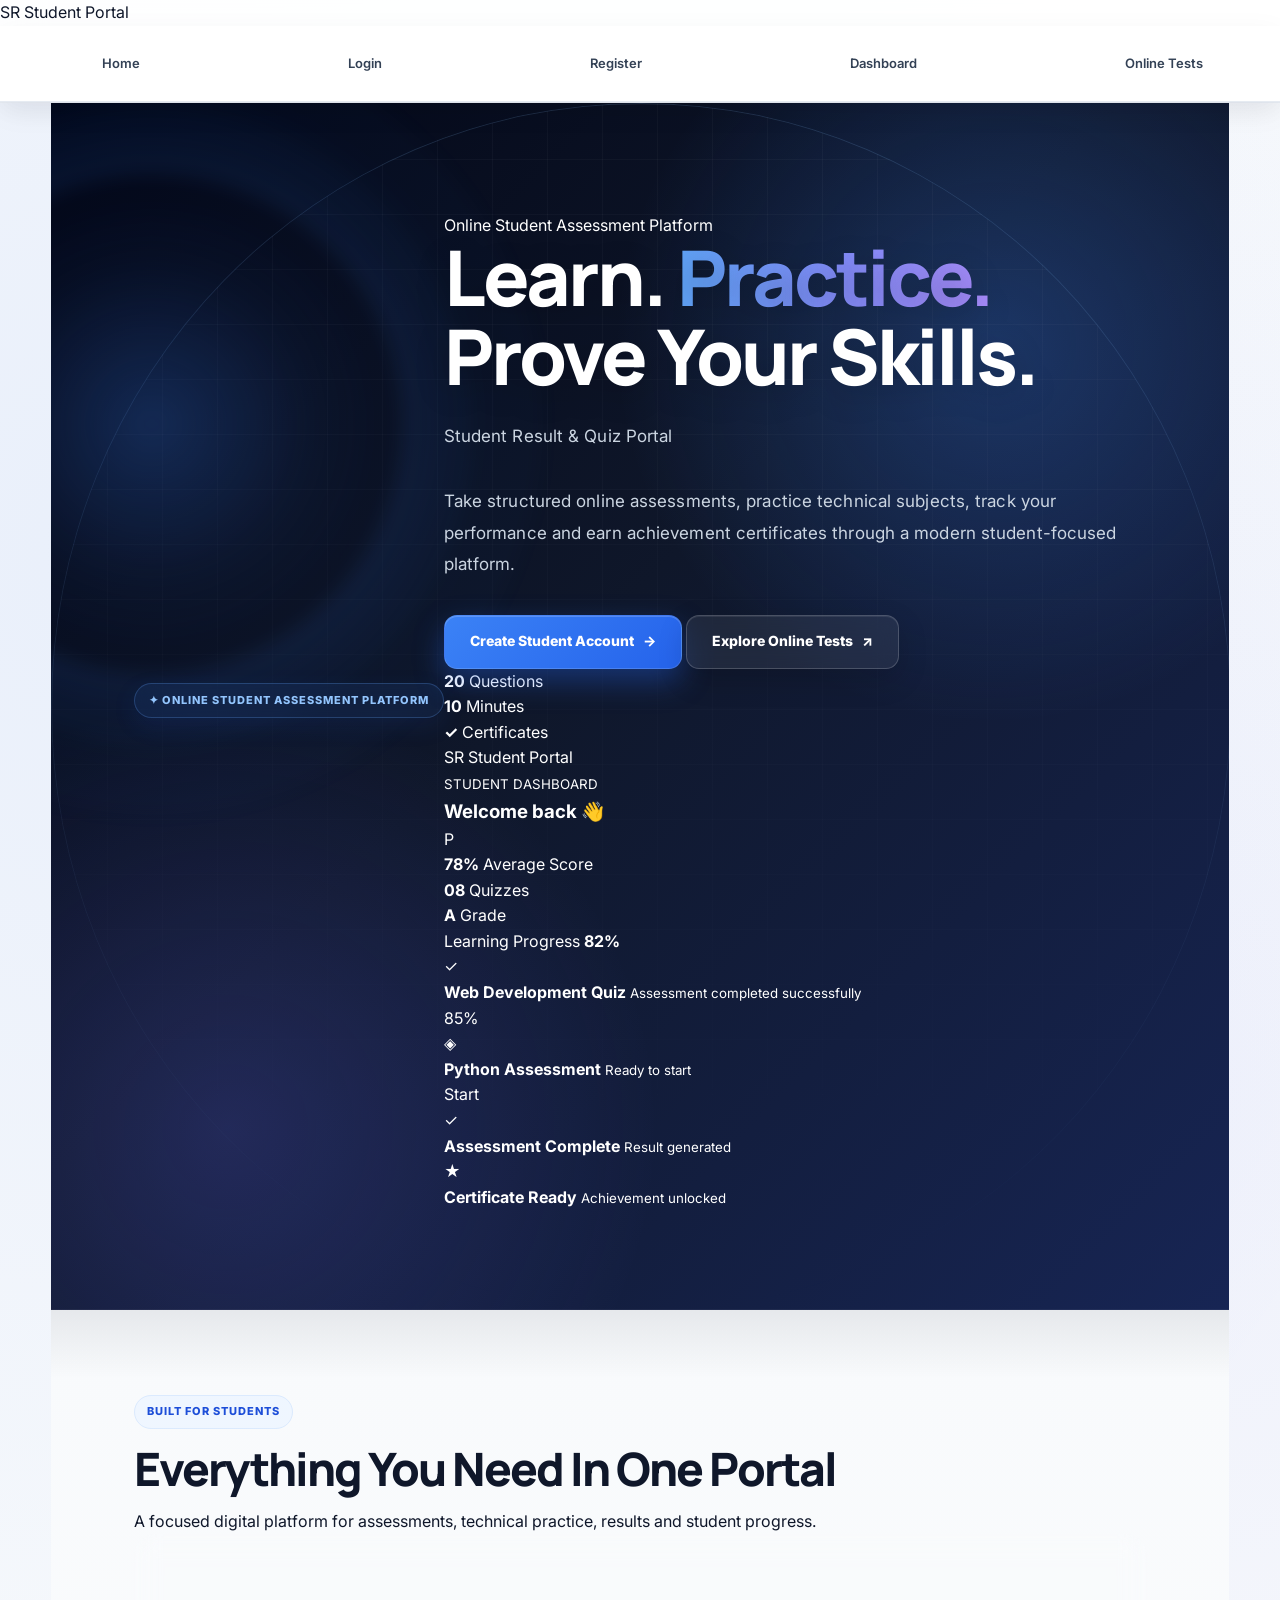
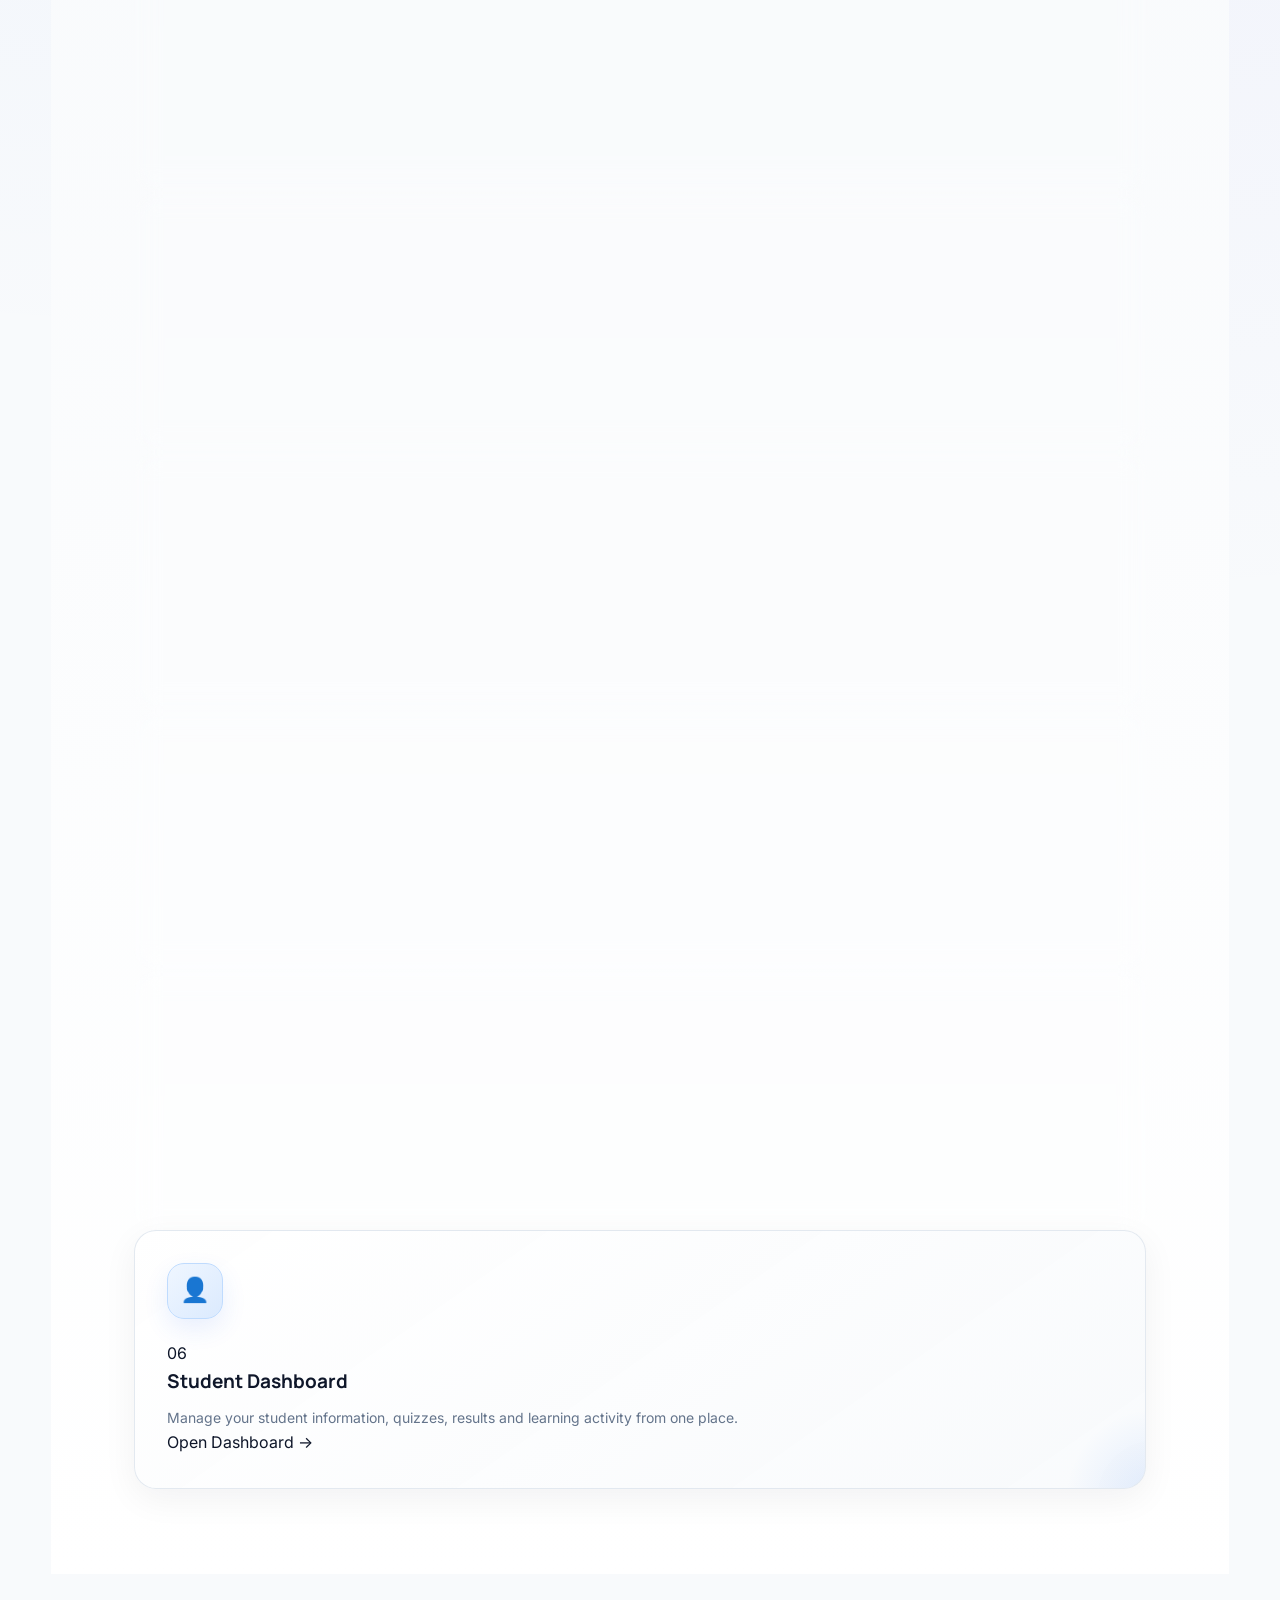
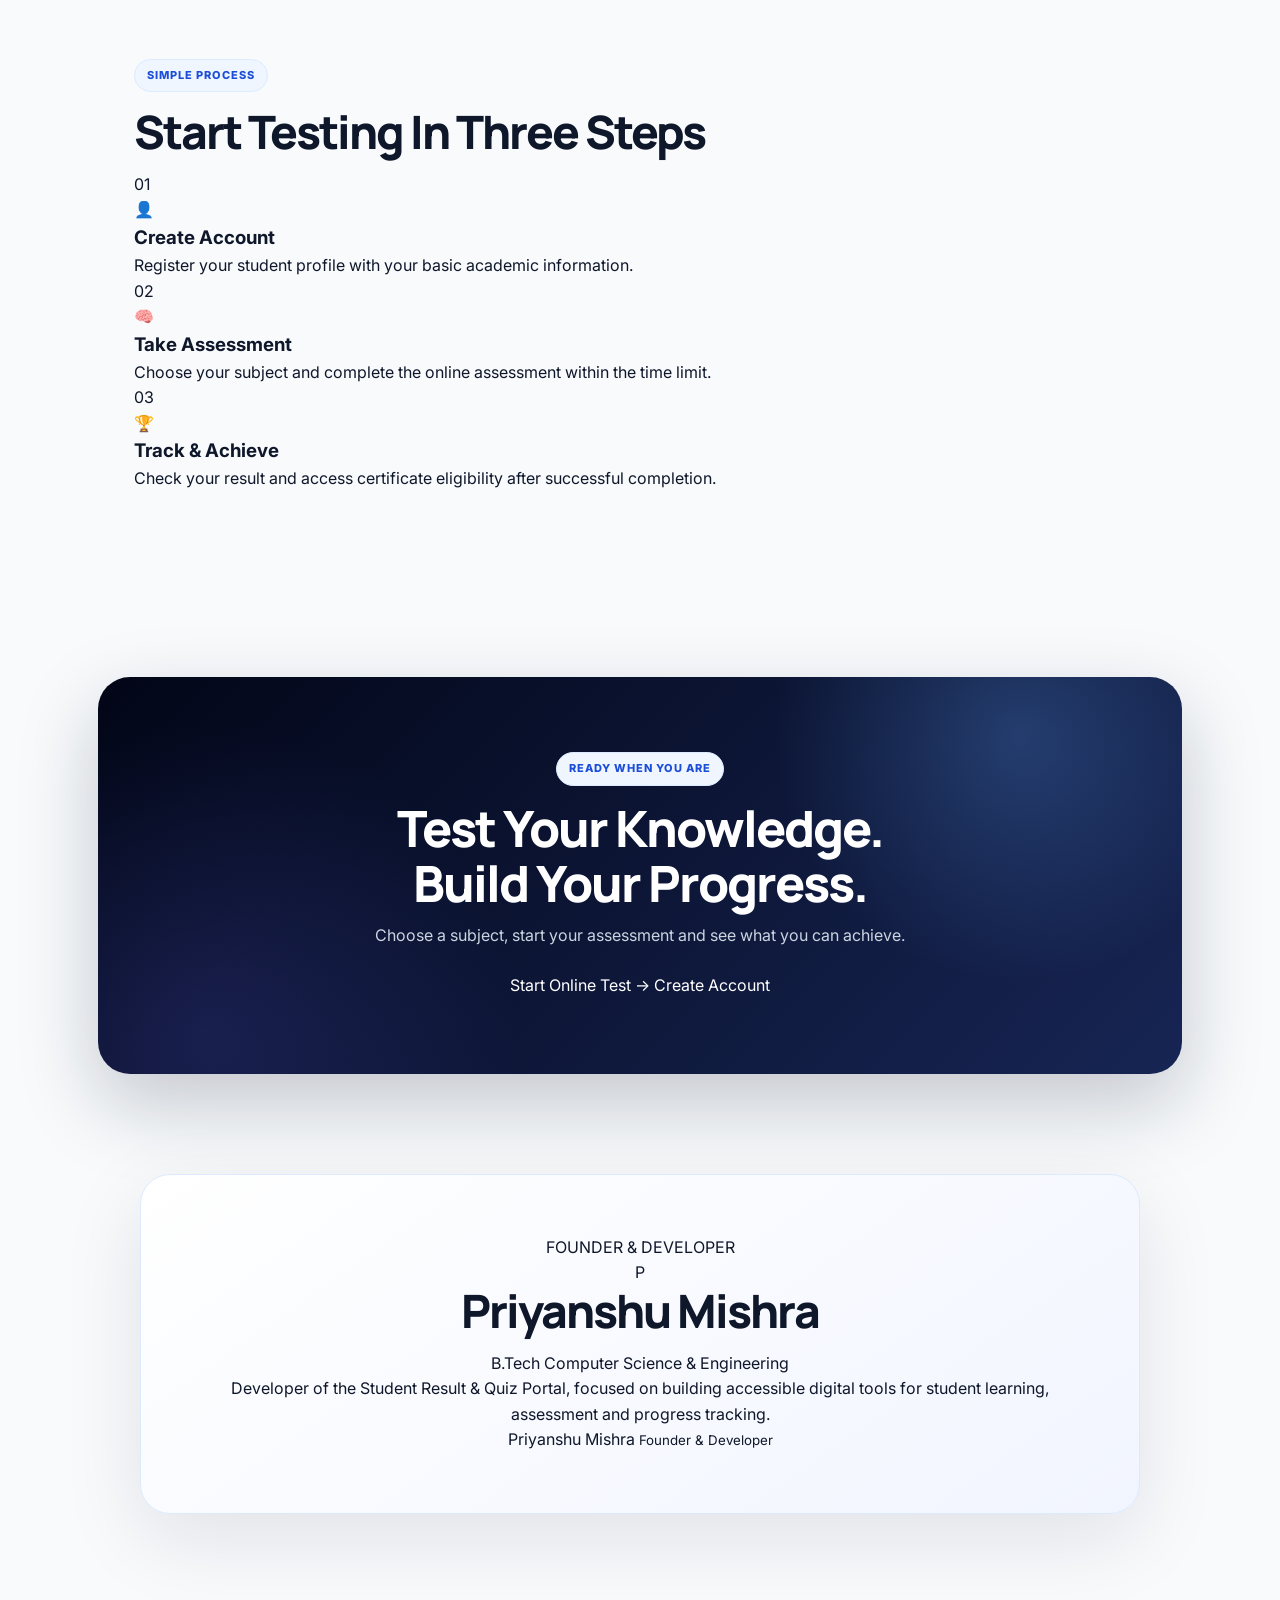
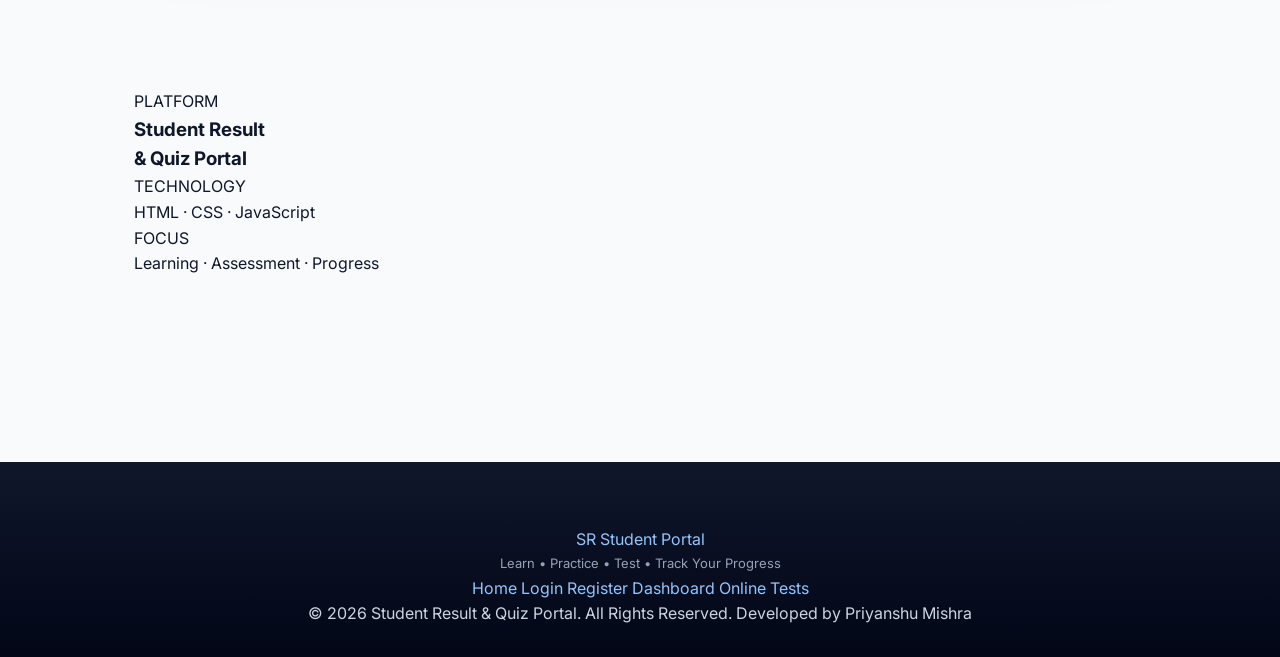
<file: index.html>
<!DOCTYPE html>
<html lang="en">

<head>

    <meta charset="UTF-8">

    <meta
        name="viewport"
        content="width=device-width, initial-scale=1.0"
    >

    <meta
        name="google-site-verification"
        content="sdVPPhBXcVADF5OcNHnqDPqVsSWv40cItouin7mPWJg"
    >

    <title>
        Student Result & Quiz Portal | Online Student Assessment
    </title>

    <meta
        name="description"
        content="Student Result & Quiz Portal for online assessments, quizzes, result tracking and certificate-based learning."
    >

    <meta
        name="keywords"
        content="student portal, online tests, student quiz, DSA quiz, Python quiz, web development quiz, online assessment, certificates"
    >

    <meta
        name="author"
        content="Priyanshu Mishra"
    >

    <link
        rel="stylesheet"
        href="css/style.css"
    >

</head>


<body>


<!-- =====================================================
     HEADER
===================================================== -->

<header class="site-header">

    <div class="header-container">

        <a
            href="index.html"
            class="brand"
        >

            <span class="brand-mark">
                SR
            </span>

            <span>
                Student Portal
            </span>

        </a>


        <nav class="main-navigation">

            <a
                href="index.html"
                class="nav-link active"
            >
                Home
            </a>

            <a
                href="login.html"
                class="nav-link"
            >
                Login
            </a>

            <a
                href="register.html"
                class="nav-link nav-register"
            >
                Register
            </a>

            <a
                href="dashboard.html"
                class="nav-link"
            >
                Dashboard
            </a>

            <a
                href="online-tests.html"
                class="nav-link nav-test"
            >
                Online Tests
            </a>

        </nav>

    </div>

</header>



<!-- =====================================================
     MAIN
===================================================== -->

<main>


<!-- =====================================================
     HERO
===================================================== -->

<section class="hero-section">

    <div class="hero-background-grid"></div>

    <div class="hero-container">


        <!-- LEFT -->

        <div class="hero-content">

            <div class="hero-badge">

                <span class="badge-dot"></span>

                Online Student Assessment Platform

            </div>


            <h1>

                Learn.

                <span>Practice.</span>

                <br>

                Prove Your Skills.

            </h1>


            <p class="hero-subtitle">

                Student Result & Quiz Portal

            </p>


            <p class="hero-description">

                Take structured online assessments, practice
                technical subjects, track your performance and
                earn achievement certificates through a modern
                student-focused platform.

            </p>


            <div class="hero-buttons">

                <a
                    href="register.html"
                    class="primary-button"
                >

                    Create Student Account

                    <span>→</span>

                </a>


                <a
                    href="online-tests.html"
                    class="secondary-button"
                >

                    Explore Online Tests

                    <span>↗</span>

                </a>

            </div>


            <div class="hero-trust">

                <div>
                    <strong>20</strong>
                    <span>Questions</span>
                </div>

                <div>
                    <strong>10</strong>
                    <span>Minutes</span>
                </div>

                <div>
                    <strong>✓</strong>
                    <span>Certificates</span>
                </div>

            </div>

        </div>



        <!-- RIGHT PREMIUM PREVIEW -->

        <div class="hero-visual">

            <div class="dashboard-preview">

                <div class="preview-topbar">

                    <div class="preview-brand">

                        <span class="preview-logo">
                            SR
                        </span>

                        Student Portal

                    </div>

                    <div class="preview-dots">

                        <span></span>
                        <span></span>
                        <span></span>

                    </div>

                </div>


                <div class="preview-body">

                    <div class="preview-welcome">

                        <div>

                            <small>
                                STUDENT DASHBOARD
                            </small>

                            <h3>
                                Welcome back 👋
                            </h3>

                        </div>

                        <div class="preview-avatar">
                            P
                        </div>

                    </div>


                    <div class="preview-stats">

                        <div>
                            <strong>78%</strong>
                            <span>Average Score</span>
                        </div>

                        <div>
                            <strong>08</strong>
                            <span>Quizzes</span>
                        </div>

                        <div>
                            <strong>A</strong>
                            <span>Grade</span>
                        </div>

                    </div>


                    <div class="preview-progress">

                        <div class="preview-progress-title">

                            <span>
                                Learning Progress
                            </span>

                            <strong>
                                82%
                            </strong>

                        </div>

                        <div class="progress-track">

                            <div class="progress-value"></div>

                        </div>

                    </div>


                    <div class="preview-test">

                        <div class="test-icon">
                            ✓
                        </div>

                        <div>

                            <strong>
                                Web Development Quiz
                            </strong>

                            <small>
                                Assessment completed successfully
                            </small>

                        </div>

                        <span class="test-score">
                            85%
                        </span>

                    </div>


                    <div class="preview-test">

                        <div class="test-icon purple">
                            ◈
                        </div>

                        <div>

                            <strong>
                                Python Assessment
                            </strong>

                            <small>
                                Ready to start
                            </small>

                        </div>

                        <span class="test-open">
                            Start
                        </span>

                    </div>

                </div>

            </div>


            <div class="floating-card floating-card-one">

                <span class="floating-icon">
                    ✓
                </span>

                <div>

                    <strong>
                        Assessment Complete
                    </strong>

                    <small>
                        Result generated
                    </small>

                </div>

            </div>


            <div class="floating-card floating-card-two">

                <span class="floating-icon certificate">
                    ★
                </span>

                <div>

                    <strong>
                        Certificate Ready
                    </strong>

                    <small>
                        Achievement unlocked
                    </small>

                </div>

            </div>

        </div>

    </div>

</section>



<!-- =====================================================
     PLATFORM INTRO
===================================================== -->

<section class="intro-section">

    <div class="section-heading">

        <span class="section-label">
            BUILT FOR STUDENTS
        </span>

        <h2>
            Everything You Need
            <span>In One Portal</span>
        </h2>

        <p>
            A focused digital platform for assessments,
            technical practice, results and student progress.
        </p>

    </div>


    <div class="features-grid">


        <div class="feature-card">

            <div class="feature-icon blue">
                📝
            </div>

            <span class="feature-number">
                01
            </span>

            <h3>
                Online Tests
            </h3>

            <p>
                Take structured subject-wise assessments
                with questions, timing and instant results.
            </p>

            <a href="online-tests.html">
                Explore Tests →
            </a>

        </div>



        <div class="feature-card">

            <div class="feature-icon purple">
                ◈
            </div>

            <span class="feature-number">
                02
            </span>

            <h3>
                Technical Subjects
            </h3>

            <p>
                Practice Python, Data Structures & Algorithms,
                Web Development and other technical topics.
            </p>

            <a href="online-tests.html">
                Practice Now →
            </a>

        </div>



        <div class="feature-card">

            <div class="feature-icon green">
                ⏱
            </div>

            <span class="feature-number">
                03
            </span>

            <h3>
                Timed Assessment
            </h3>

            <p>
                Complete your assessment within the defined
                test duration and evaluate your performance.
            </p>

            <a href="online-tests.html">
                Start Assessment →
            </a>

        </div>



        <div class="feature-card">

            <div class="feature-icon orange">
                ◫
            </div>

            <span class="feature-number">
                04
            </span>

            <h3>
                Result Tracking
            </h3>

            <p>
                View scores, percentage, performance and
                assessment history through your portal.
            </p>

            <a href="result.html">
                View Results →
            </a>

        </div>



        <div class="feature-card">

            <div class="feature-icon pink">
                🎓
            </div>

            <span class="feature-number">
                05
            </span>

            <h3>
                Achievement Certificates
            </h3>

            <p>
                Generate an achievement certificate after
                successfully completing eligible assessments.
            </p>

            <a href="certificate.html">
                View Certificate →
            </a>

        </div>



        <div class="feature-card">

            <div class="feature-icon cyan">
                👤
            </div>

            <span class="feature-number">
                06
            </span>

            <h3>
                Student Dashboard
            </h3>

            <p>
                Manage your student information, quizzes,
                results and learning activity from one place.
            </p>

            <a href="dashboard.html">
                Open Dashboard →
            </a>

        </div>

    </div>

</section>



<!-- =====================================================
     HOW IT WORKS
===================================================== -->

<section class="process-section">

    <div class="section-heading center">

        <span class="section-label">
            SIMPLE PROCESS
        </span>

        <h2>
            Start Testing In
            <span>Three Steps</span>
        </h2>

    </div>


    <div class="process-grid">


        <div class="process-card">

            <span class="process-number">
                01
            </span>

            <div class="process-icon">
                👤
            </div>

            <h3>
                Create Account
            </h3>

            <p>
                Register your student profile with your
                basic academic information.
            </p>

        </div>



        <div class="process-line"></div>


        <div class="process-card">

            <span class="process-number">
                02
            </span>

            <div class="process-icon">
                🧠
            </div>

            <h3>
                Take Assessment
            </h3>

            <p>
                Choose your subject and complete the
                online assessment within the time limit.
            </p>

        </div>



        <div class="process-line"></div>


        <div class="process-card">

            <span class="process-number">
                03
            </span>

            <div class="process-icon">
                🏆
            </div>

            <h3>
                Track & Achieve
            </h3>

            <p>
                Check your result and access certificate
                eligibility after successful completion.
            </p>

        </div>

    </div>

</section>



<!-- =====================================================
     CTA
===================================================== -->

<section class="cta-section">

    <div class="cta-glow"></div>

    <div class="cta-content">

        <span class="section-label light">
            READY WHEN YOU ARE
        </span>

        <h2>
            Test Your Knowledge.
            <br>
            Build Your Progress.
        </h2>

        <p>
            Choose a subject, start your assessment and
            see what you can achieve.
        </p>

        <div class="cta-buttons">

            <a
                href="online-tests.html"
                class="primary-button"
            >
                Start Online Test →
            </a>

            <a
                href="register.html"
                class="cta-outline"
            >
                Create Account
            </a>

        </div>

    </div>

</section>



<!-- =====================================================
     FOUNDER
===================================================== -->

<section class="founder-section">

    <div class="founder-card">


        <div class="founder-badge">
            FOUNDER & DEVELOPER
        </div>


        <div class="founder-avatar">
            P
        </div>


        <h2>
            Priyanshu Mishra
        </h2>


        <p class="founder-role">
            B.Tech Computer Science & Engineering
        </p>


        <p class="founder-description">

            Developer of the Student Result & Quiz Portal,
            focused on building accessible digital tools
            for student learning, assessment and progress
            tracking.

        </p>


        <div class="founder-signature">

            <span>
                Priyanshu Mishra
            </span>

            <small>
                Founder & Developer
            </small>

        </div>

    </div>

</section>



<!-- =====================================================
     FINAL INFO
===================================================== -->

<section class="platform-info">

    <div class="platform-info-grid">


        <div>

            <span class="info-label">
                PLATFORM
            </span>

            <h3>
                Student Result
                <br>
                & Quiz Portal
            </h3>

        </div>


        <div>

            <span class="info-label">
                TECHNOLOGY
            </span>

            <p>
                HTML · CSS · JavaScript
            </p>

        </div>


        <div>

            <span class="info-label">
                FOCUS
            </span>

            <p>
                Learning · Assessment · Progress
            </p>

        </div>


    </div>

</section>


</main>



<!-- =====================================================
     FOOTER
===================================================== -->

<footer class="site-footer">

    <div class="footer-container">


        <div class="footer-main">

            <div>

                <a
                    href="index.html"
                    class="footer-brand"
                >

                    <span class="brand-mark">
                        SR
                    </span>

                    Student Portal

                </a>

                <p>
                    Learn • Practice • Test • Track Your Progress
                </p>

            </div>


            <div class="footer-links">

                <a href="index.html">
                    Home
                </a>

                <a href="login.html">
                    Login
                </a>

                <a href="register.html">
                    Register
                </a>

                <a href="dashboard.html">
                    Dashboard
                </a>

                <a href="online-tests.html">
                    Online Tests
                </a>

            </div>

        </div>


        <div class="footer-bottom">

            <span>
                © 2026 Student Result & Quiz Portal.
                All Rights Reserved.
            </span>

            <span>
                Developed by Priyanshu Mishra
            </span>

        </div>

    </div>

</footer>



<script src="js/script.js"></script>

</body>

</html>
</file>
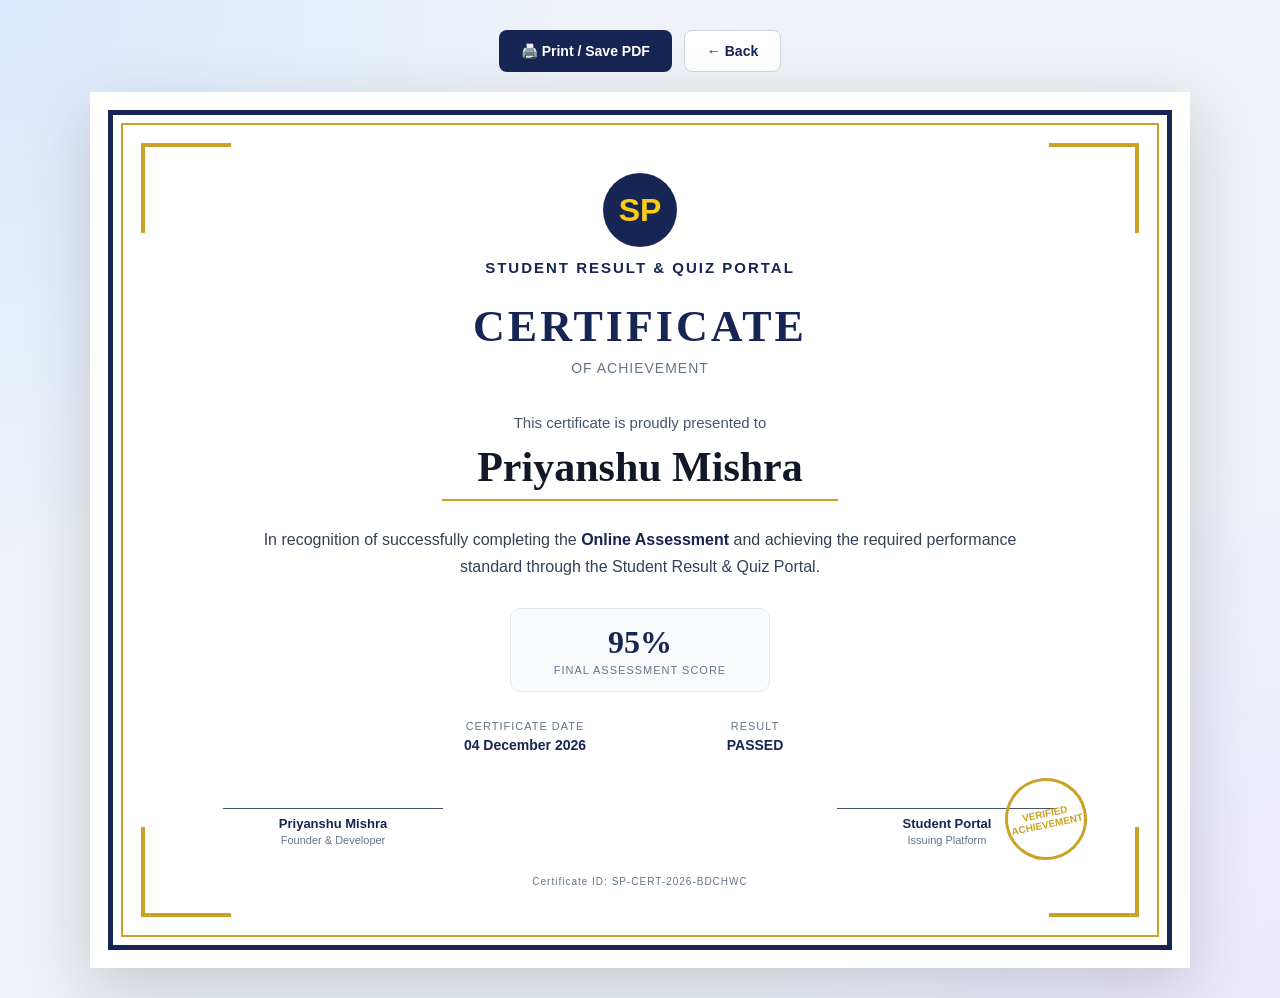
<file: certificate.html>
<!DOCTYPE html>
<html lang="en">
<head>
    <meta charset="UTF-8">

    <meta name="viewport"
          content="width=device-width, initial-scale=1.0">

    <title>Certificate of Achievement | Student Portal</title>

    <style>
        * {
            box-sizing: border-box;
            margin: 0;
            padding: 0;
        }

        body {
            min-height: 100vh;
            font-family: Georgia, "Times New Roman", serif;
            background:
                radial-gradient(circle at top left, #dbeafe, transparent 35%),
                radial-gradient(circle at bottom right, #ede9fe, transparent 35%),
                #eef2f7;
            display: flex;
            justify-content: center;
            align-items: center;
            padding: 30px;
        }

        .page {
            width: 100%;
            max-width: 1100px;
        }

        .actions {
            display: flex;
            justify-content: center;
            gap: 12px;
            margin-bottom: 20px;
            font-family: Arial, sans-serif;
        }

        .btn {
            border: none;
            padding: 12px 22px;
            border-radius: 8px;
            cursor: pointer;
            font-weight: 700;
            font-size: 14px;
        }

        .print-btn {
            background: #172554;
            color: white;
        }

        .back-btn {
            background: white;
            color: #172554;
            border: 1px solid #cbd5e1;
        }

        .certificate {
            position: relative;
            background: #fff;
            padding: 18px;
            box-shadow: 0 20px 60px rgba(15, 23, 42, 0.18);
        }

        .outer-border {
            border: 5px solid #172554;
            padding: 8px;
        }

        .inner-border {
            border: 2px solid #c9a227;
            min-height: 700px;
            padding: 48px 55px;
            position: relative;
            text-align: center;
            overflow: hidden;
        }

        .corner {
            position: absolute;
            width: 90px;
            height: 90px;
            border-color: #c9a227;
            border-style: solid;
        }

        .top-left {
            top: 18px;
            left: 18px;
            border-width: 4px 0 0 4px;
        }

        .top-right {
            top: 18px;
            right: 18px;
            border-width: 4px 4px 0 0;
        }

        .bottom-left {
            bottom: 18px;
            left: 18px;
            border-width: 0 0 4px 4px;
        }

        .bottom-right {
            bottom: 18px;
            right: 18px;
            border-width: 0 4px 4px 0;
        }

        .logo-circle {
            width: 74px;
            height: 74px;
            margin: 0 auto 12px;
            border-radius: 50%;
            background: #172554;
            color: #facc15;
            display: flex;
            align-items: center;
            justify-content: center;
            font-family: Arial, sans-serif;
            font-size: 32px;
            font-weight: 800;
        }

        .organization {
            font-family: Arial, sans-serif;
            color: #172554;
            font-size: 15px;
            font-weight: 800;
            letter-spacing: 2px;
            text-transform: uppercase;
        }

        .certificate-title {
            margin-top: 25px;
            color: #172554;
            font-size: 44px;
            letter-spacing: 3px;
            text-transform: uppercase;
        }

        .subtitle {
            margin-top: 8px;
            color: #64748b;
            font-family: Arial, sans-serif;
            font-size: 14px;
            letter-spacing: 1px;
        }

        .presented {
            margin-top: 38px;
            font-family: Arial, sans-serif;
            color: #475569;
            font-size: 15px;
        }

        .student-name {
            margin-top: 12px;
            color: #111827;
            font-size: 42px;
            font-weight: 700;
            border-bottom: 2px solid #c9a227;
            display: inline-block;
            padding: 0 35px 8px;
        }

        .achievement-text {
            max-width: 760px;
            margin: 25px auto 0;
            font-family: Arial, sans-serif;
            color: #334155;
            line-height: 1.7;
            font-size: 16px;
        }

        .test-name {
            color: #172554;
            font-weight: 800;
        }

        .score-box {
            margin: 28px auto;
            width: 260px;
            padding: 15px;
            border: 1px solid #e2e8f0;
            background: #f8fafc;
            border-radius: 10px;
        }

        .score {
            font-size: 32px;
            color: #172554;
            font-weight: 800;
        }

        .score-label {
            margin-top: 3px;
            font-family: Arial, sans-serif;
            font-size: 11px;
            color: #64748b;
            text-transform: uppercase;
            letter-spacing: 1px;
        }

        .details {
            display: flex;
            justify-content: center;
            gap: 60px;
            margin-top: 20px;
            font-family: Arial, sans-serif;
        }

        .detail-item {
            min-width: 170px;
        }

        .detail-label {
            color: #64748b;
            font-size: 11px;
            text-transform: uppercase;
            letter-spacing: 1px;
        }

        .detail-value {
            margin-top: 5px;
            color: #172554;
            font-weight: 700;
            font-size: 14px;
        }

        .signatures {
            display: flex;
            justify-content: space-between;
            margin-top: 55px;
            padding: 0 45px;
            font-family: Arial, sans-serif;
        }

        .signature {
            width: 220px;
        }

        .signature-line {
            border-top: 1px solid #475569;
            padding-top: 7px;
            color: #172554;
            font-weight: 700;
            font-size: 13px;
        }

        .signature-role {
            color: #64748b;
            font-size: 11px;
            margin-top: 3px;
        }

        .certificate-id {
            margin-top: 30px;
            font-family: Arial, sans-serif;
            color: #64748b;
            font-size: 10px;
            letter-spacing: 1px;
        }

        .seal {
            position: absolute;
            right: 70px;
            bottom: 75px;
            width: 82px;
            height: 82px;
            border: 3px solid #c9a227;
            border-radius: 50%;
            display: flex;
            align-items: center;
            justify-content: center;
            color: #c9a227;
            font-family: Arial, sans-serif;
            font-size: 10px;
            font-weight: 800;
            text-align: center;
            transform: rotate(-12deg);
        }

        @media (max-width: 700px) {
            body {
                padding: 10px;
            }

            .inner-border {
                padding: 35px 20px;
            }

            .certificate-title {
                font-size: 28px;
            }

            .student-name {
                font-size: 28px;
                padding-left: 10px;
                padding-right: 10px;
            }

            .details {
                flex-direction: column;
                gap: 12px;
            }

            .signatures {
                padding: 0;
                gap: 20px;
                flex-direction: column;
                align-items: center;
            }

            .seal {
                position: static;
                margin: 25px auto 0;
            }
        }

        @media print {
            body {
                background: white;
                padding: 0;
            }

            .actions {
                display: none;
            }

            .certificate {
                box-shadow: none;
            }

            @page {
                size: A4 landscape;
                margin: 0;
            }
        }
    </style>
</head>

<body>

<div class="page">

    <div class="actions">

        <button class="btn print-btn"
                onclick="window.print()">
            🖨️ Print / Save PDF
        </button>

        <button class="btn back-btn"
                onclick="history.back()">
            ← Back
        </button>

    </div>

    <div class="certificate">

        <div class="outer-border">

            <div class="inner-border">

                <div class="corner top-left"></div>
                <div class="corner top-right"></div>
                <div class="corner bottom-left"></div>
                <div class="corner bottom-right"></div>

                <div class="logo-circle">
                    SP
                </div>

                <div class="organization">
                    Student Result & Quiz Portal
                </div>

                <h1 class="certificate-title">
                    Certificate
                </h1>

                <div class="subtitle">
                    OF ACHIEVEMENT
                </div>

                <div class="presented">
                    This certificate is proudly presented to
                </div>

                <div class="student-name" id="studentName">
                    Priyanshu Mishra
                </div>

                <p class="achievement-text">
                    In recognition of successfully completing the
                    <span class="test-name" id="testName">
                        Online Assessment
                    </span>
                    and achieving the required performance standard
                    through the Student Result & Quiz Portal.
                </p>

                <div class="score-box">

                    <div class="score"
                         id="score">
                        95%
                    </div>

                    <div class="score-label">
                        Final Assessment Score
                    </div>

                </div>

                <div class="details">

                    <div class="detail-item">

                        <div class="detail-label">
                            Certificate Date
                        </div>

                        <div class="detail-value"
                             id="certificateDate">
                            —
                        </div>

                    </div>

                    <div class="detail-item">

                        <div class="detail-label">
                            Result
                        </div>

                        <div class="detail-value">
                            PASSED
                        </div>

                    </div>

                </div>

                <div class="signatures">

                    <div class="signature">

                        <div class="signature-line">
                            Priyanshu Mishra
                        </div>

                        <div class="signature-role">
                            Founder & Developer
                        </div>

                    </div>

                    <div class="signature">

                        <div class="signature-line">
                            Student Portal
                        </div>

                        <div class="signature-role">
                            Issuing Platform
                        </div>

                    </div>

                </div>

                <div class="seal">
                    VERIFIED<br>
                    ACHIEVEMENT
                </div>

                <div class="certificate-id">
                    Certificate ID:
                    <span id="certificateId">
                        SP-CERT-2026
                    </span>
                </div>

            </div>

        </div>

    </div>

</div>


<script>

    /*
       Read available student/test information
       from URL parameters when supplied.
    */

    const params = new URLSearchParams(window.location.search);

    const name =
        params.get("name") ||
        localStorage.getItem("studentName") ||
        "Priyanshu Mishra";

    const test =
        params.get("test") ||
        localStorage.getItem("lastTestName") ||
        "Online Assessment";

    const score =
        params.get("score") ||
        localStorage.getItem("lastTestScore") ||
        "95";

    document.getElementById("studentName").textContent = name;

    document.getElementById("testName").textContent = test;

    document.getElementById("score").textContent =
        score.toString().includes("%")
        ? score
        : score + "%";


    const today = new Date();

    const formattedDate =
        today.toLocaleDateString("en-IN", {
            day: "2-digit",
            month: "long",
            year: "numeric"
        });

    document.getElementById("certificateDate")
        .textContent = formattedDate;


    /*
       Create a certificate ID.
    */

    const certificateId =
        "SP-CERT-" +
        today.getFullYear() +
        "-" +
        Math.random()
            .toString(36)
            .substring(2, 8)
            .toUpperCase();

    document.getElementById("certificateId")
        .textContent = certificateId;

</script>

</body>
</html>
</file>
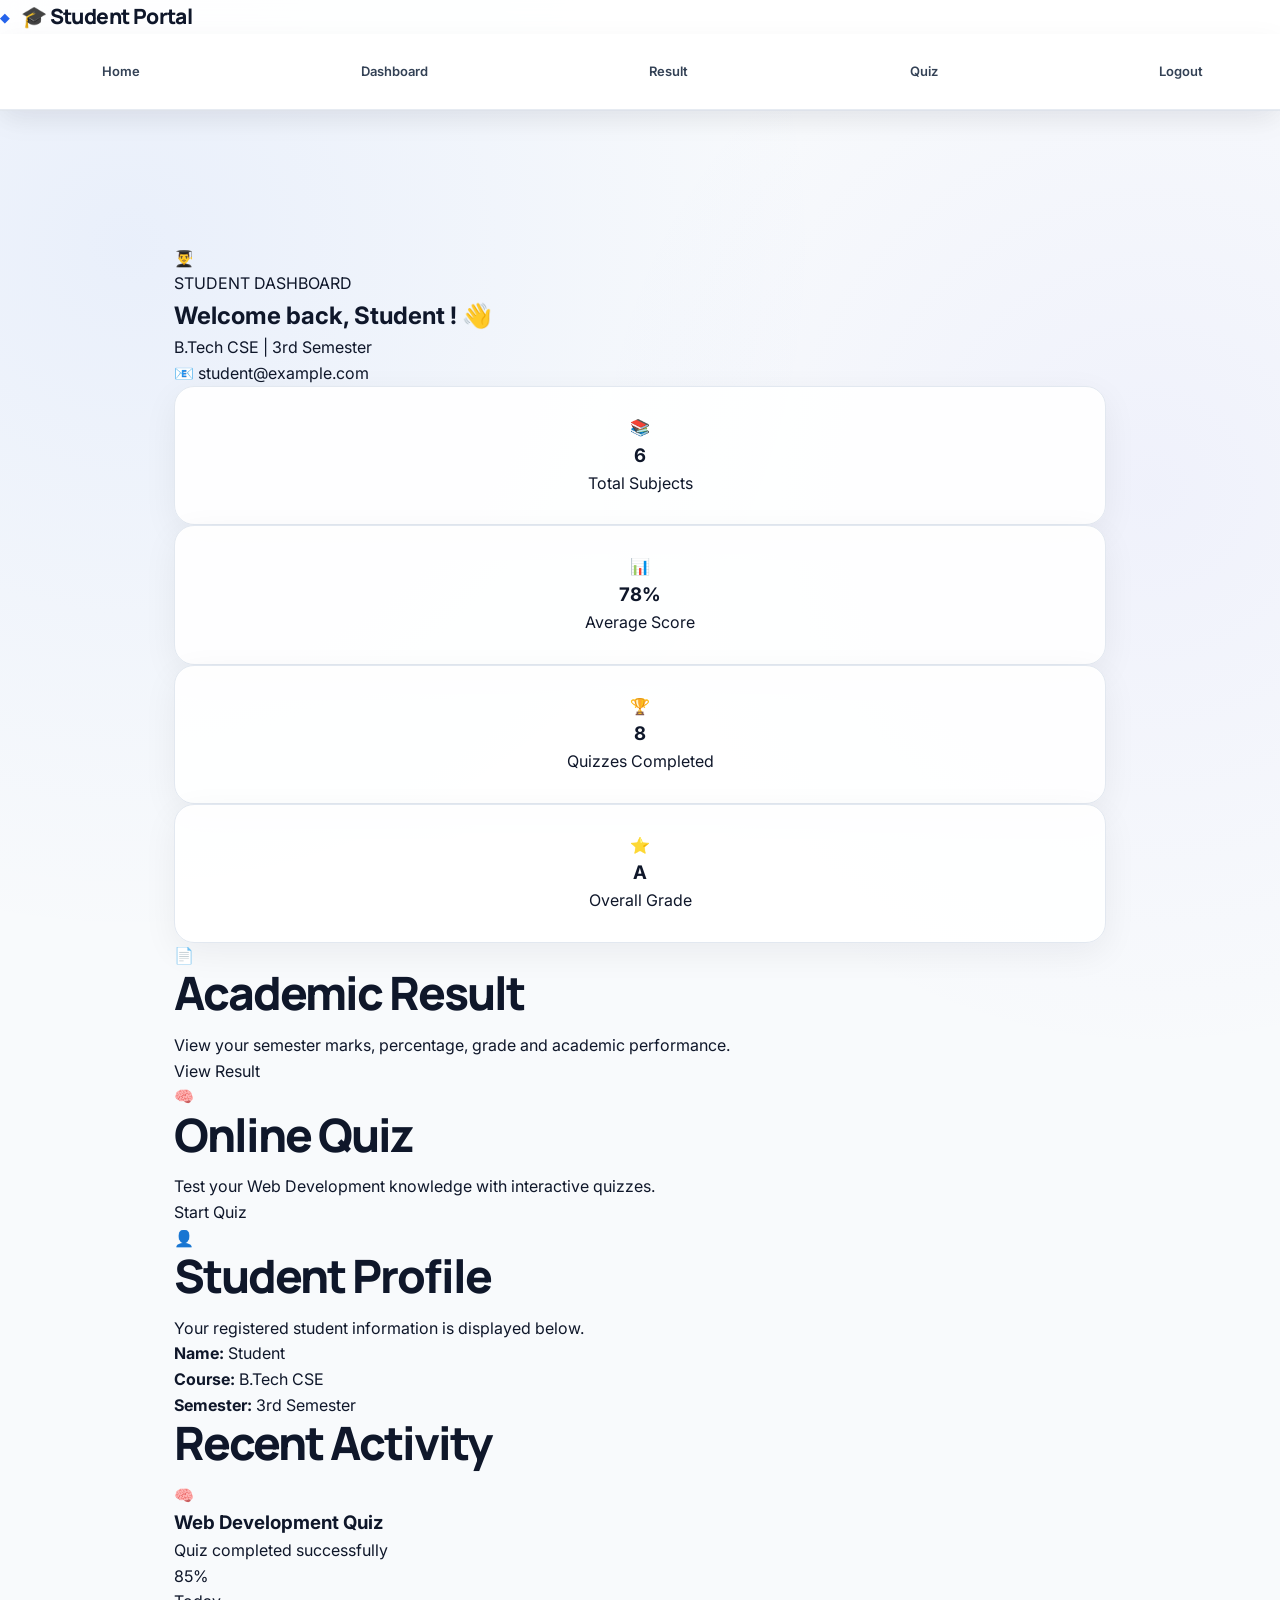
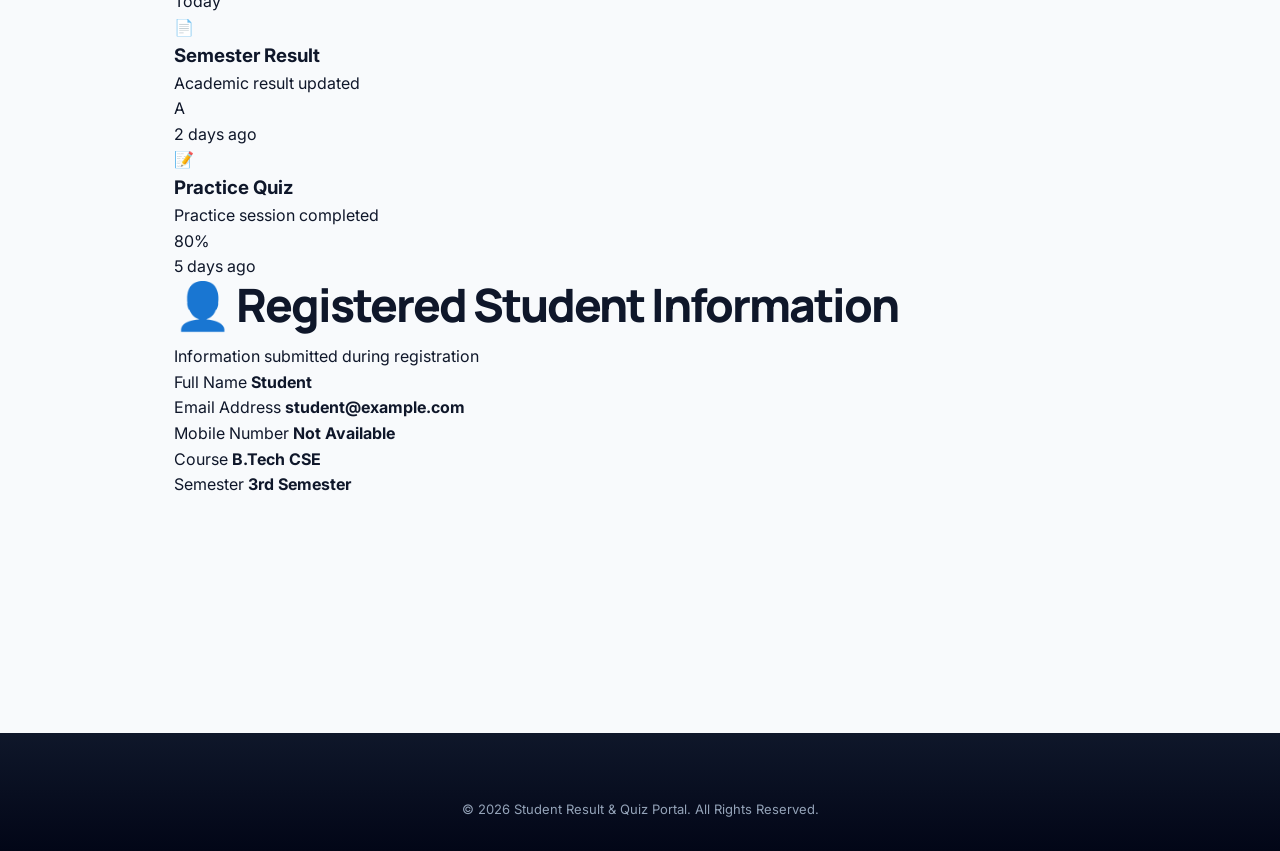
<file: dashboard.html>
<!DOCTYPE html>
<html lang="en">
<head>
    <meta charset="UTF-8">
    <meta name="viewport" content="width=device-width, initial-scale=1.0">

    <title>Student Dashboard | Student Result & Quiz Portal</title>

    <link rel="stylesheet" href="css/style.css">
</head>

<body>

    <!-- HEADER -->
    <header class="main-header">

        <div class="header-container">

            <div class="logo">
                🎓 Student Portal
            </div>

            <nav class="main-nav">

                <a href="index.html">Home</a>

                <a href="dashboard.html" class="active">
                    Dashboard
                </a>

                <a href="result.html">
                    Result
                </a>

                <a href="quiz.html">
                    Quiz
                </a>

                <a href="#" onclick="logoutStudent(); return false;">
                    Logout
                </a>

            </nav>

        </div>

    </header>


    <!-- DASHBOARD -->
    <main>

        <section class="dashboard-section">

            <div class="dashboard-container">


                <!-- WELCOME CARD -->
                <div class="dashboard-welcome">

                    <div class="welcome-content">

                        <div class="student-avatar">
                            👨‍🎓
                        </div>

                        <div>

                            <p class="welcome-label">
                                STUDENT DASHBOARD
                            </p>

                            <h1>
                                Welcome back,
                                <span id="studentName">
                                    Student
                                </span>! 👋
                            </h1>

                            <p class="student-basic-info">

                                <span id="studentCourse">
                                    B.Tech CSE
                                </span>

                                <span class="divider">|</span>

                                <span id="studentSemester">
                                    3rd Semester
                                </span>

                            </p>

                            <p class="student-email">

                                📧
                                <span id="studentEmail">
                                    student@example.com
                                </span>

                            </p>

                        </div>

                    </div>

                </div>


                <!-- STATISTICS -->
                <div class="stats-grid">


                    <div class="stat-card">

                        <div class="stat-icon">
                            📚
                        </div>

                        <div>

                            <h3>
                                6
                            </h3>

                            <p>
                                Total Subjects
                            </p>

                        </div>

                    </div>


                    <div class="stat-card">

                        <div class="stat-icon">
                            📊
                        </div>

                        <div>

                            <h3>
                                78%
                            </h3>

                            <p>
                                Average Score
                            </p>

                        </div>

                    </div>


                    <div class="stat-card">

                        <div class="stat-icon">
                            🏆
                        </div>

                        <div>

                            <h3>
                                8
                            </h3>

                            <p>
                                Quizzes Completed
                            </p>

                        </div>

                    </div>


                    <div class="stat-card">

                        <div class="stat-icon">
                            ⭐
                        </div>

                        <div>

                            <h3>
                                A
                            </h3>

                            <p>
                                Overall Grade
                            </p>

                        </div>

                    </div>

                </div>


                <!-- MAIN DASHBOARD CARDS -->
                <div class="dashboard-grid">


                    <!-- RESULT CARD -->
                    <div class="dashboard-card">

                        <div class="dashboard-card-icon">
                            📄
                        </div>

                        <h2>
                            Academic Result
                        </h2>

                        <p>
                            View your semester marks,
                            percentage, grade and
                            academic performance.
                        </p>

                        <a
                            href="result.html"
                            class="dashboard-btn"
                        >
                            View Result
                        </a>

                    </div>


                    <!-- QUIZ CARD -->
                    <div class="dashboard-card">

                        <div class="dashboard-card-icon">
                            🧠
                        </div>

                        <h2>
                            Online Quiz
                        </h2>

                        <p>
                            Test your Web Development
                            knowledge with interactive
                            quizzes.
                        </p>

                        <a
                            href="quiz.html"
                            class="dashboard-btn"
                        >
                            Start Quiz
                        </a>

                    </div>


                    <!-- PROFILE CARD -->
                    <div class="dashboard-card">

                        <div class="dashboard-card-icon">
                            👤
                        </div>

                        <h2>
                            Student Profile
                        </h2>

                        <p>
                            Your registered student
                            information is displayed
                            below.
                        </p>

                        <div class="profile-mini">

                            <p>
                                <strong>Name:</strong>
                                <span id="profileName">
                                    Student
                                </span>
                            </p>

                            <p>
                                <strong>Course:</strong>
                                <span id="profileCourse">
                                    B.Tech CSE
                                </span>
                            </p>

                            <p>
                                <strong>Semester:</strong>
                                <span id="profileSemester">
                                    3rd Semester
                                </span>
                            </p>

                        </div>

                    </div>

                </div>


                <!-- RECENT ACTIVITY -->
                <div class="activity-card">

                    <div class="activity-header">

                        <h2>
                            Recent Activity
                        </h2>

                    </div>


                    <div class="activity-list">


                        <div class="activity-item">

                            <div class="activity-icon">
                                🧠
                            </div>

                            <div class="activity-content">

                                <h3>
                                    Web Development Quiz
                                </h3>

                                <p>
                                    Quiz completed successfully
                                </p>

                            </div>

                            <div class="activity-score">
                                85%
                            </div>

                            <div class="activity-date">
                                Today
                            </div>

                        </div>


                        <div class="activity-item">

                            <div class="activity-icon">
                                📄
                            </div>

                            <div class="activity-content">

                                <h3>
                                    Semester Result
                                </h3>

                                <p>
                                    Academic result updated
                                </p>

                            </div>

                            <div class="activity-score">
                                A
                            </div>

                            <div class="activity-date">
                                2 days ago
                            </div>

                        </div>


                        <div class="activity-item">

                            <div class="activity-icon">
                                📝
                            </div>

                            <div class="activity-content">

                                <h3>
                                    Practice Quiz
                                </h3>

                                <p>
                                    Practice session completed
                                </p>

                            </div>

                            <div class="activity-score">
                                80%
                            </div>

                            <div class="activity-date">
                                5 days ago
                            </div>

                        </div>


                    </div>

                </div>


                <!-- STUDENT INFORMATION -->
                <div class="student-info-card">

                    <div class="student-info-heading">

                        <h2>
                            👤 Registered Student Information
                        </h2>

                        <p>
                            Information submitted during registration
                        </p>

                    </div>


                    <div class="student-info-grid">


                        <div class="info-box">

                            <span>
                                Full Name
                            </span>

                            <strong id="infoName">
                                Student
                            </strong>

                        </div>


                        <div class="info-box">

                            <span>
                                Email Address
                            </span>

                            <strong id="infoEmail">
                                student@example.com
                            </strong>

                        </div>


                        <div class="info-box">

                            <span>
                                Mobile Number
                            </span>

                            <strong id="infoPhone">
                                Not Available
                            </strong>

                        </div>


                        <div class="info-box">

                            <span>
                                Course
                            </span>

                            <strong id="infoCourse">
                                B.Tech CSE
                            </strong>

                        </div>


                        <div class="info-box">

                            <span>
                                Semester
                            </span>

                            <strong id="infoSemester">
                                3rd Semester
                            </strong>

                        </div>


                    </div>

                </div>


            </div>

        </section>

    </main>


    <!-- FOOTER -->
    <footer class="main-footer">

        <p>
            © 2026 Student Result & Quiz Portal.
            All Rights Reserved.
        </p>

    </footer>


    <!-- JAVASCRIPT -->
    <script src="js/script.js"></script>

</body>
</html>
</file>
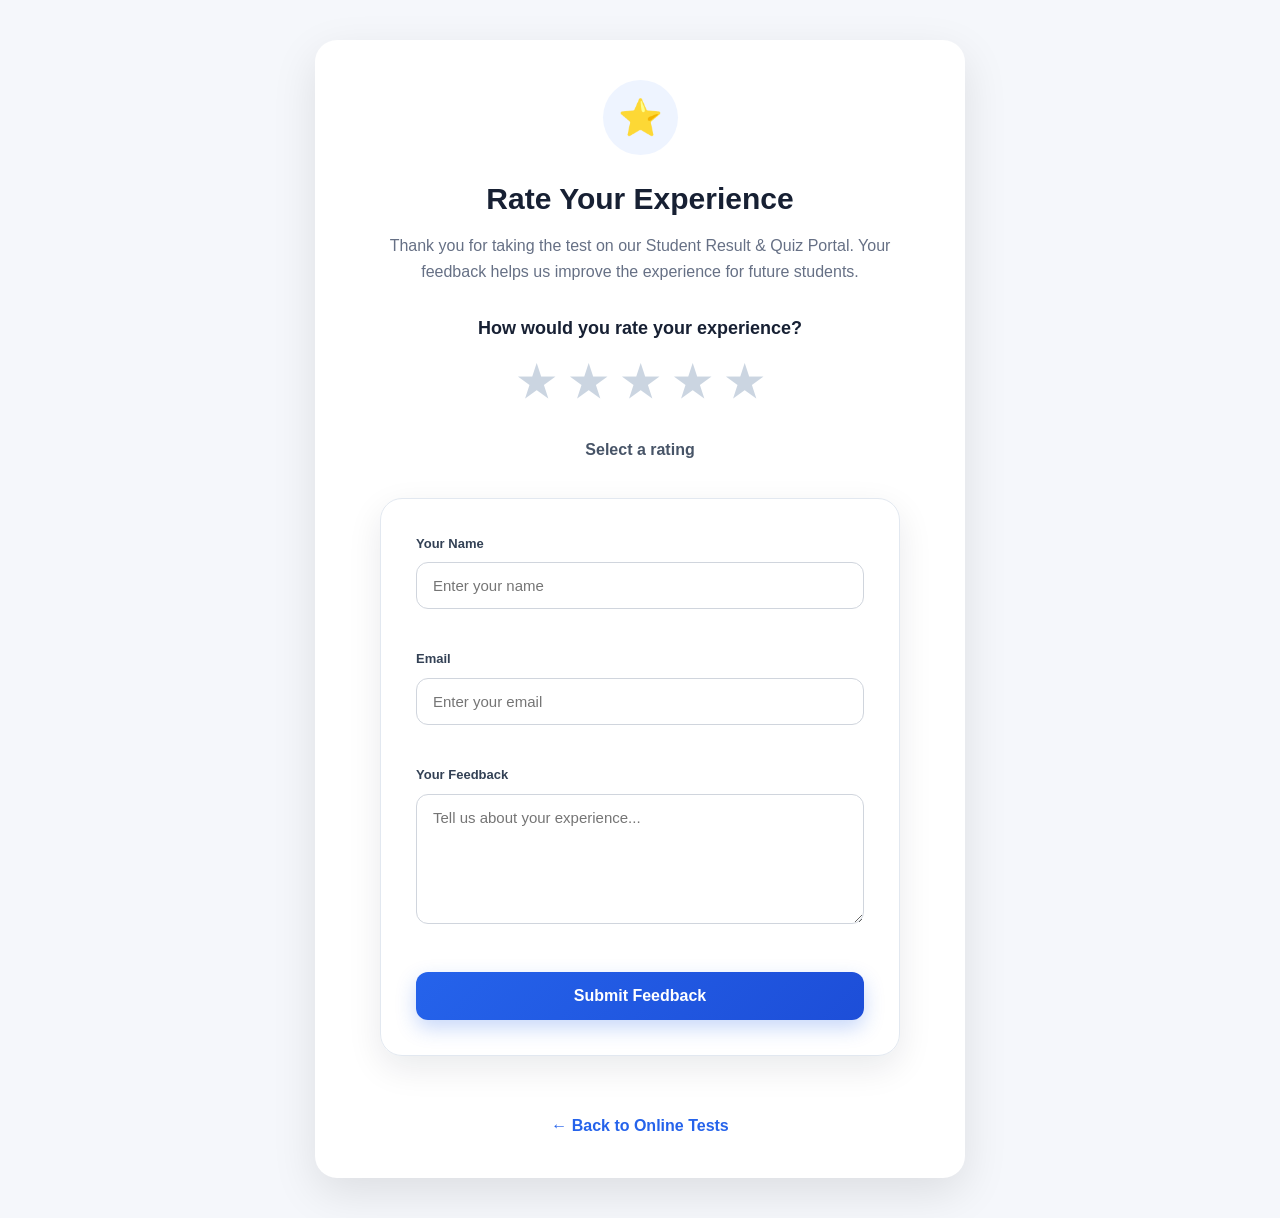
<file: feedback.html>
<!DOCTYPE html>
<html lang="en">
<head>
    <meta charset="UTF-8">
    <meta name="viewport" content="width=device-width, initial-scale=1.0">

    <title>Rate Your Experience | Student Result & Quiz Portal</title>

    <link rel="stylesheet" href="css/style.css">

    <style>
        * {
            box-sizing: border-box;
        }

        body {
            margin: 0;
            font-family: Arial, sans-serif;
            background: #f5f7fb;
            color: #172033;
        }

        .feedback-page {
            min-height: 100vh;
            display: flex;
            align-items: center;
            justify-content: center;
            padding: 40px 20px;
        }

        .feedback-container {
            width: 100%;
            max-width: 650px;
        }

        .feedback-card {
            background: #ffffff;
            border-radius: 22px;
            padding: 40px;
            box-shadow: 0 15px 45px rgba(0, 0, 0, 0.10);
            text-align: center;
        }

        .feedback-icon {
            width: 75px;
            height: 75px;
            margin: 0 auto 20px;
            border-radius: 50%;
            background: #eef4ff;
            display: flex;
            align-items: center;
            justify-content: center;
            font-size: 36px;
        }

        .feedback-card h1 {
            margin: 0 0 10px;
            font-size: 30px;
        }

        .feedback-card .subtitle {
            color: #667085;
            line-height: 1.6;
            margin-bottom: 30px;
        }

        .rating-title {
            font-size: 18px;
            font-weight: 700;
            margin-bottom: 15px;
        }

        .stars {
            display: flex;
            justify-content: center;
            gap: 8px;
            margin-bottom: 30px;
        }

        .star {
            border: none;
            background: transparent;
            font-size: 42px;
            cursor: pointer;
            color: #cbd5e1;
            transition: 0.2s;
            padding: 0 3px;
        }

        .star:hover {
            transform: scale(1.15);
        }

        .star.active {
            color: #f5b301;
        }

        .rating-text {
            min-height: 24px;
            color: #475467;
            font-weight: 600;
            margin-bottom: 25px;
        }

        .form-group {
            text-align: left;
            margin-bottom: 22px;
        }

        .form-group label {
            display: block;
            margin-bottom: 8px;
            font-weight: 700;
        }

        .form-group input,
        .form-group textarea {
            width: 100%;
            padding: 14px 16px;
            border: 1px solid #d0d5dd;
            border-radius: 12px;
            outline: none;
            font-size: 15px;
            font-family: inherit;
            transition: 0.2s;
        }

        .form-group input:focus,
        .form-group textarea:focus {
            border-color: #2563eb;
            box-shadow: 0 0 0 3px rgba(37, 99, 235, 0.10);
        }

        .form-group textarea {
            min-height: 130px;
            resize: vertical;
        }

        .submit-feedback {
            width: 100%;
            border: none;
            padding: 15px 20px;
            border-radius: 12px;
            background: #2563eb;
            color: white;
            font-size: 16px;
            font-weight: 700;
            cursor: pointer;
            transition: 0.2s;
        }

        .submit-feedback:hover {
            background: #1d4ed8;
            transform: translateY(-1px);
        }

        .back-link {
            display: inline-block;
            margin-top: 22px;
            color: #2563eb;
            text-decoration: none;
            font-weight: 600;
        }

        .back-link:hover {
            text-decoration: underline;
        }

        .success-box {
            display: none;
            margin-top: 20px;
            padding: 18px;
            border-radius: 12px;
            background: #ecfdf3;
            color: #027a48;
            font-weight: 600;
            line-height: 1.5;
        }

        @media (max-width: 600px) {
            .feedback-card {
                padding: 28px 20px;
            }

            .feedback-card h1 {
                font-size: 25px;
            }

            .star {
                font-size: 35px;
            }
        }
    </style>
</head>

<body>

    <main class="feedback-page">

        <div class="feedback-container">

            <div class="feedback-card">

                <div class="feedback-icon">
                    ⭐
                </div>

                <h1>Rate Your Experience</h1>

                <p class="subtitle">
                    Thank you for taking the test on our Student Result & Quiz Portal.
                    Your feedback helps us improve the experience for future students.
                </p>

                <div class="rating-title">
                    How would you rate your experience?
                </div>

                <div class="stars" id="stars">

                    <button class="star" type="button" data-rating="1">
                        ★
                    </button>

                    <button class="star" type="button" data-rating="2">
                        ★
                    </button>

                    <button class="star" type="button" data-rating="3">
                        ★
                    </button>

                    <button class="star" type="button" data-rating="4">
                        ★
                    </button>

                    <button class="star" type="button" data-rating="5">
                        ★
                    </button>

                </div>

                <div class="rating-text" id="ratingText">
                    Select a rating
                </div>

                <form id="feedbackForm">

                    <div class="form-group">
                        <label for="studentName">
                            Your Name
                        </label>

                        <input
                            type="text"
                            id="studentName"
                            placeholder="Enter your name"
                            required
                        >
                    </div>

                    <div class="form-group">
                        <label for="studentEmail">
                            Email
                        </label>

                        <input
                            type="email"
                            id="studentEmail"
                            placeholder="Enter your email"
                            required
                        >
                    </div>

                    <div class="form-group">
                        <label for="feedback">
                            Your Feedback
                        </label>

                        <textarea
                            id="feedback"
                            placeholder="Tell us about your experience..."
                            required
                        ></textarea>
                    </div>

                    <button
                        type="submit"
                        class="submit-feedback"
                    >
                        Submit Feedback
                    </button>

                </form>

                <div
                    class="success-box"
                    id="successBox"
                >
                    ✅ Thank you! Your rating and feedback have been recorded
                    successfully.
                </div>

                <a
                    href="online-tests.html"
                    class="back-link"
                >
                    ← Back to Online Tests
                </a>

            </div>

        </div>

    </main>


    <script>

        let selectedRating = 0;

        const stars = document.querySelectorAll(".star");
        const ratingText = document.getElementById("ratingText");
        const feedbackForm = document.getElementById("feedbackForm");
        const successBox = document.getElementById("successBox");


        const ratingMessages = {
            1: "Very Poor",
            2: "Poor",
            3: "Average",
            4: "Good",
            5: "Excellent"
        };


        stars.forEach(function(star) {

            star.addEventListener("click", function() {

                selectedRating = Number(
                    this.getAttribute("data-rating")
                );

                stars.forEach(function(item) {

                    const itemRating = Number(
                        item.getAttribute("data-rating")
                    );

                    if (itemRating <= selectedRating) {
                        item.classList.add("active");
                    } else {
                        item.classList.remove("active");
                    }

                });

                ratingText.textContent =
                    selectedRating +
                    " / 5 — " +
                    ratingMessages[selectedRating];

            });

        });


        feedbackForm.addEventListener("submit", function(event) {

            event.preventDefault();

            if (selectedRating === 0) {

                alert("Please select a rating from 1 to 5 stars.");

                return;
            }


            const studentName =
                document.getElementById("studentName").value.trim();

            const studentEmail =
                document.getElementById("studentEmail").value.trim();

            const feedback =
                document.getElementById("feedback").value.trim();


            const feedbackRecord = {

                id: "REV-" + Date.now(),

                studentName: studentName,

                studentEmail: studentEmail,

                rating: selectedRating,

                feedback: feedback,

                date: new Date().toLocaleString()

            };


            let allFeedback =
                JSON.parse(
                    localStorage.getItem("portalFeedback")
                ) || [];


            allFeedback.push(feedbackRecord);


            localStorage.setItem(
                "portalFeedback",
                JSON.stringify(allFeedback)
            );


            successBox.style.display = "block";

            feedbackForm.reset();

            selectedRating = 0;

            stars.forEach(function(star) {
                star.classList.remove("active");
            });

            ratingText.textContent = "Select a rating";


            console.log(
                "Feedback saved:",
                feedbackRecord
            );

        });

    </script>

</body>
</html>
</file>
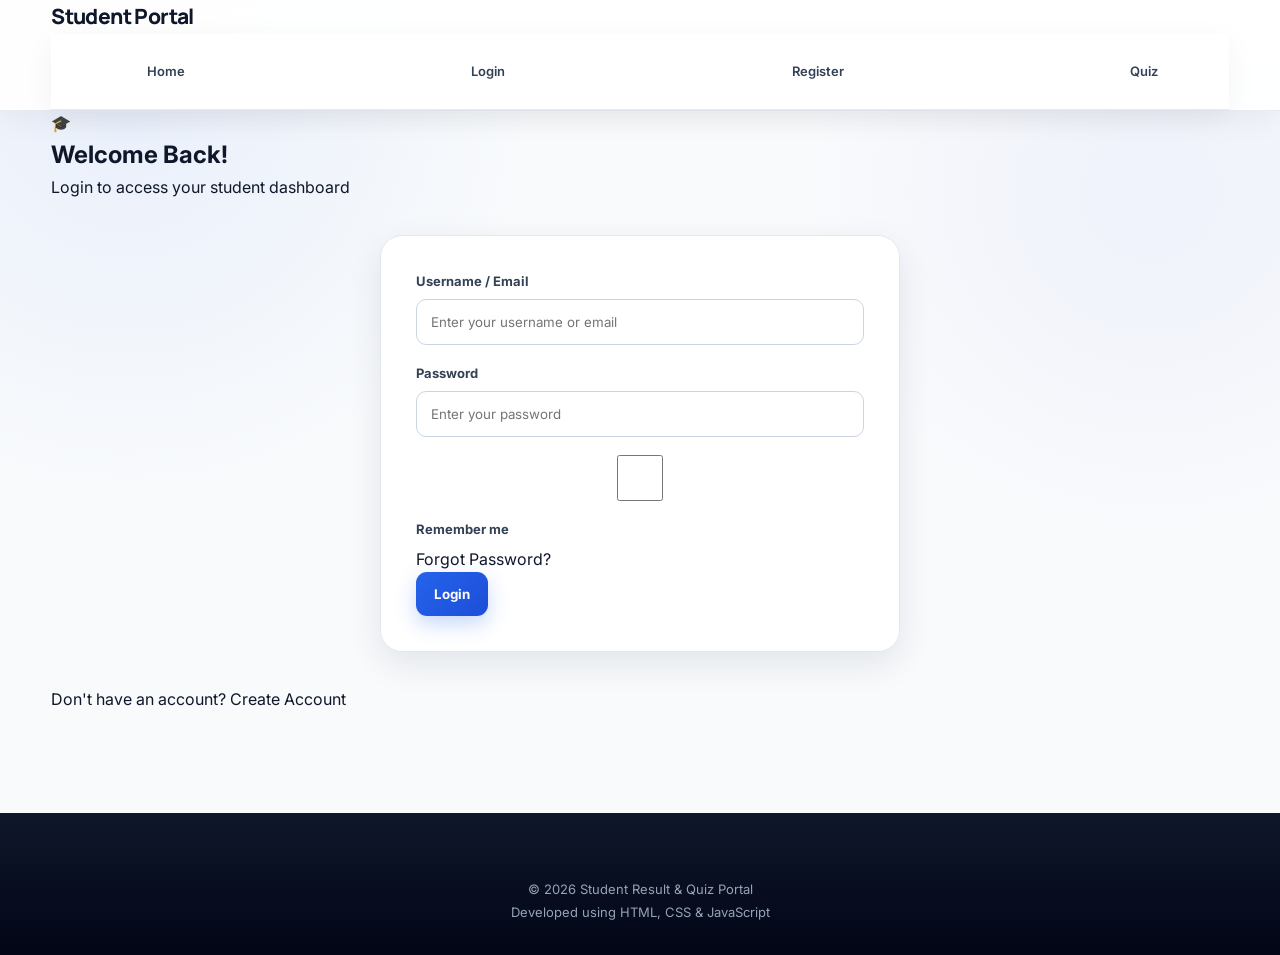
<file: login.html>
<!DOCTYPE html>
<html lang="en">
<head>
    <meta charset="UTF-8">
    <meta name="viewport" content="width=device-width, initial-scale=1.0">

    <title>Student Login | Student Portal</title>

    <link rel="stylesheet" href="css/style.css">
</head>

<body>

    <!-- Header -->
    <header>
        <div class="container">
            <h1>Student Portal</h1>

            <nav>
                <a href="index.html">Home</a>
                <a href="login.html" class="active">Login</a>
                <a href="register.html">Register</a>
                <a href="quiz.html">Quiz</a>
            </nav>
        </div>
    </header>


    <!-- Login Section -->
    <main class="login-section">

        <div class="login-card">

            <div class="login-icon">
                🎓
            </div>

            <h2>Welcome Back!</h2>

            <p class="login-subtitle">
                Login to access your student dashboard
            </p>


            <form id="loginForm">

                <!-- Username -->
                <div class="form-group">

                    <label for="username">
                        Username / Email
                    </label>

                    <input
                        type="text"
                        id="username"
                        name="username"
                        placeholder="Enter your username or email"
                        required
                    >

                </div>


                <!-- Password -->
                <div class="form-group">

                    <label for="password">
                        Password
                    </label>

                    <input
                        type="password"
                        id="password"
                        name="password"
                        placeholder="Enter your password"
                        required
                    >

                </div>


                <!-- Remember -->
                <div class="login-options">

                    <label class="remember-me">
                        <input type="checkbox" id="remember">
                        Remember me
                    </label>

                    <a href="#" onclick="showForgotMessage()">
                        Forgot Password?
                    </a>

                </div>


                <!-- Login Button -->
                <button type="submit" class="login-btn">
                    Login
                </button>

            </form>


            <!-- Register Link -->
            <div class="register-link">

                <p>
                    Don't have an account?
                    <a href="register.html">Create Account</a>
                </p>

            </div>

        </div>

    </main>


    <!-- Footer -->
    <footer>

        <p>
            © 2026 Student Result & Quiz Portal
        </p>

        <p>
            Developed using HTML, CSS & JavaScript
        </p>

    </footer>


    <!-- JavaScript -->
    <script src="js/script.js"></script>

</body>
</html>
</file>
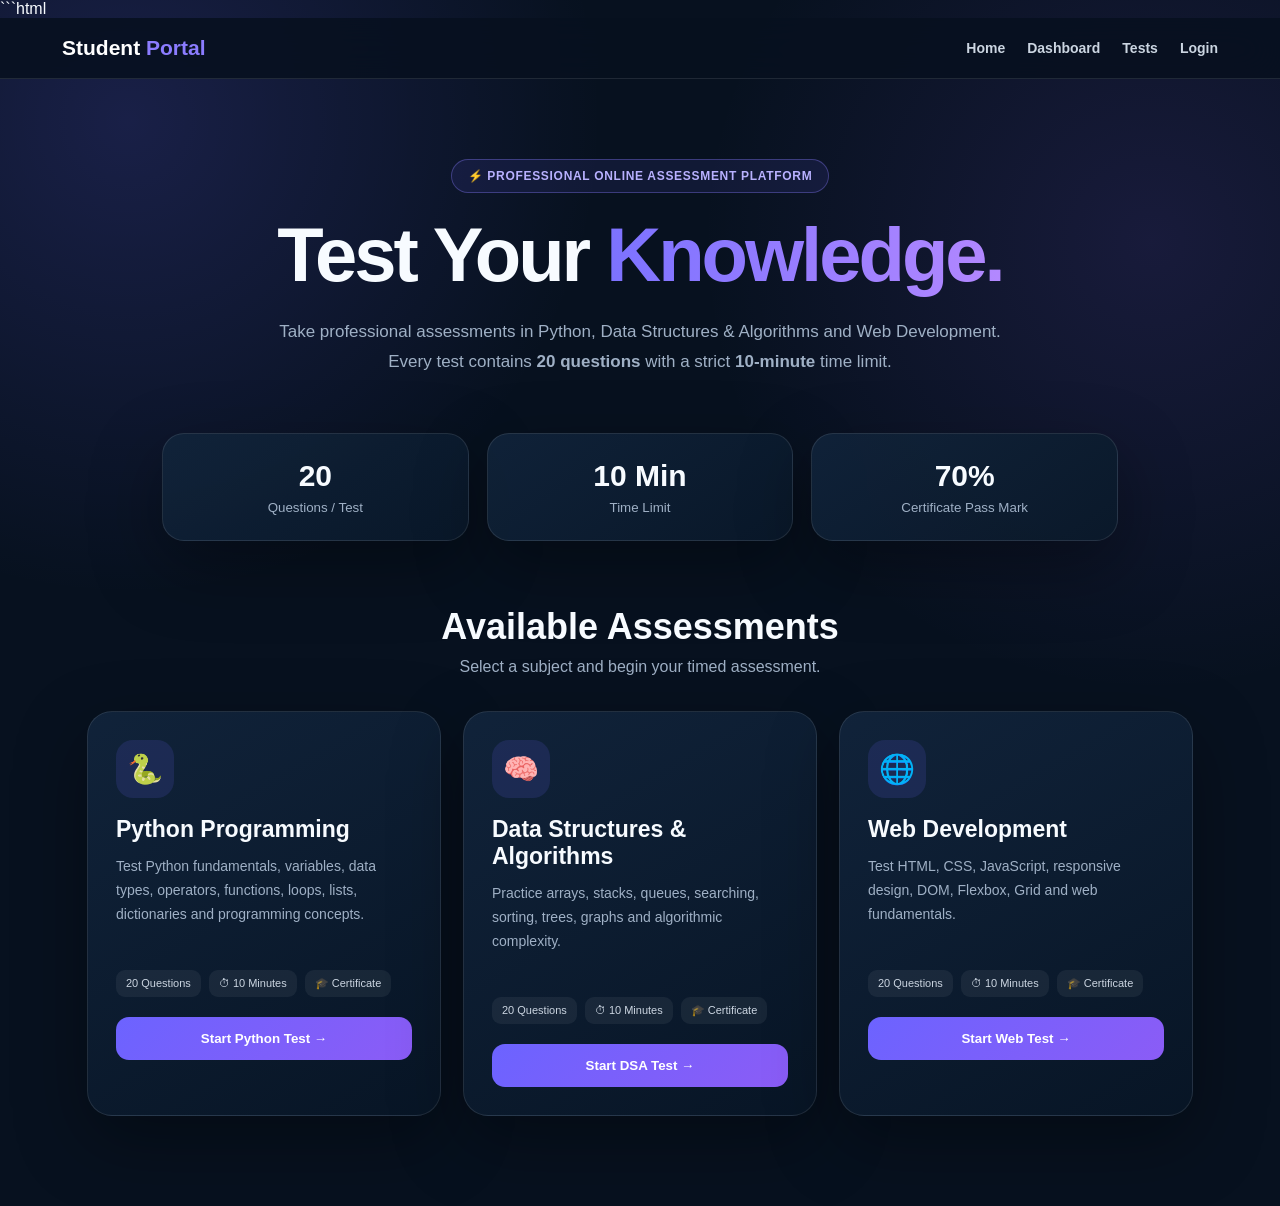
<file: online-tests.html>
```html
<!DOCTYPE html>
<html lang="en">
<head>
<meta charset="UTF-8">
<meta name="viewport" content="width=device-width, initial-scale=1.0">

<title>Online Tests | Student Result & Quiz Portal</title>

<meta name="description"
content="Professional online assessments for Python, Data Structures & Algorithms and Web Development.">

<style>
*{
    margin:0;
    padding:0;
    box-sizing:border-box;
}

:root{
    --bg:#07111f;
    --card:#0d1b2e;
    --card2:#11243b;
    --text:#f7fbff;
    --muted:#9fb0c5;
    --primary:#6c63ff;
    --primary2:#8b5cf6;
    --success:#22c55e;
    --danger:#ef4444;
    --border:rgba(255,255,255,.10);
    --shadow:0 25px 70px rgba(0,0,0,.35);
}

html{
    scroll-behavior:smooth;
}

body{
    font-family:Inter,Segoe UI,Arial,sans-serif;
    background:
        radial-gradient(circle at 10% 10%,rgba(108,99,255,.18),transparent 30%),
        radial-gradient(circle at 90% 20%,rgba(139,92,246,.13),transparent 30%),
        var(--bg);
    color:var(--text);
    min-height:100vh;
}

/* ================= NAVBAR ================= */

.navbar{
    position:sticky;
    top:0;
    z-index:1000;
    background:rgba(7,17,31,.88);
    backdrop-filter:blur(18px);
    border-bottom:1px solid var(--border);
}

.nav-inner{
    max-width:1200px;
    margin:auto;
    padding:18px 22px;
    display:flex;
    align-items:center;
    justify-content:space-between;
    gap:20px;
}

.brand{
    color:white;
    text-decoration:none;
    font-size:21px;
    font-weight:800;
}

.brand span{
    color:#8b7cff;
}

.nav-links{
    display:flex;
    gap:22px;
    flex-wrap:wrap;
}

.nav-links a{
    color:#cbd5e1;
    text-decoration:none;
    font-size:14px;
    font-weight:600;
}

.nav-links a:hover{
    color:white;
}

/* ================= HERO ================= */

.hero{
    max-width:1050px;
    margin:auto;
    text-align:center;
    padding:80px 22px 45px;
}

.badge{
    display:inline-flex;
    padding:9px 16px;
    border:1px solid rgba(139,124,255,.35);
    background:rgba(108,99,255,.10);
    color:#b8b1ff;
    border-radius:999px;
    font-size:12px;
    font-weight:800;
    letter-spacing:.7px;
}

.hero h1{
    margin-top:22px;
    font-size:clamp(42px,7vw,76px);
    line-height:1.05;
    letter-spacing:-3px;
}

.hero h1 span{
    background:linear-gradient(90deg,#7c72ff,#b388ff);
    -webkit-background-clip:text;
    color:transparent;
}

.hero p{
    max-width:750px;
    margin:22px auto 0;
    color:var(--muted);
    line-height:1.8;
    font-size:17px;
}

/* ================= STATS ================= */

.stats{
    max-width:1000px;
    margin:10px auto 65px;
    padding:0 22px;
    display:grid;
    grid-template-columns:repeat(3,1fr);
    gap:18px;
}

.stat-card{
    background:linear-gradient(145deg,rgba(17,36,59,.9),rgba(10,25,42,.9));
    border:1px solid var(--border);
    border-radius:22px;
    padding:25px;
    text-align:center;
    box-shadow:var(--shadow);
}

.stat-card strong{
    display:block;
    font-size:30px;
}

.stat-card small{
    color:var(--muted);
    margin-top:7px;
    display:block;
}

/* ================= TEST CARDS ================= */

.tests{
    max-width:1150px;
    margin:auto;
    padding:0 22px 90px;
}

.section-title{
    text-align:center;
    margin-bottom:35px;
}

.section-title h2{
    font-size:36px;
    margin-bottom:10px;
}

.section-title p{
    color:var(--muted);
}

.test-grid{
    display:grid;
    grid-template-columns:repeat(3,1fr);
    gap:22px;
}

.test-card{
    background:linear-gradient(150deg,rgba(17,36,59,.96),rgba(8,22,38,.96));
    border:1px solid var(--border);
    border-radius:25px;
    padding:28px;
    box-shadow:var(--shadow);
    transition:.25s ease;
}

.test-card:hover{
    transform:translateY(-7px);
    border-color:rgba(139,124,255,.5);
}

.test-icon{
    width:58px;
    height:58px;
    border-radius:17px;
    display:grid;
    place-items:center;
    font-size:29px;
    background:rgba(108,99,255,.14);
    margin-bottom:18px;
}

.test-card h3{
    font-size:23px;
    margin-bottom:12px;
}

.test-card p{
    color:var(--muted);
    line-height:1.7;
    font-size:14px;
    min-height:95px;
}

.test-meta{
    display:flex;
    flex-wrap:wrap;
    gap:8px;
    margin:20px 0;
}

.meta{
    padding:7px 10px;
    border-radius:9px;
    background:rgba(255,255,255,.06);
    color:#cbd5e1;
    font-size:11px;
}

.start-btn{
    width:100%;
    border:0;
    border-radius:13px;
    padding:14px;
    cursor:pointer;
    color:white;
    font-weight:800;
    background:linear-gradient(135deg,var(--primary),var(--primary2));
}

.start-btn:hover{
    filter:brightness(1.12);
    transform:translateY(-2px);
}

/* ================= TEST SCREEN ================= */

.test-screen{
    display:none;
    position:fixed;
    inset:0;
    z-index:5000;
    overflow-y:auto;
    background:
        radial-gradient(circle at 20% 10%,rgba(108,99,255,.12),transparent 30%),
        var(--bg);
}

.test-header{
    position:sticky;
    top:0;
    z-index:20;
    background:rgba(7,17,31,.94);
    backdrop-filter:blur(18px);
    border-bottom:1px solid var(--border);
}

.test-header-inner{
    max-width:1050px;
    margin:auto;
    padding:17px 22px;
    display:flex;
    justify-content:space-between;
    align-items:center;
    gap:15px;
}

.test-title{
    font-size:15px;
    font-weight:800;
}

.timer{
    min-width:100px;
    text-align:center;
    padding:11px 15px;
    border-radius:12px;
    background:#13243a;
    border:1px solid var(--border);
    font-weight:900;
    font-variant-numeric:tabular-nums;
}

.timer.warning{
    color:#fff;
    background:rgba(239,68,68,.18);
    border-color:rgba(239,68,68,.6);
}

.test-container{
    max-width:850px;
    margin:auto;
    padding:35px 22px 70px;
}

.progress-info{
    display:flex;
    justify-content:space-between;
    color:var(--muted);
    font-size:13px;
    margin-bottom:9px;
}

.progress{
    height:7px;
    background:#17283d;
    border-radius:99px;
    overflow:hidden;
}

.progress-bar{
    height:100%;
    width:5%;
    background:linear-gradient(90deg,var(--primary),#b184ff);
    transition:.3s;
}

.question-card{
    margin-top:25px;
    background:linear-gradient(145deg,#10233a,#0c1b2e);
    border:1px solid var(--border);
    border-radius:25px;
    padding:32px;
    box-shadow:var(--shadow);
}

.question-number{
    color:#9c91ff;
    font-size:12px;
    font-weight:900;
    letter-spacing:1px;
    margin-bottom:18px;
}

.question-card h2{
    font-size:24px;
    line-height:1.5;
}

.options{
    margin-top:27px;
    display:grid;
    gap:13px;
}

.option{
    width:100%;
    text-align:left;
    padding:17px;
    border-radius:15px;
    background:#0b192a;
    border:1px solid var(--border);
    color:#dce6f2;
    cursor:pointer;
    font-size:15px;
    transition:.2s;
}

.option:hover{
    border-color:#7c72ff;
    background:#111f34;
}

.option.selected{
    background:rgba(108,99,255,.18);
    border-color:#887eff;
    color:white;
}

.navigation{
    display:flex;
    justify-content:space-between;
    gap:15px;
    margin-top:22px;
}

.nav-btn{
    border:1px solid var(--border);
    background:#12243a;
    color:white;
    padding:13px 20px;
    border-radius:12px;
    cursor:pointer;
    font-weight:800;
}

.nav-btn.primary{
    border:0;
    background:linear-gradient(135deg,var(--primary),var(--primary2));
}

.nav-btn:disabled{
    opacity:.4;
    cursor:not-allowed;
}

/* ================= RESULT ================= */

.result-screen{
    display:none;
    max-width:850px;
    margin:60px auto;
    padding:35px 22px;
}

.result-card{
    background:linear-gradient(145deg,#10243c,#0b1a2c);
    border:1px solid var(--border);
    border-radius:28px;
    padding:38px;
    text-align:center;
    box-shadow:var(--shadow);
}

.result-icon{
    font-size:55px;
}

.result-card h2{
    font-size:34px;
    margin-top:10px;
}

.result-name{
    color:#aebdd0;
    margin-top:8px;
}

.score{
    font-size:55px;
    font-weight:900;
    margin-top:25px;
}

.percentage{
    font-size:26px;
    font-weight:800;
    color:#a899ff;
    margin-top:5px;
}

.status{
    display:inline-block;
    margin-top:17px;
    padding:9px 20px;
    border-radius:99px;
    font-weight:900;
}

.status.pass{
    background:rgba(34,197,94,.15);
    color:#4ade80;
}

.status.fail{
    background:rgba(239,68,68,.15);
    color:#f87171;
}

.result-message{
    color:var(--muted);
    margin:20px auto;
    line-height:1.7;
}

.result-details{
    max-width:500px;
    margin:25px auto;
    text-align:left;
    background:rgba(255,255,255,.04);
    border:1px solid var(--border);
    border-radius:17px;
    padding:18px;
}

.result-details p{
    display:flex;
    justify-content:space-between;
    gap:15px;
    padding:8px 0;
    color:#b9c6d6;
}

.result-details span{
    color:white;
    text-align:right;
}

.result-actions{
    display:flex;
    justify-content:center;
    gap:12px;
    flex-wrap:wrap;
}

/* ================= RATING ================= */

.rating-box{
    margin-top:28px;
    padding-top:28px;
    border-top:1px solid var(--border);
}

.rating-box h3{
    font-size:21px;
}

.rating-box p{
    color:var(--muted);
    margin:8px 0 18px;
}

.stars{
    display:flex;
    justify-content:center;
    gap:5px;
}

.star{
    border:0;
    background:transparent;
    color:#536176;
    font-size:35px;
    cursor:pointer;
}

.star.active{
    color:#fbbf24;
}

.feedback{
    width:100%;
    min-height:100px;
    margin-top:18px;
    border-radius:13px;
    border:1px solid var(--border);
    background:#091727;
    color:white;
    padding:14px;
    resize:vertical;
    outline:none;
}

.rating-submit{
    margin-top:12px;
    border:0;
    border-radius:12px;
    padding:13px 20px;
    color:white;
    background:#1c3150;
    cursor:pointer;
    font-weight:800;
}

.rating-message{
    color:#4ade80;
    margin-top:10px;
    font-size:13px;
}

/* ================= CERTIFICATE ================= */

.certificate{
    display:none;
    width:min(900px,94vw);
    margin:30px auto;
    padding:10px;
}

.certificate-inner{
    background:white;
    color:#172033;
    padding:55px;
    border:10px solid #d7c38a;
    outline:2px solid #172033;
    outline-offset:-22px;
    text-align:center;
    min-height:580px;
    display:flex;
    flex-direction:column;
    justify-content:center;
}

.certificate-label{
    font-size:13px;
    letter-spacing:4px;
    font-weight:900;
    color:#6b7280;
}

.certificate h1{
    font-family:Georgia,serif;
    font-size:47px;
    margin:18px 0;
}

.certificate h2{
    font-family:Georgia,serif;
    font-size:30px;
    margin:14px 0;
}

.certificate p{
    line-height:1.8;
    color:#4b5563;
}

.signature{
    margin:45px auto 0;
    width:220px;
    border-top:1px solid #555;
    padding-top:8px;
    font-family:cursive;
    font-size:22px;
}

.certificate-id{
    margin-top:25px;
    font-size:11px;
    color:#6b7280;
}

.print-btn{
    display:block;
    margin:20px auto 50px;
    border:0;
    padding:13px 25px;
    border-radius:12px;
    background:#111827;
    color:white;
    cursor:pointer;
    font-weight:800;
}

/* ================= MOBILE ================= */

@media(max-width:850px){

    .test-grid{
        grid-template-columns:1fr;
    }

    .stats{
        grid-template-columns:1fr;
    }
}

@media(max-width:600px){

    .nav-inner{
        flex-direction:column;
    }

    .nav-links{
        justify-content:center;
        gap:13px;
    }

    .hero{
        padding-top:55px;
    }

    .question-card{
        padding:22px;
    }

    .question-card h2{
        font-size:20px;
    }

    .navigation{
        flex-direction:column;
    }

    .nav-btn{
        width:100%;
    }

    .result-card{
        padding:24px 17px;
    }

    .result-details p{
        flex-direction:column;
        gap:3px;
    }

    .result-details span{
        text-align:left;
    }

    .certificate-inner{
        padding:35px 20px;
        min-height:500px;
    }

    .certificate h1{
        font-size:34px;
    }
}

/* ================= PRINT ================= */

@media print{

    body *{
        visibility:hidden;
    }

    .certificate,
    .certificate *{
        visibility:visible;
    }

    .certificate{
        position:absolute;
        left:0;
        top:0;
        width:100%;
    }

    .print-btn{
        display:none;
    }
}
</style>
</head>

<body>

<!-- ================= NAVBAR ================= -->

<header class="navbar">

    <div class="nav-inner">

        <a href="index.html" class="brand">
            Student <span>Portal</span>
        </a>

        <nav class="nav-links">
            <a href="index.html">Home</a>
            <a href="dashboard.html">Dashboard</a>
            <a href="online-tests.html">Tests</a>
            <a href="login.html">Login</a>
        </nav>

    </div>

</header>


<!-- ================= HERO ================= -->

<section class="hero">

    <div class="badge">
        ⚡ PROFESSIONAL ONLINE ASSESSMENT PLATFORM
    </div>

    <h1>
        Test Your <span>Knowledge.</span>
    </h1>

    <p>
        Take professional assessments in Python,
        Data Structures & Algorithms and Web Development.
        Every test contains <strong>20 questions</strong>
        with a strict <strong>10-minute</strong> time limit.
    </p>

</section>


<!-- ================= STATS ================= -->

<section class="stats">

    <div class="stat-card">
        <strong>20</strong>
        <small>Questions / Test</small>
    </div>

    <div class="stat-card">
        <strong>10 Min</strong>
        <small>Time Limit</small>
    </div>

    <div class="stat-card">
        <strong>70%</strong>
        <small>Certificate Pass Mark</small>
    </div>

</section>


<!-- ================= TESTS ================= -->

<section class="tests">

    <div class="section-title">

        <h2>Available Assessments</h2>

        <p>
            Select a subject and begin your timed assessment.
        </p>

    </div>


    <div class="test-grid">


        <!-- PYTHON -->

        <article class="test-card">

            <div class="test-icon">
                🐍
            </div>

            <h3>
                Python Programming
            </h3>

            <p>
                Test Python fundamentals, variables,
                data types, operators, functions,
                loops, lists, dictionaries and
                programming concepts.
            </p>

            <div class="test-meta">

                <span class="meta">
                    20 Questions
                </span>

                <span class="meta">
                    ⏱ 10 Minutes
                </span>

                <span class="meta">
                    🎓 Certificate
                </span>

            </div>

            <button
                type="button"
                class="start-btn"
                onclick="startTest('python')">

                Start Python Test →

            </button>

        </article>


        <!-- DSA -->

        <article class="test-card">

            <div class="test-icon">
                🧠
            </div>

            <h3>
                Data Structures & Algorithms
            </h3>

            <p>
                Practice arrays, stacks, queues,
                searching, sorting, trees, graphs
                and algorithmic complexity.
            </p>

            <div class="test-meta">

                <span class="meta">
                    20 Questions
                </span>

                <span class="meta">
                    ⏱ 10 Minutes
                </span>

                <span class="meta">
                    🎓 Certificate
                </span>

            </div>

            <button
                type="button"
                class="start-btn"
                onclick="startTest('dsa')">

                Start DSA Test →

            </button>

        </article>


        <!-- WEB -->

        <article class="test-card">

            <div class="test-icon">
                🌐
            </div>

            <h3>
                Web Development
            </h3>

            <p>
                Test HTML, CSS, JavaScript,
                responsive design, DOM, Flexbox,
                Grid and web fundamentals.
            </p>

            <div class="test-meta">

                <span class="meta">
                    20 Questions
                </span>

                <span class="meta">
                    ⏱ 10 Minutes
                </span>

                <span class="meta">
                    🎓 Certificate
                </span>

            </div>

            <button
                type="button"
                class="start-btn"
                onclick="startTest('web')">

                Start Web Test →

            </button>

        </article>

    </div>

</section>


<!-- =====================================================
     TEST SCREEN
===================================================== -->

<section id="testScreen" class="test-screen">

    <header class="test-header">

        <div class="test-header-inner">

            <div id="testTitle" class="test-title">
                Online Assessment
            </div>

            <div id="timer" class="timer">
                10:00
            </div>

        </div>

    </header>


    <div class="test-container">

        <div class="progress-info">

            <span id="questionCounter">
                Question 1 of 20
            </span>

            <span id="answeredCounter">
                0 Answered
            </span>

        </div>


        <div class="progress">

            <div
                id="progressBar"
                class="progress-bar">
            </div>

        </div>


        <div class="question-card">

            <div
                id="questionNumber"
                class="question-number">

                QUESTION 01

            </div>


            <h2 id="questionText">
                Question loading...
            </h2>


            <div
                id="options"
                class="options">
            </div>

        </div>


        <div class="navigation">

            <button
                type="button"
                id="previousBtn"
                class="nav-btn"
                onclick="previousQuestion()">

                ← Previous

            </button>


            <button
                type="button"
                id="nextBtn"
                class="nav-btn primary"
                onclick="nextQuestion()">

                Next →

            </button>

        </div>

    </div>

</section>


<!-- =====================================================
     RESULT SCREEN
===================================================== -->

<section
    id="resultScreen"
    class="result-screen">

    <div class="result-card">

        <div class="result-icon">
            🏆
        </div>


        <h2>
            Your Test Result
        </h2>


        <div
            id="studentResultName"
            class="result-name">

            Student

        </div>


        <div
            id="scoreText"
            class="score">

            0 / 20

        </div>


        <div
            id="percentageText"
            class="percentage">

            0%

        </div>


        <div
            id="passStatus"
            class="status">

            RESULT

        </div>


        <p
            id="resultMessage"
            class="result-message">

            Your result is being calculated.

        </p>


        <div class="result-details">

            <p>

                <strong>
                    Test:
                </strong>

                <span id="resultTestName">
                    -
                </span>

            </p>


            <p>

                <strong>
                    Date:
                </strong>

                <span id="resultDate">
                    -
                </span>

            </p>


            <p>

                <strong>
                    Certificate ID:
                </strong>

                <span id="certificateId">
                    -
                </span>

            </p>

        </div>


        <div class="result-actions">

            <button
                type="button"
                id="certificateButton"
                class="nav-btn primary"
                onclick="generateCertificate()">

                🎓 Generate Certificate

            </button>


            <button
                type="button"
                class="nav-btn"
                onclick="closeResult()">

                Back to Tests

            </button>

        </div>


        <!-- RATING -->

        <div class="rating-box">

            <h3>
                How was your experience?
            </h3>

            <p>
                Rate your experience with our assessment platform.
            </p>


            <div class="stars">

                <button
                    type="button"
                    class="star"
                    onclick="setRating(1)">
                    ★
                </button>

                <button
                    type="button"
                    class="star"
                    onclick="setRating(2)">
                    ★
                </button>

                <button
                    type="button"
                    class="star"
                    onclick="setRating(3)">
                    ★
                </button>

                <button
                    type="button"
                    class="star"
                    onclick="setRating(4)">
                    ★
                </button>

                <button
                    type="button"
                    class="star"
                    onclick="setRating(5)">
                    ★
                </button>

            </div>


            <textarea
                id="feedback"
                class="feedback"
                placeholder="Share your feedback..."></textarea>


            <button
                type="button"
                class="rating-submit"
                onclick="submitRating()">

                Submit Feedback

            </button>


            <div
                id="ratingMessage"
                class="rating-message">
            </div>

        </div>

    </div>

</section>


<!-- =====================================================
     CERTIFICATE
===================================================== -->

<section
    id="certificate"
    class="certificate">

    <div class="certificate-inner">

        <div class="certificate-label">
            STUDENT RESULT & QUIZ PORTAL
        </div>


        <h1>
            Certificate of Achievement
        </h1>


        <p>
            This certificate is proudly presented to
        </p>


        <h2 id="certificateStudent">
            Student
        </h2>


        <p>
            for successfully completing the
        </p>


        <h2 id="certificateTest">
            Online Assessment
        </h2>


        <p>
            with a score of
            <strong id="certificateScore">
                0%
            </strong>
            and meeting the certificate eligibility
            requirement of 70%.
        </p>


        <div class="signature">

            Priyanshu Mishra

            <br>

            <small>
                Founder & Developer
            </small>

        </div>


        <div class="certificate-id">

            Certificate ID:
            <span id="certificateIdPrint">
                -
            </span>

        </div>


        <div class="certificate-id">

            Issued by Student Result & Quiz Portal

        </div>

    </div>


    <button
        type="button"
        class="print-btn"
        onclick="window.print()">

        🖨 Print / Save Certificate

    </button>

</section>


<script>

/* =========================================================
   QUESTION BANK
========================================================= */

const questionBank = {

    python: [

        {
            q:"Which keyword is used to define a function in Python?",
            options:["function","def","define","func"],
            answer:1
        },

        {
            q:"Which data type is immutable in Python?",
            options:["List","Dictionary","Set","Tuple"],
            answer:3
        },

        {
            q:"What type of value does input() normally return?",
            options:["Integer","String","Float","Boolean"],
            answer:1
        },

        {
            q:"Which symbol is used for comments in Python?",
            options:["//","#","<!--","**"],
            answer:1
        },

        {
            q:"Which of these is a Python list?",
            options:["(1,2,3)","[1,2,3]","{1,2,3}","<1,2,3>"],
            answer:1
        },

        {
            q:"Which keyword is used to create a class?",
            options:["object","class","struct","define"],
            answer:1
        },

        {
            q:"What is the output type of len('Python')?",
            options:["String","Float","Integer","Boolean"],
            answer:2
        },

        {
            q:"Which operator is used for exponentiation?",
            options:["^","**","//","%%"],
            answer:1
        },

        {
            q:"Which keyword is used for a loop over a sequence?",
            options:["for","loop","repeat","iterate"],
            answer:0
        },

        {
            q:"Which data structure stores key-value pairs?",
            options:["List","Tuple","Dictionary","Set"],
            answer:2
        },

        {
            q:"Which keyword is used to handle exceptions?",
            options:["try","check","error","catch"],
            answer:0
        },

        {
            q:"Which function converts a value to an integer?",
            options:["str()","float()","int()","integer()"],
            answer:2
        },

        {
            q:"Which keyword stops a loop immediately?",
            options:["stop","exit","break","return"],
            answer:2
        },

        {
            q:"Which keyword skips the current loop iteration?",
            options:["skip","continue","pass","next"],
            answer:1
        },

        {
            q:"Which collection does not allow duplicate values?",
            options:["List","Tuple","Set","String"],
            answer:2
        },

        {
            q:"Which operator checks equality?",
            options:["=","==","!=","==="],
            answer:1
        },

        {
            q:"What does // perform in Python?",
            options:["Normal division","Floor division","Power","Modulo"],
            answer:1
        },

        {
            q:"Which function displays output?",
            options:["show()","display()","print()","output()"],
            answer:2
        },

        {
            q:"Which keyword returns a value from a function?",
            options:["send","return","give","output"],
            answer:1
        },

        {
            q:"Python is generally considered which type of language?",
            options:["Low-level","High-level","Machine","Assembly"],
            answer:1
        }

    ],


    dsa: [

        {
            q:"Which data structure follows LIFO?",
            options:["Queue","Stack","Array","Graph"],
            answer:1
        },

        {
            q:"Which data structure follows FIFO?",
            options:["Stack","Queue","Tree","Heap"],
            answer:1
        },

        {
            q:"What is the average time complexity of binary search?",
            options:["O(n)","O(log n)","O(n²)","O(1)"],
            answer:1
        },

        {
            q:"Which data structure is commonly used for BFS?",
            options:["Stack","Queue","Heap","Array"],
            answer:1
        },

        {
            q:"Which data structure is commonly used for DFS?",
            options:["Queue","Stack","Hash","Heap"],
            answer:1
        },

        {
            q:"Which sorting algorithm has average O(n log n) complexity?",
            options:["Bubble Sort","Merge Sort","Linear Search","Selection Sort"],
            answer:1
        },

        {
            q:"What is the worst-case complexity of linear search?",
            options:["O(1)","O(log n)","O(n)","O(n log n)"],
            answer:2
        },

        {
            q:"Which structure represents hierarchical data?",
            options:["Tree","Queue","Stack","Array"],
            answer:0
        },

        {
            q:"A graph mainly consists of?",
            options:["Nodes and edges","Only arrays","Only stacks","Functions"],
            answer:0
        },

        {
            q:"Which structure is useful for priority-based processing?",
            options:["Heap","Stack","Array","String"],
            answer:0
        },

        {
            q:"What is the first index of an array in many programming languages?",
            options:["0","1","-1","Depends always"],
            answer:0
        },

        {
            q:"Which technique divides a problem into smaller subproblems?",
            options:["Divide and conquer","Compilation","Hashing only","Iteration only"],
            answer:0
        },

        {
            q:"Which data structure provides key-value lookup?",
            options:["Hash table","Stack","Queue","String"],
            answer:0
        },

        {
            q:"What is a node with no children called?",
            options:["Root","Leaf","Parent","Edge"],
            answer:1
        },

        {
            q:"Which algorithm finds shortest paths with non-negative edge weights?",
            options:["Dijkstra","Bubble Sort","DFS only","Binary Search"],
            answer:0
        },

        {
            q:"Which traversal visits Root, Left, Right?",
            options:["Inorder","Postorder","Preorder","Level order"],
            answer:2
        },

        {
            q:"Which traversal visits Left, Root, Right?",
            options:["Inorder","Preorder","Postorder","Level order"],
            answer:0
        },

        {
            q:"Which traversal visits Left, Right, Root?",
            options:["Preorder","Postorder","Inorder","BFS"],
            answer:1
        },

        {
            q:"What does Big-O describe?",
            options:["Program color","Growth of resource usage","Variable name","Compiler version"],
            answer:1
        },

        {
            q:"Which structure normally provides direct indexed access?",
            options:["Array","Linked List","Graph","Queue"],
            answer:0
        }

    ],


    web: [

        {
            q:"What does HTML stand for?",
            options:[
                "Hyper Text Markup Language",
                "High Text Machine Language",
                "Hyperlink Text Management Language",
                "Home Tool Markup Language"
            ],
            answer:0
        },

        {
            q:"Which HTML element creates a hyperlink?",
            options:["<link>","<a>","<href>","<url>"],
            answer:1
        },

        {
            q:"Which language is primarily used to style webpages?",
            options:["HTML","CSS","SQL","Python"],
            answer:1
        },

        {
            q:"Which language adds behavior and interactivity to webpages?",
            options:["CSS","HTML","JavaScript","XML"],
            answer:2
        },

        {
            q:"Which CSS property changes text color?",
            options:["font-color","text-color","color","foreground"],
            answer:2
        },

        {
            q:"Which CSS property changes background color?",
            options:["background-color","bg","color-bg","background-style"],
            answer:0
        },

        {
            q:"What does CSS stand for?",
            options:[
                "Computer Style Sheets",
                "Cascading Style Sheets",
                "Creative Style System",
                "Colorful Style Syntax"
            ],
            answer:1
        },

        {
            q:"Which HTML element is used for the largest heading?",
            options:["<heading>","<h6>","<h1>","<head>"],
            answer:2
        },

        {
            q:"Which HTML element creates a paragraph?",
            options:["<p>","<para>","<text>","<paragraph>"],
            answer:0
        },

        {
            q:"Which CSS unit is relative to the root font size?",
            options:["px","em","rem","%"],
            answer:2
        },

        {
            q:"Which JavaScript keyword declares a block-scoped variable?",
            options:["var","let","define","variable"],
            answer:1
        },

        {
            q:"Which method prints information to the browser console?",
            options:["print()","console.log()","log.console()","writeLog()"],
            answer:1
        },

        {
            q:"Which symbol starts a JavaScript single-line comment?",
            options:["#","//","<!--","**"],
            answer:1
        },

        {
            q:"What is responsive web design?",
            options:[
                "Design that adapts to different screen sizes",
                "Only mobile design",
                "Only desktop design",
                "A programming language"
            ],
            answer:0
        },

        {
            q:"Which HTML attribute provides alternative text for an image?",
            options:["title","alt","src","text"],
            answer:1
        },

        {
            q:"Which HTML element is used to include JavaScript?",
            options:["<javascript>","<js>","<script>","<code>"],
            answer:2
        },

        {
            q:"Which CSS layout system is designed for one-dimensional layouts?",
            options:["Grid","Flexbox","Float","Table"],
            answer:1
        },

        {
            q:"Which CSS layout system is useful for two-dimensional layouts?",
            options:["Grid","Inline","Float","Position"],
            answer:0
        },

        {
            q:"What does DOM stand for?",
            options:[
                "Document Object Model",
                "Data Object Management",
                "Document Orientation Method",
                "Digital Object Model"
            ],
            answer:0
        },

        {
            q:"Which HTTP status code generally means Not Found?",
            options:["200","301","404","500"],
            answer:2
        }

    ]

};


/* =========================================================
   TEST STATE
========================================================= */

let currentTest = [];
let currentTestName = "";
let currentQuestion = 0;
let answers = [];
let timeLeft = 600;
let timerInterval = null;
let selectedRating = 0;
let latestResult = null;


/* =========================================================
   SAFE ELEMENT HELPER
========================================================= */

function getElement(id){

    return document.getElementById(id);

}


/* =========================================================
   START TEST
========================================================= */

function startTest(type){

    try{

        if(!questionBank[type]){

            alert("Test could not be loaded.");

            return;

        }


        currentTest = [...questionBank[type]];

        currentTestName = type;

        currentQuestion = 0;

        answers = new Array(currentTest.length).fill(null);

        timeLeft = 600;


        const testScreen = getElement("testScreen");

        const resultScreen = getElement("resultScreen");

        const certificate = getElement("certificate");


        if(!testScreen){

            alert("Test interface could not be loaded. Please refresh the page.");

            return;

        }


        if(resultScreen){

            resultScreen.style.display = "none";

        }


        if(certificate){

            certificate.style.display = "none";

        }


        getElement("testTitle").textContent =
            getTestName(type);


        testScreen.style.display = "block";


        document.body.style.overflow = "hidden";


        testScreen.scrollTop = 0;


        const timer =
            getElement("timer");

        if(timer){

            timer.classList.remove("warning");

        }


        renderQuestion();

        startTimer();


    }catch(error){

        console.error("START TEST ERROR:",error);

        alert(
            "Test open karne me problem aa rahi hai. Page ko refresh karke dobara try karo."
        );

    }

}


/* =========================================================
   TEST NAME
========================================================= */

function getTestName(type){

    if(type === "python"){

        return "Python Programming Assessment";

    }

    if(type === "dsa"){

        return "Data Structures & Algorithms Assessment";

    }

    if(type === "web"){

        return "Web Development Assessment";

    }

    return "Online Assessment";

}


/* =========================================================
   RENDER QUESTION
========================================================= */

function renderQuestion(){

    if(!currentTest.length){

        return;

    }


    const question =
        currentTest[currentQuestion];


    getElement("questionNumber").textContent =
        "QUESTION " +
        String(currentQuestion + 1).padStart(2,"0");


    getElement("questionText").textContent =
        question.q;


    getElement("questionCounter").textContent =
        "Question " +
        (currentQuestion + 1) +
        " of " +
        currentTest.length;


    const answered =
        answers.filter(
            answer => answer !== null
        ).length;


    getElement("answeredCounter").textContent =
        answered + " Answered";


    const progress =
        ((currentQuestion + 1) /
        currentTest.length) * 100;


    getElement("progressBar").style.width =
        progress + "%";


    const optionsContainer =
        getElement("options");


    optionsContainer.innerHTML = "";


    question.options.forEach(
        (option,index)=>{

            const button =
                document.createElement("button");


            button.type = "button";

            button.className = "option";

            button.textContent = option;


            if(
                answers[currentQuestion] === index
            ){

                button.classList.add("selected");

            }


            button.addEventListener(
                "click",
                function(){

                    answers[currentQuestion] = index;

                    renderQuestion();

                }
            );


            optionsContainer.appendChild(button);

        }
    );


    getElement("previousBtn").disabled =
        currentQuestion === 0;


    getElement("nextBtn").textContent =
        currentQuestion === currentTest.length - 1
        ? "Submit Test ✓"
        : "Next →";

}


/* =========================================================
   NEXT QUESTION
========================================================= */

function nextQuestion(){

    if(!currentTest.length){

        return;

    }


    if(
        currentQuestion <
        currentTest.length - 1
    ){

        currentQuestion++;

        renderQuestion();

        getElement("testScreen").scrollTop = 0;

    }else{

        const unanswered =
            answers.filter(
                answer => answer === null
            ).length;


        if(unanswered > 0){

            const confirmSubmit =
                confirm(
                    "Aapke " +
                    unanswered +
                    " question unanswered hain.\n\nKya aap test submit karna chahte hain?"
                );


            if(!confirmSubmit){

                return;

            }

        }


        submitTest(false);

    }

}


/* =========================================================
   PREVIOUS QUESTION
========================================================= */

function previousQuestion(){

    if(currentQuestion > 0){

        currentQuestion--;

        renderQuestion();

        getElement("testScreen").scrollTop = 0;

    }

}


/* =========================================================
   TIMER
========================================================= */

function startTimer(){

    clearInterval(timerInterval);

    updateTimer();


    timerInterval =
        setInterval(function(){

            timeLeft--;

            updateTimer();


            if(timeLeft <= 60){

                getElement("timer")
                    .classList.add("warning");

            }


            if(timeLeft <= 0){

                clearInterval(timerInterval);

                submitTest(true);

            }

        },1000);

}


/* =========================================================
   UPDATE TIMER
========================================================= */

function updateTimer(){

    const minutes =
        Math.floor(timeLeft / 60);


    const seconds =
        timeLeft % 60;


    const timer =
        getElement("timer");


    if(timer){

        timer.textContent =
            String(minutes).padStart(2,"0") +
            ":" +
            String(seconds).padStart(2,"0");

    }

}


/* =========================================================
   SUBMIT TEST
========================================================= */

function submitTest(autoSubmit=false){

    if(!currentTest.length){

        return;

    }


    clearInterval(timerInterval);


    let score = 0;


    currentTest.forEach(
        (question,index)=>{

            if(
                answers[index] ===
                question.answer
            ){

                score++;

            }

        }
    );


    const total =
        currentTest.length;


    const percentage =
        Math.round(
            (score / total) * 100
        );


    const passed =
        percentage >= 70;


    const certificateId =
        "SRQP-" +
        new Date().getFullYear() +
        "-" +
        Math.random()
            .toString(36)
            .substring(2,8)
            .toUpperCase();


    const testDate =
        new Date().toLocaleDateString(
            "en-IN",
            {
                day:"2-digit",
                month:"long",
                year:"numeric"
            }
        );


    const studentName =
        localStorage.getItem("studentName") ||
        localStorage.getItem("name") ||
        "Student";


    latestResult = {

        studentName:studentName,

        testName:getTestName(
            currentTestName
        ),

        score:score,

        total:total,

        percentage:percentage,

        passed:passed,

        certificateId:certificateId,

        date:testDate,

        autoSubmitted:autoSubmit

    };


    localStorage.setItem(
        "lastTestResult",
        JSON.stringify(latestResult)
    );


    /* SAVE ATTEMPT */

    let attempts = [];


    try{

        attempts =
            JSON.parse(
                localStorage.getItem(
                    "studentPortalAttempts"
                ) || "[]"
            );

    }catch(error){

        attempts = [];

    }


    attempts.push(latestResult);


    localStorage.setItem(
        "studentPortalAttempts",
        JSON.stringify(attempts)
    );


    /* HIDE TEST */

    getElement("testScreen").style.display =
        "none";


    document.body.style.overflow =
        "auto";


    /* SHOW RESULT */

    getElement("resultScreen").style.display =
        "block";


    getElement("studentResultName").textContent =
        studentName;


    getElement("scoreText").textContent =
        score + " / " + total;


    getElement("percentageText").textContent =
        percentage + "%";


    const status =
        getElement("passStatus");


    status.textContent =
        passed
        ? "PASS"
        : "NOT PASSED";


    status.className =
        "status " +
        (
            passed
            ? "pass"
            : "fail"
        );


    getElement("resultMessage").textContent =
        autoSubmit
        ? "Time limit reached. Your test was submitted automatically."
        : passed
        ? "Congratulations! You have qualified for certificate eligibility."
        : "Keep practicing and try the assessment again to reach the 70% certificate requirement.";


    getElement("resultTestName").textContent =
        getTestName(currentTestName);


    getElement("resultDate").textContent =
        testDate;


    getElement("certificateId").textContent =
        passed
        ? certificateId
        : "Not eligible";


    const certificateButton =
        getElement("certificateButton");


    certificateButton.style.display =
        passed
        ? "inline-block"
        : "none";


    selectedRating = 0;


    document.querySelectorAll(".star")
        .forEach(
            star =>
                star.classList.remove("active")
        );


    getElement("feedback").value = "";

    getElement("ratingMessage").textContent = "";


    window.scrollTo({
        top:0,
        behavior:"smooth"
    });

}


/* =========================================================
   CLOSE RESULT
========================================================= */

function closeResult(){

    getElement("resultScreen").style.display =
        "none";


    getElement("certificate").style.display =
        "none";


    window.scrollTo({
        top:0,
        behavior:"smooth"
    });

}


/* =========================================================
   CERTIFICATE
========================================================= */

function generateCertificate(){

    if(
        !latestResult ||
        !latestResult.passed
    ){

        alert(
            "Certificate is available only after achieving 70% or above."
        );

        return;

    }


    getElement("certificateStudent").textContent =
        latestResult.studentName;


    getElement("certificateTest").textContent =
        latestResult.testName;


    getElement("certificateScore").textContent =
        latestResult.percentage + "%";


    getElement("certificateIdPrint").textContent =
        latestResult.certificateId;


    getElement("resultScreen").style.display =
        "none";


    getElement("certificate").style.display =
        "block";


    window.scrollTo({
        top:0,
        behavior:"smooth"
    });

}


/* =========================================================
   RATING
========================================================= */

function setRating(rating){

    selectedRating = rating;


    document.querySelectorAll(".star")
        .forEach(
            (star,index)=>{

                if(index < rating){

                    star.classList.add("active");

                }else{

                    star.classList.remove("active");

                }

            }
        );

}


/* =========================================================
   SUBMIT RATING
========================================================= */

function submitRating(){

    if(selectedRating === 0){

        alert(
            "Please select a rating first."
        );

        return;

    }


    const feedback =
        getElement("feedback")
        .value
        .trim();


    let ratings = [];


    try{

        ratings =
            JSON.parse(
                localStorage.getItem(
                    "studentPortalRatings"
                ) || "[]"
            );

    }catch(error){

        ratings = [];

    }


    ratings.push({

        rating:selectedRating,

        feedback:feedback,

        test:
            latestResult
            ? latestResult.testName
            : "Assessment",

        date:new Date().toISOString()

    });


    localStorage.setItem(
        "studentPortalRatings",
        JSON.stringify(ratings)
    );


    getElement("ratingMessage").textContent =
        "✓ Thank you! Your feedback has been recorded.";

}


/* =========================================================
   STATISTICS
========================================================= */

function getLocalStatistics(){

    let attempts = [];

    let ratings = [];


    try{

        attempts =
            JSON.parse(
                localStorage.getItem(
                    "studentPortalAttempts"
                ) || "[]"
            );

    }catch(error){

        attempts = [];

    }


    try{

        ratings =
            JSON.parse(
                localStorage.getItem(
                    "studentPortalRatings"
                ) || "[]"
            );

    }catch(error){

        ratings = [];

    }


    const certificates =
        attempts.filter(
            item => item.passed
        ).length;


    const ratingAverage =
        ratings.length
        ? (
            ratings.reduce(
                (sum,item)=>
                    sum + Number(item.rating),
                0
            ) / ratings.length
          ).toFixed(1)
        : "0.0";


    return {

        testsTaken:attempts.length,

        certificatesIssued:certificates,

        ratings:ratings.length,

        averageRating:ratingAverage

    };

}


/* =========================================================
   ESC KEY - CLOSE TEST SAFELY
========================================================= */

document.addEventListener(
    "keydown",
    function(event){

        if(
            event.key === "Escape" &&
            getElement("testScreen").style.display === "block"
        ){

            const leave =
                confirm(
                    "Agar aap test se bahar nikle to current test progress lose ho jayegi. Kya aap bahar jana chahte hain?"
                );


            if(leave){

                clearInterval(timerInterval);

                getElement("testScreen").style.display =
                    "none";

                document.body.style.overflow =
                    "auto";

            }

        }

    }
);


/* =========================================================
   INITIAL PAGE CHECK
========================================================= */

document.addEventListener(
    "DOMContentLoaded",
    function(){

        clearInterval(timerInterval);

        console.log(
            "Student Result & Quiz Portal - Online Tests Loaded Successfully"
        );

    }
);

</script>

</body>
</html>
```
</file>
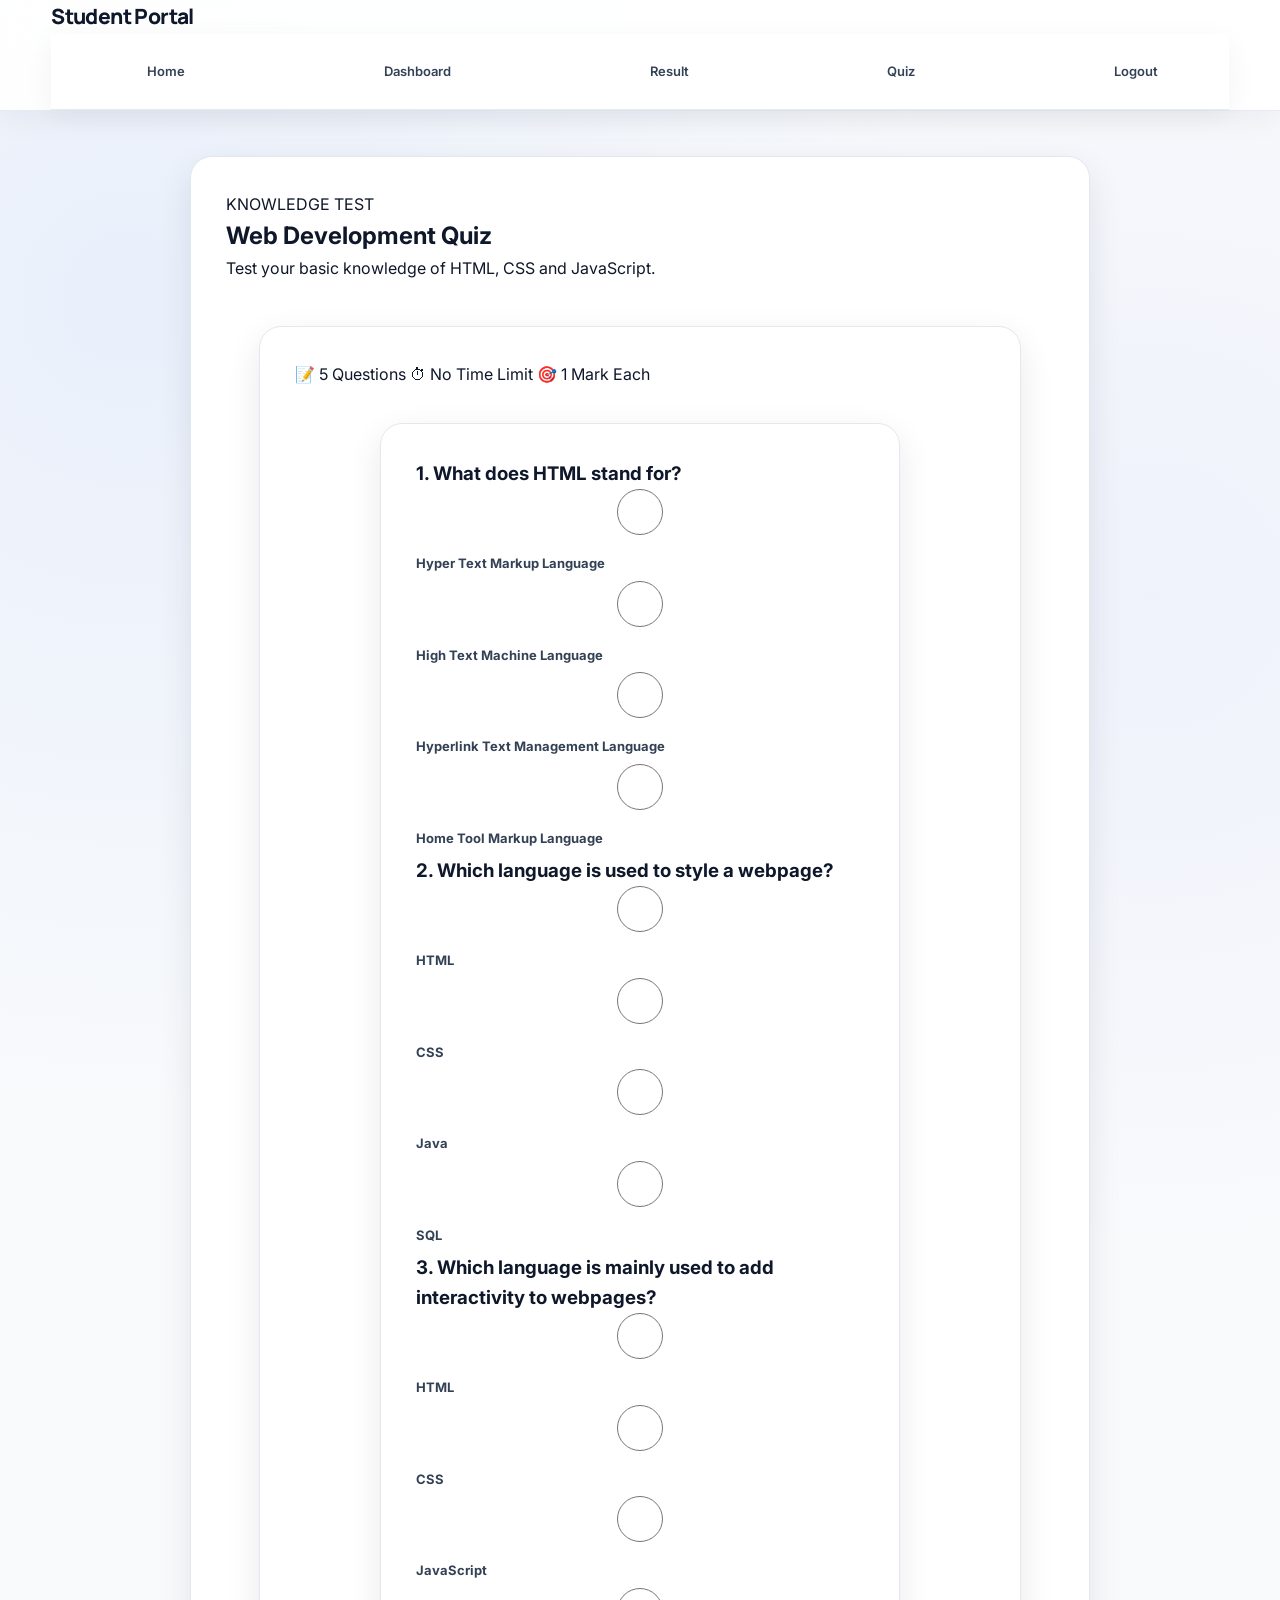
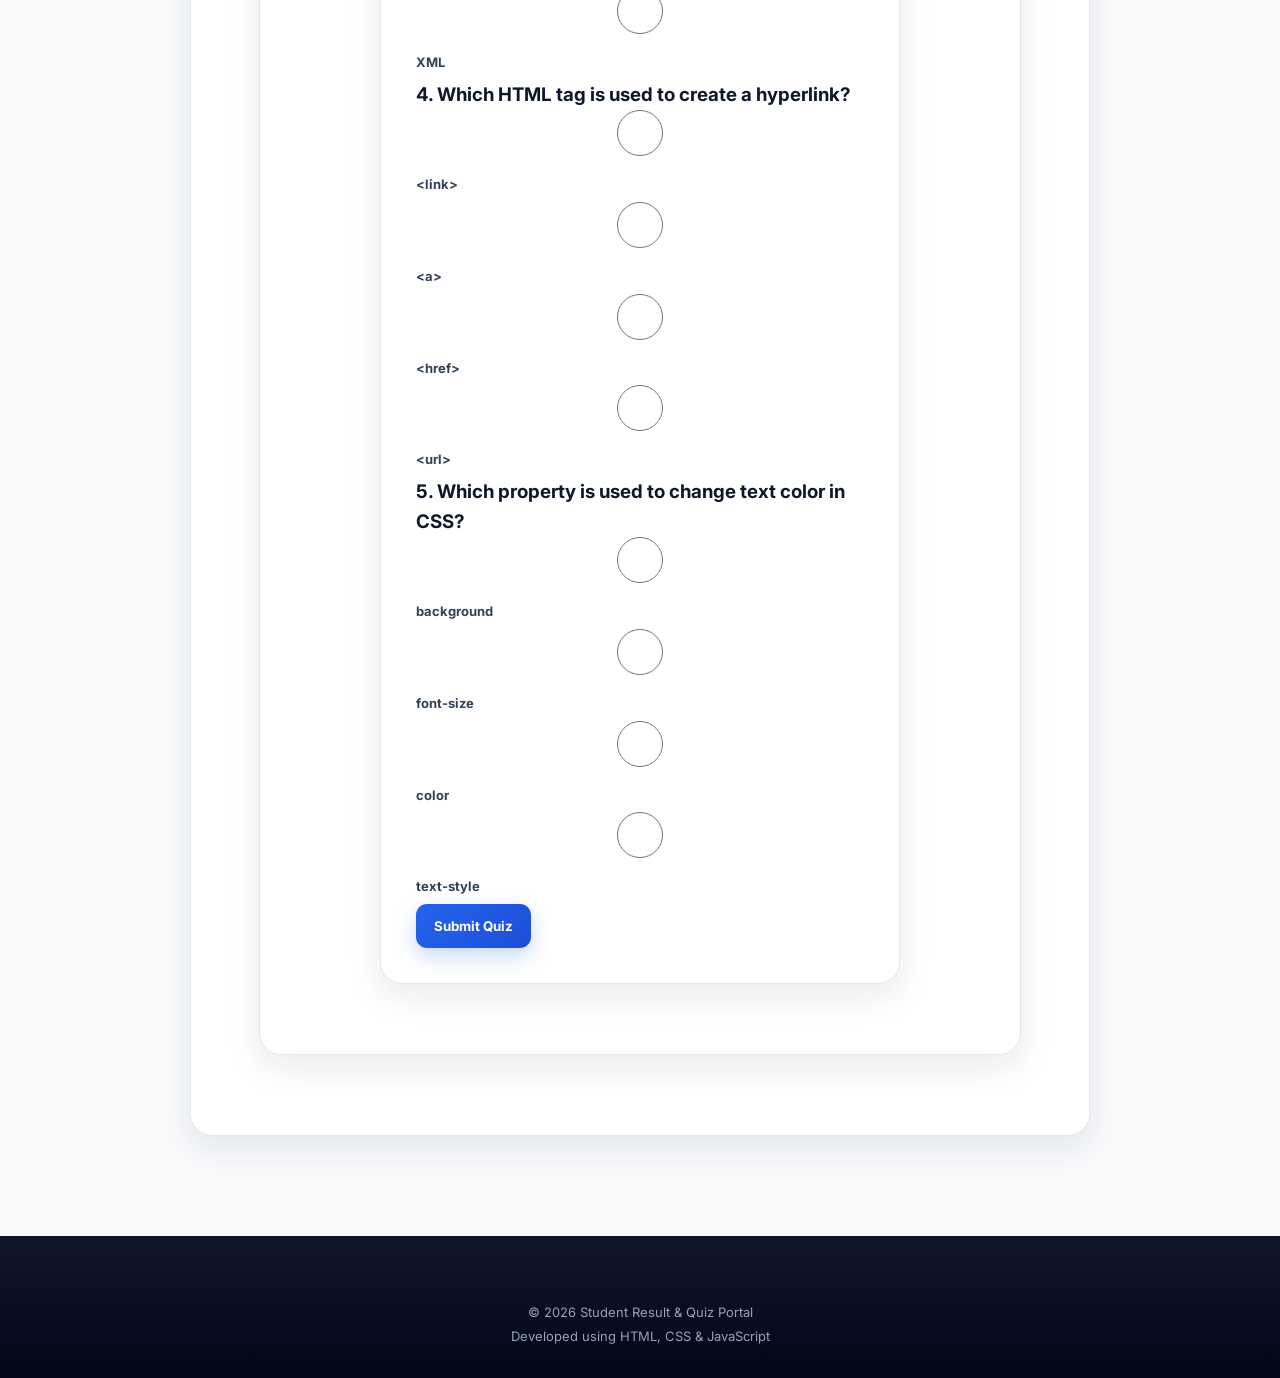
<file: quiz.html>
<!DOCTYPE html>
<html lang="en">

<head>

    <meta charset="UTF-8">

    <meta
        name="viewport"
        content="width=device-width, initial-scale=1.0"
    >

    <title>Online Quiz | Student Portal</title>

    <link
        rel="stylesheet"
        href="css/style.css"
    >

</head>


<body>

    <!-- Header -->

    <header>

        <div class="container">

            <h1>Student Portal</h1>

            <nav>

                <a href="index.html">Home</a>

                <a href="dashboard.html">Dashboard</a>

                <a href="result.html">Result</a>

                <a
                    href="quiz.html"
                    class="active"
                >
                    Quiz
                </a>

                <a href="login.html">Logout</a>

            </nav>

        </div>

    </header>


    <!-- Quiz Section -->

    <main class="quiz-section">

        <div class="quiz-container">


            <!-- Quiz Header -->

            <div class="quiz-heading">

                <span class="quiz-label">
                    KNOWLEDGE TEST
                </span>

                <h2>
                    Web Development Quiz
                </h2>

                <p>
                    Test your basic knowledge of
                    HTML, CSS and JavaScript.
                </p>

            </div>


            <!-- Quiz Card -->

            <div class="quiz-card">

                <div class="quiz-info">

                    <span>
                        📝 5 Questions
                    </span>

                    <span>
                        ⏱ No Time Limit
                    </span>

                    <span>
                        🎯 1 Mark Each
                    </span>

                </div>


                <form id="quizForm">


                    <!-- Question 1 -->

                    <div class="question-box">

                        <h3>
                            1. What does HTML stand for?
                        </h3>

                        <label>
                            <input
                                type="radio"
                                name="q1"
                                value="a"
                            >
                            Hyper Text Markup Language
                        </label>

                        <label>
                            <input
                                type="radio"
                                name="q1"
                                value="b"
                            >
                            High Text Machine Language
                        </label>

                        <label>
                            <input
                                type="radio"
                                name="q1"
                                value="c"
                            >
                            Hyperlink Text Management Language
                        </label>

                        <label>
                            <input
                                type="radio"
                                name="q1"
                                value="d"
                            >
                            Home Tool Markup Language
                        </label>

                    </div>


                    <!-- Question 2 -->

                    <div class="question-box">

                        <h3>
                            2. Which language is used
                            to style a webpage?
                        </h3>

                        <label>
                            <input
                                type="radio"
                                name="q2"
                                value="a"
                            >
                            HTML
                        </label>

                        <label>
                            <input
                                type="radio"
                                name="q2"
                                value="b"
                            >
                            CSS
                        </label>

                        <label>
                            <input
                                type="radio"
                                name="q2"
                                value="c"
                            >
                            Java
                        </label>

                        <label>
                            <input
                                type="radio"
                                name="q2"
                                value="d"
                            >
                            SQL
                        </label>

                    </div>


                    <!-- Question 3 -->

                    <div class="question-box">

                        <h3>
                            3. Which language is mainly
                            used to add interactivity to webpages?
                        </h3>

                        <label>
                            <input
                                type="radio"
                                name="q3"
                                value="a"
                            >
                            HTML
                        </label>

                        <label>
                            <input
                                type="radio"
                                name="q3"
                                value="b"
                            >
                            CSS
                        </label>

                        <label>
                            <input
                                type="radio"
                                name="q3"
                                value="c"
                            >
                            JavaScript
                        </label>

                        <label>
                            <input
                                type="radio"
                                name="q3"
                                value="d"
                            >
                            XML
                        </label>

                    </div>


                    <!-- Question 4 -->

                    <div class="question-box">

                        <h3>
                            4. Which HTML tag is used
                            to create a hyperlink?
                        </h3>

                        <label>
                            <input
                                type="radio"
                                name="q4"
                                value="a"
                            >
                            &lt;link&gt;
                        </label>

                        <label>
                            <input
                                type="radio"
                                name="q4"
                                value="b"
                            >
                            &lt;a&gt;
                        </label>

                        <label>
                            <input
                                type="radio"
                                name="q4"
                                value="c"
                            >
                            &lt;href&gt;
                        </label>

                        <label>
                            <input
                                type="radio"
                                name="q4"
                                value="d"
                            >
                            &lt;url&gt;
                        </label>

                    </div>


                    <!-- Question 5 -->

                    <div class="question-box">

                        <h3>
                            5. Which property is used
                            to change text color in CSS?
                        </h3>

                        <label>
                            <input
                                type="radio"
                                name="q5"
                                value="a"
                            >
                            background
                        </label>

                        <label>
                            <input
                                type="radio"
                                name="q5"
                                value="b"
                            >
                            font-size
                        </label>

                        <label>
                            <input
                                type="radio"
                                name="q5"
                                value="c"
                            >
                            color
                        </label>

                        <label>
                            <input
                                type="radio"
                                name="q5"
                                value="d"
                            >
                            text-style
                        </label>

                    </div>


                    <!-- Submit -->

                    <button
                        type="submit"
                        class="quiz-submit-btn"
                    >
                        Submit Quiz
                    </button>

                </form>


                <!-- Quiz Result -->

                <div
                    id="quizResult"
                    class="quiz-result"
                >

                </div>

            </div>

        </div>

    </main>


    <!-- Footer -->

    <footer>

        <p>
            © 2026 Student Result & Quiz Portal
        </p>

        <p>
            Developed using HTML, CSS & JavaScript
        </p>

    </footer>


    <script src="js/script.js"></script>

</body>

</html>
</file>
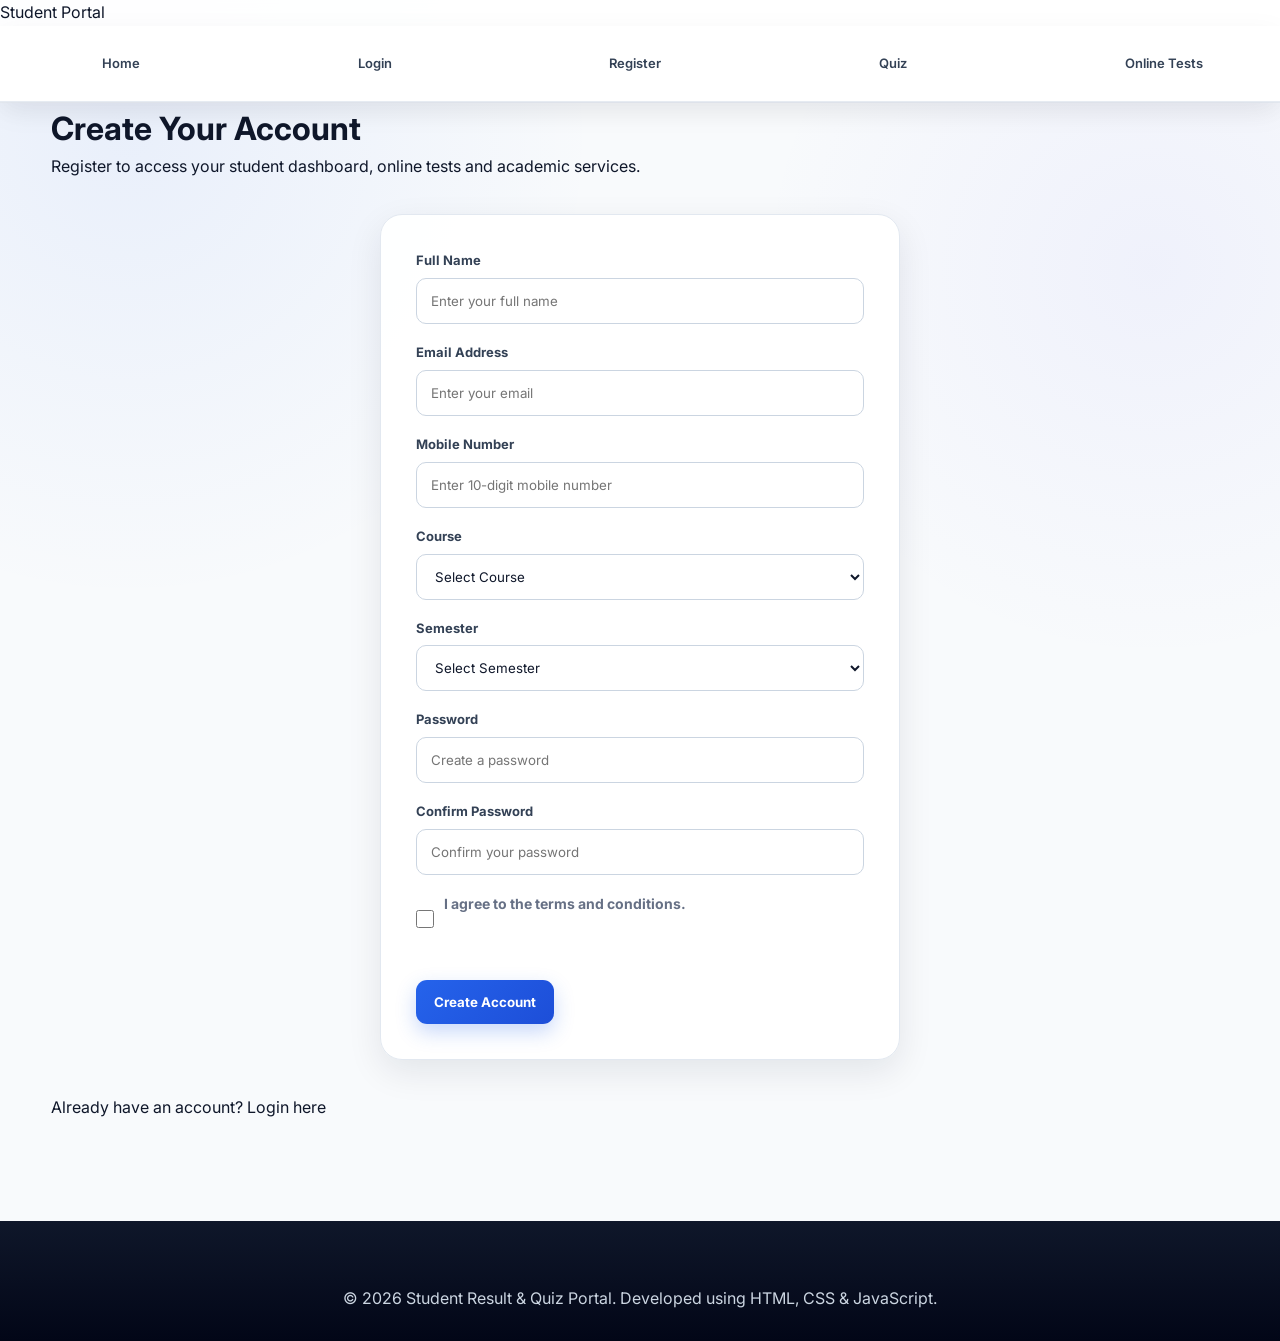
<file: register.html>
<!DOCTYPE html>
<html lang="en">

<head>

    <meta charset="UTF-8">

    <meta
        name="viewport"
        content="width=device-width, initial-scale=1.0"
    >

    <title>Register | Student Result & Quiz Portal</title>

    <link
        rel="stylesheet"
        href="css/style.css"
    >

</head>


<body>


<!-- ================= HEADER ================= -->

<header class="site-header">

    <div class="header-container">

        <a
            href="index.html"
            class="brand"
        >
            Student Portal
        </a>


        <nav class="main-navigation">

            <a
                href="index.html"
                class="nav-link"
            >
                Home
            </a>

            <a
                href="login.html"
                class="nav-link"
            >
                Login
            </a>

            <a
                href="register.html"
                class="nav-link"
            >
                Register
            </a>

            <a
                href="quiz.html"
                class="nav-link"
            >
                Quiz
            </a>

            <a
                href="online-tests.html"
                class="nav-link"
            >
                Online Tests
            </a>

        </nav>

    </div>

</header>


<!-- ================= REGISTRATION ================= -->

<main class="form-page">


    <div class="form-card">


        <h1>
            Create Your Account
        </h1>


        <p>
            Register to access your student dashboard,
            online tests and academic services.
        </p>


        <form id="registerForm">


            <!-- FULL NAME -->

            <div class="form-group">

                <label for="fullName">
                    Full Name
                </label>

                <input
                    type="text"
                    id="fullName"
                    name="fullName"
                    placeholder="Enter your full name"
                    autocomplete="name"
                    required
                >

            </div>


            <!-- EMAIL -->

            <div class="form-group">

                <label for="email">
                    Email Address
                </label>

                <input
                    type="email"
                    id="email"
                    name="email"
                    placeholder="Enter your email"
                    autocomplete="email"
                    required
                >

            </div>


            <!-- MOBILE -->

            <div class="form-group">

                <label for="phone">
                    Mobile Number
                </label>

                <input
                    type="tel"
                    id="phone"
                    name="phone"
                    placeholder="Enter 10-digit mobile number"
                    maxlength="10"
                    inputmode="numeric"
                    autocomplete="tel"
                    required
                >

            </div>


            <!-- COURSE -->

            <div class="form-group">

                <label for="course">
                    Course
                </label>

                <select
                    id="course"
                    name="course"
                    required
                >

                    <option value="">
                        Select Course
                    </option>

                    <option value="B.Tech CSE">
                        B.Tech CSE
                    </option>

                    <option value="BCA">
                        BCA
                    </option>

                    <option value="MCA">
                        MCA
                    </option>

                    <option value="Diploma CSE">
                        Diploma CSE
                    </option>

                    <option value="Other">
                        Other
                    </option>

                </select>

            </div>


            <!-- SEMESTER -->

            <div class="form-group">

                <label for="semester">
                    Semester
                </label>

                <select
                    id="semester"
                    name="semester"
                    required
                >

                    <option value="">
                        Select Semester
                    </option>

                    <option value="1st Semester">
                        1st Semester
                    </option>

                    <option value="2nd Semester">
                        2nd Semester
                    </option>

                    <option value="3rd Semester">
                        3rd Semester
                    </option>

                    <option value="4th Semester">
                        4th Semester
                    </option>

                    <option value="5th Semester">
                        5th Semester
                    </option>

                    <option value="6th Semester">
                        6th Semester
                    </option>

                    <option value="7th Semester">
                        7th Semester
                    </option>

                    <option value="8th Semester">
                        8th Semester
                    </option>

                </select>

            </div>


            <!-- PASSWORD -->

            <div class="form-group">

                <label for="password">
                    Password
                </label>

                <input
                    type="password"
                    id="password"
                    name="password"
                    placeholder="Create a password"
                    autocomplete="new-password"
                    minlength="6"
                    required
                >

            </div>


            <!-- CONFIRM PASSWORD -->

            <div class="form-group">

                <label for="confirmPassword">
                    Confirm Password
                </label>

                <input
                    type="password"
                    id="confirmPassword"
                    name="confirmPassword"
                    placeholder="Confirm your password"
                    autocomplete="new-password"
                    minlength="6"
                    required
                >

            </div>


            <!-- TERMS -->

            <div
                style="
                    display:flex;
                    align-items:flex-start;
                    gap:10px;
                    margin-bottom:20px;
                "
            >

                <input
                    type="checkbox"
                    id="terms"
                    name="terms"
                    style="
                        width:18px;
                        height:18px;
                        margin-top:3px;
                    "
                    required
                >

                <label
                    for="terms"
                    style="
                        font-size:14px;
                        color:#667085;
                        cursor:pointer;
                    "
                >
                    I agree to the terms and conditions.
                </label>

            </div>


            <!-- SUBMIT -->

            <button
                type="submit"
                class="form-button"
            >
                Create Account
            </button>


        </form>


        <!-- LOGIN LINK -->

        <div class="form-footer">

            Already have an account?

            <a href="login.html">
                Login here
            </a>

        </div>


    </div>

</main>


<!-- ================= FOOTER ================= -->

<footer class="site-footer">

    <div class="footer-container">

        <div class="footer-bottom">

            © 2026 Student Result & Quiz Portal.
            Developed using HTML, CSS & JavaScript.

        </div>

    </div>

</footer>


<!-- IMPORTANT: JAVASCRIPT -->

<script src="js/script.js"></script>


</body>

</html>
</file>
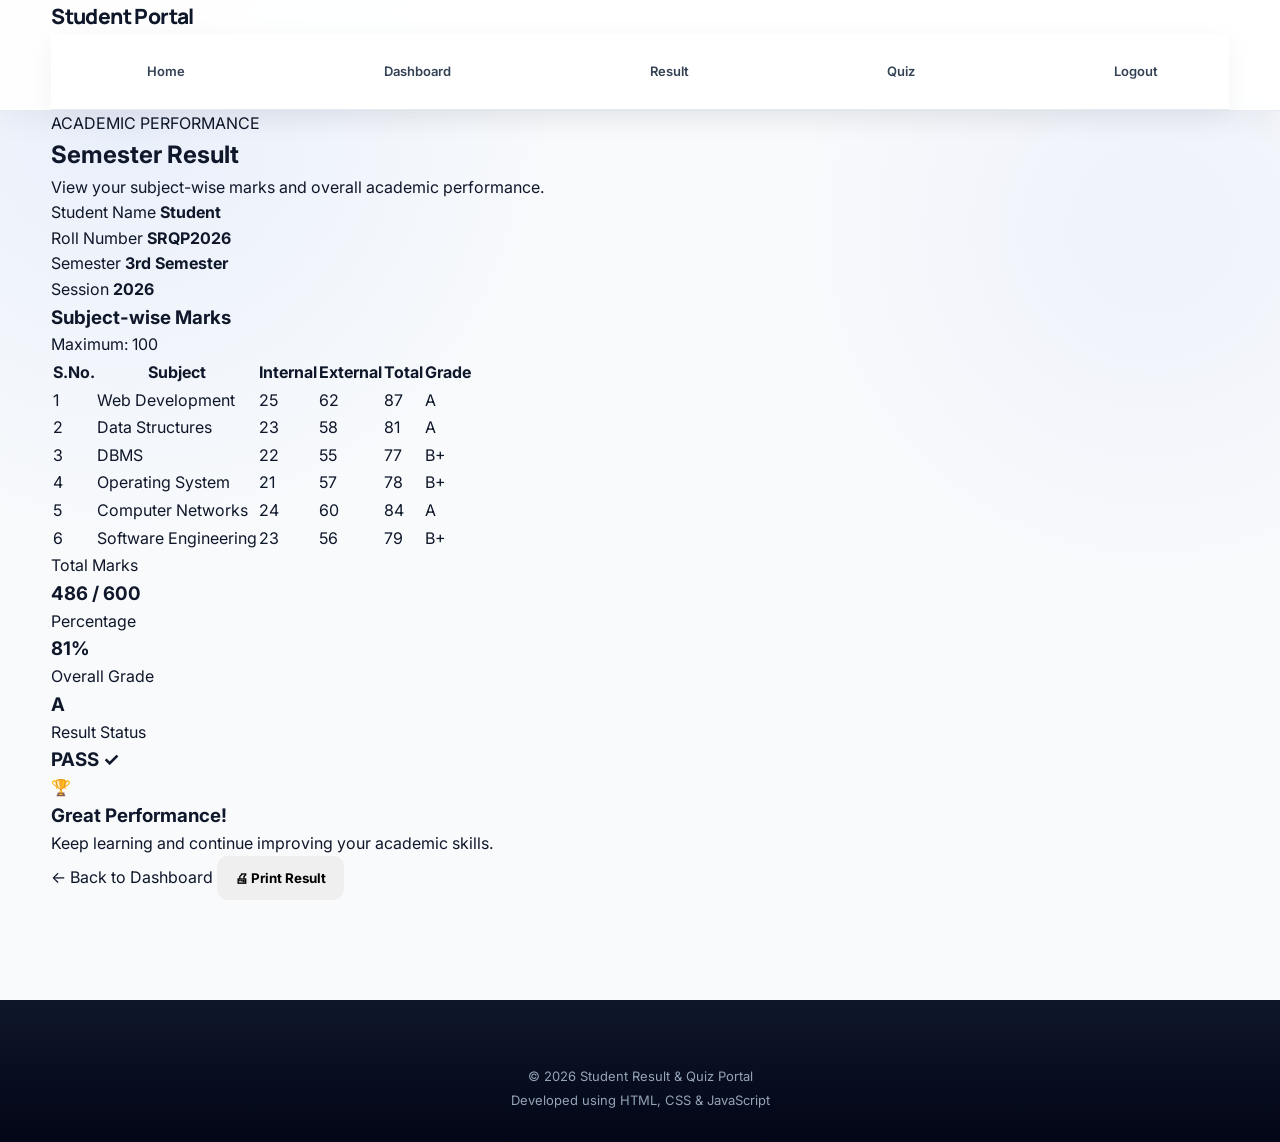
<file: result.html>
<!DOCTYPE html>
<html lang="en">

<head>

    <meta charset="UTF-8">

    <meta
        name="viewport"
        content="width=device-width, initial-scale=1.0"
    >

    <title>Student Result | Student Portal</title>

    <link
        rel="stylesheet"
        href="css/style.css"
    >

</head>


<body>

    <!-- Header -->

    <header>

        <div class="container">

            <h1>Student Portal</h1>

            <nav>

                <a href="index.html">Home</a>

                <a href="dashboard.html">Dashboard</a>

                <a
                    href="result.html"
                    class="active"
                >
                    Result
                </a>

                <a href="quiz.html">Quiz</a>

                <a href="login.html">Logout</a>

            </nav>

        </div>

    </header>


    <!-- Result Section -->

    <main class="result-section">

        <div class="result-container">


            <!-- Result Heading -->

            <div class="result-heading">

                <span class="result-label">
                    ACADEMIC PERFORMANCE
                </span>

                <h2>
                    Semester Result
                </h2>

                <p>
                    View your subject-wise marks
                    and overall academic performance.
                </p>

            </div>


            <!-- Student Information -->

            <div class="student-info-card">

                <div>
                    <span>Student Name</span>
                    <strong>Student</strong>
                </div>

                <div>
                    <span>Roll Number</span>
                    <strong>SRQP2026</strong>
                </div>

                <div>
                    <span>Semester</span>
                    <strong>3rd Semester</strong>
                </div>

                <div>
                    <span>Session</span>
                    <strong>2026</strong>
                </div>

            </div>


            <!-- Result Table -->

            <div class="result-table-card">

                <div class="table-title">

                    <h3>
                        Subject-wise Marks
                    </h3>

                    <span>
                        Maximum: 100
                    </span>

                </div>


                <div class="table-wrapper">

                    <table>

                        <thead>

                            <tr>

                                <th>
                                    S.No.
                                </th>

                                <th>
                                    Subject
                                </th>

                                <th>
                                    Internal
                                </th>

                                <th>
                                    External
                                </th>

                                <th>
                                    Total
                                </th>

                                <th>
                                    Grade
                                </th>

                            </tr>

                        </thead>


                        <tbody>

                            <tr>

                                <td>1</td>

                                <td>
                                    Web Development
                                </td>

                                <td>25</td>

                                <td>62</td>

                                <td>87</td>

                                <td>
                                    <span class="grade grade-a">
                                        A
                                    </span>
                                </td>

                            </tr>


                            <tr>

                                <td>2</td>

                                <td>
                                    Data Structures
                                </td>

                                <td>23</td>

                                <td>58</td>

                                <td>81</td>

                                <td>
                                    <span class="grade grade-a">
                                        A
                                    </span>
                                </td>

                            </tr>


                            <tr>

                                <td>3</td>

                                <td>
                                    DBMS
                                </td>

                                <td>22</td>

                                <td>55</td>

                                <td>77</td>

                                <td>
                                    <span class="grade grade-b">
                                        B+
                                    </span>
                                </td>

                            </tr>


                            <tr>

                                <td>4</td>

                                <td>
                                    Operating System
                                </td>

                                <td>21</td>

                                <td>57</td>

                                <td>78</td>

                                <td>
                                    <span class="grade grade-b">
                                        B+
                                    </span>
                                </td>

                            </tr>


                            <tr>

                                <td>5</td>

                                <td>
                                    Computer Networks
                                </td>

                                <td>24</td>

                                <td>60</td>

                                <td>84</td>

                                <td>
                                    <span class="grade grade-a">
                                        A
                                    </span>
                                </td>

                            </tr>


                            <tr>

                                <td>6</td>

                                <td>
                                    Software Engineering
                                </td>

                                <td>23</td>

                                <td>56</td>

                                <td>79</td>

                                <td>
                                    <span class="grade grade-b">
                                        B+
                                    </span>
                                </td>

                            </tr>

                        </tbody>

                    </table>

                </div>

            </div>


            <!-- Result Summary -->

            <div class="result-summary">


                <div class="summary-card">

                    <span>
                        Total Marks
                    </span>

                    <h3>
                        486 / 600
                    </h3>

                </div>


                <div class="summary-card">

                    <span>
                        Percentage
                    </span>

                    <h3>
                        81%
                    </h3>

                </div>


                <div class="summary-card">

                    <span>
                        Overall Grade
                    </span>

                    <h3>
                        A
                    </h3>

                </div>


                <div class="summary-card result-pass">

                    <span>
                        Result Status
                    </span>

                    <h3>
                        PASS ✓
                    </h3>

                </div>


            </div>


            <!-- Performance Message -->

            <div class="performance-message">

                <div class="performance-icon">
                    🏆
                </div>

                <div>

                    <h3>
                        Great Performance!
                    </h3>

                    <p>
                        Keep learning and continue
                        improving your academic skills.
                    </p>

                </div>

            </div>


            <!-- Back Button -->

            <div class="result-actions">

                <a
                    href="dashboard.html"
                    class="dashboard-btn"
                >
                    ← Back to Dashboard
                </a>

                <button
                    onclick="window.print()"
                    class="print-btn"
                >
                    🖨 Print Result
                </button>

            </div>

        </div>

    </main>


    <!-- Footer -->

    <footer>

        <p>
            © 2026 Student Result & Quiz Portal
        </p>

        <p>
            Developed using HTML, CSS & JavaScript
        </p>

    </footer>


    <script src="js/script.js"></script>

</body>

</html>
</file>
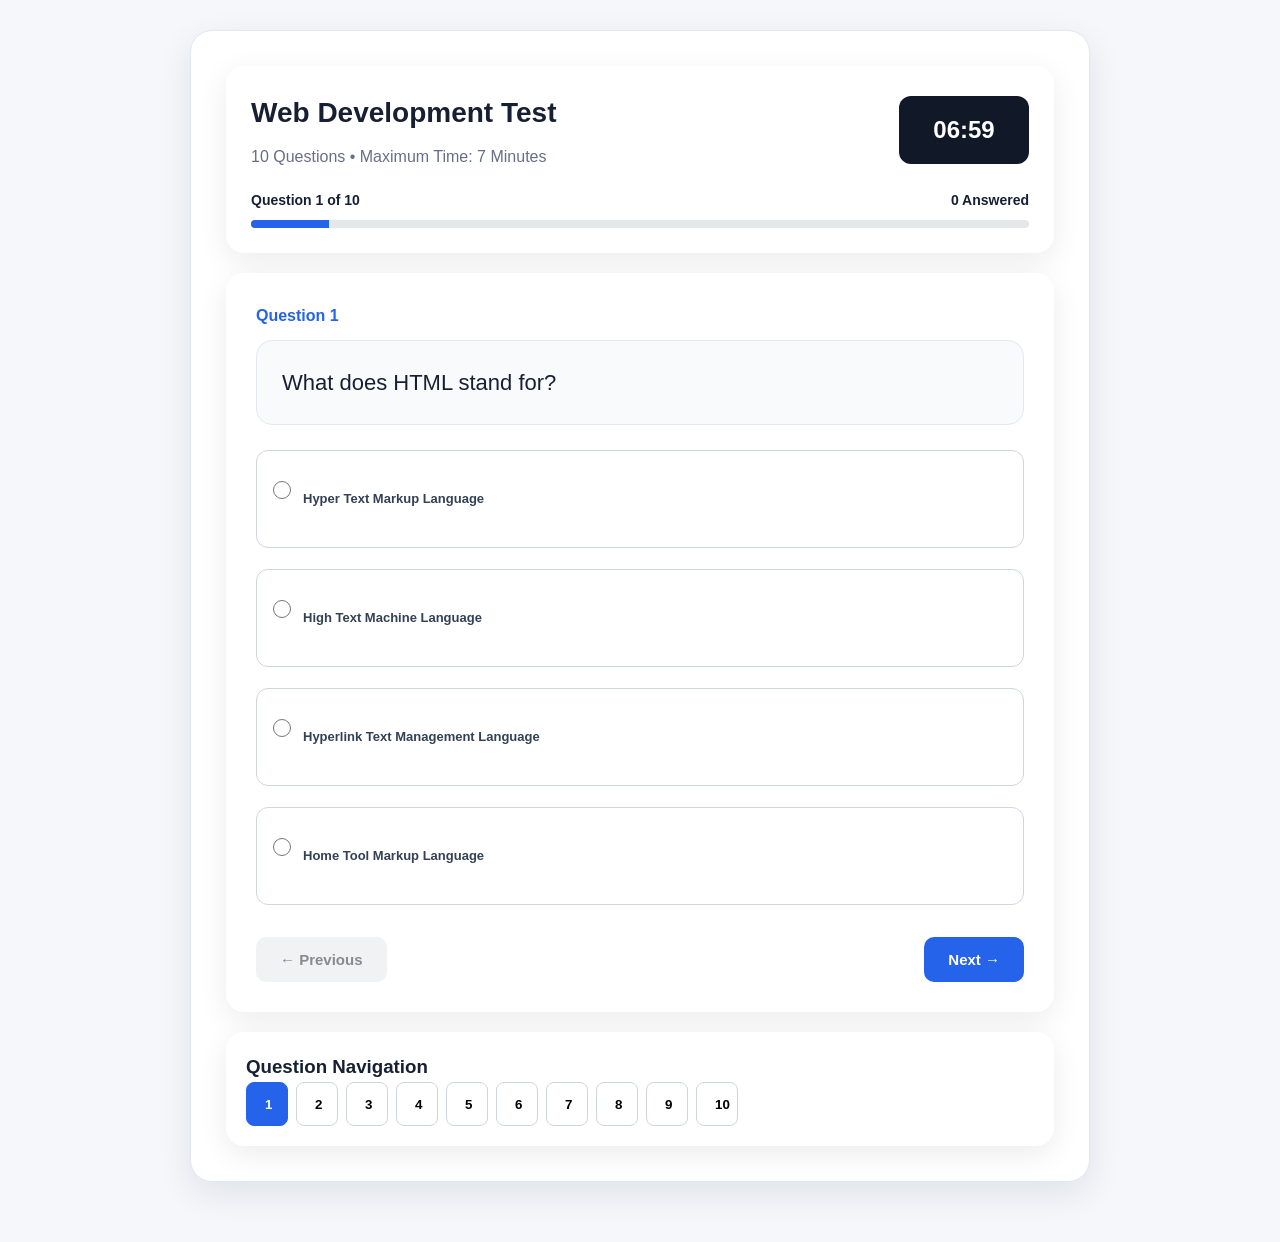
<file: test.html>
<!DOCTYPE html>
<html lang="en">
<head>
    <meta charset="UTF-8">
    <meta name="viewport" content="width=device-width, initial-scale=1.0">

    <title>Online Test | Student Result & Quiz Portal</title>

    <link rel="stylesheet" href="css/style.css">

    <style>
        body {
            margin: 0;
            font-family: Arial, sans-serif;
            background: #f5f7fb;
            color: #172033;
        }

        .test-page {
            min-height: 100vh;
            padding: 30px 20px 60px;
        }

        .test-container {
            max-width: 1000px;
            margin: auto;
        }

        .test-header {
            background: white;
            border-radius: 18px;
            padding: 25px;
            margin-bottom: 20px;
            box-shadow: 0 8px 30px rgba(0,0,0,0.08);
        }

        .test-header-top {
            display: flex;
            justify-content: space-between;
            align-items: center;
            gap: 20px;
        }

        .test-header h1 {
            margin: 0 0 8px;
            font-size: 28px;
        }

        .test-header p {
            margin: 0;
            color: #667085;
        }

        .timer {
            min-width: 130px;
            padding: 15px 20px;
            border-radius: 12px;
            background: #111827;
            color: white;
            text-align: center;
            font-size: 24px;
            font-weight: 800;
        }

        .timer.warning {
            background: #dc2626;
        }

        .progress-box {
            margin-top: 20px;
        }

        .progress-info {
            display: flex;
            justify-content: space-between;
            margin-bottom: 8px;
            font-size: 14px;
            font-weight: 600;
        }

        .progress-bar {
            height: 8px;
            background: #e5e7eb;
            border-radius: 20px;
            overflow: hidden;
        }

        .progress-fill {
            height: 100%;
            width: 10%;
            background: #2563eb;
            transition: 0.3s;
        }

        .question-card {
            background: white;
            border-radius: 18px;
            padding: 30px;
            box-shadow: 0 8px 30px rgba(0,0,0,0.08);
        }

        .question-number {
            color: #2563eb;
            font-weight: 800;
            margin-bottom: 12px;
        }

        .question {
            font-size: 22px;
            line-height: 1.5;
            margin-bottom: 25px;
        }

        .options {
            display: grid;
            gap: 14px;
        }

        .option {
            display: flex;
            align-items: center;
            gap: 12px;
            padding: 16px;
            border: 1px solid #d0d5dd;
            border-radius: 12px;
            cursor: pointer;
            transition: 0.2s;
        }

        .option:hover {
            border-color: #2563eb;
            background: #f8fbff;
        }

        .option.selected {
            border-color: #2563eb;
            background: #eef4ff;
        }

        .option input {
            width: 18px;
            height: 18px;
        }

        .navigation {
            display: flex;
            justify-content: space-between;
            margin-top: 25px;
            gap: 15px;
        }

        .nav-btn,
        .submit-btn {
            border: none;
            padding: 14px 24px;
            border-radius: 10px;
            font-size: 15px;
            font-weight: 700;
            cursor: pointer;
        }

        .prev-btn {
            background: #e5e7eb;
            color: #111827;
        }

        .next-btn {
            background: #2563eb;
            color: white;
        }

        .submit-btn {
            background: #16a34a;
            color: white;
        }

        .nav-btn:disabled {
            opacity: 0.5;
            cursor: not-allowed;
        }

        .question-navigation {
            background: white;
            margin-top: 20px;
            padding: 20px;
            border-radius: 18px;
            box-shadow: 0 8px 30px rgba(0,0,0,0.08);
        }

        .question-navigation h3 {
            margin-top: 0;
        }

        .question-buttons {
            display: flex;
            flex-wrap: wrap;
            gap: 8px;
        }

        .question-btn {
            width: 42px;
            height: 42px;
            border: 1px solid #d0d5dd;
            background: white;
            border-radius: 8px;
            cursor: pointer;
            font-weight: 700;
        }

        .question-btn.current {
            background: #2563eb;
            color: white;
            border-color: #2563eb;
        }

        .question-btn.answered {
            background: #dcfce7;
            border-color: #16a34a;
            color: #166534;
        }

        .result-box {
            display: none;
            background: white;
            border-radius: 18px;
            padding: 35px;
            text-align: center;
            box-shadow: 0 8px 30px rgba(0,0,0,0.08);
        }

        .result-score {
            font-size: 48px;
            font-weight: 900;
            color: #2563eb;
            margin: 15px 0;
        }

        .result-box h2 {
            margin-bottom: 10px;
        }

        .result-actions {
            display: flex;
            justify-content: center;
            gap: 12px;
            flex-wrap: wrap;
            margin-top: 25px;
        }

        .result-actions a,
        .result-actions button {
            text-decoration: none;
            border: none;
            padding: 13px 20px;
            border-radius: 10px;
            font-weight: 700;
            cursor: pointer;
        }

        .certificate-btn {
            background: #16a34a;
            color: white;
        }

        .feedback-btn {
            background: #f59e0b;
            color: white;
        }

        .tests-btn {
            background: #e5e7eb;
            color: #111827;
        }

        @media (max-width: 650px) {

            .test-header-top {
                flex-direction: column;
                align-items: stretch;
            }

            .timer {
                width: 100%;
            }

            .question-card {
                padding: 22px;
            }

            .question {
                font-size: 19px;
            }

            .navigation {
                flex-direction: column;
            }

            .nav-btn,
            .submit-btn {
                width: 100%;
            }
        }
    </style>
</head>

<body>

<div class="test-page">

    <div class="test-container">

        <div class="test-header">

            <div class="test-header-top">

                <div>
                    <h1 id="testTitle">
                        Web Development Test
                    </h1>

                    <p>
                        10 Questions • Maximum Time: 7 Minutes
                    </p>
                </div>

                <div class="timer" id="timer">
                    07:00
                </div>

            </div>

            <div class="progress-box">

                <div class="progress-info">
                    <span id="questionProgress">
                        Question 1 of 10
                    </span>

                    <span id="answeredCount">
                        0 Answered
                    </span>
                </div>

                <div class="progress-bar">
                    <div
                        class="progress-fill"
                        id="progressFill"
                    ></div>
                </div>

            </div>

        </div>


        <div id="testArea">

            <div class="question-card">

                <div
                    class="question-number"
                    id="questionNumber"
                >
                    Question 1
                </div>

                <div
                    class="question"
                    id="questionText"
                ></div>

                <div
                    class="options"
                    id="options"
                ></div>


                <div class="navigation">

                    <button
                        class="nav-btn prev-btn"
                        id="previousBtn"
                        onclick="previousQuestion()"
                    >
                        ← Previous
                    </button>

                    <button
                        class="nav-btn next-btn"
                        id="nextBtn"
                        onclick="nextQuestion()"
                    >
                        Next →
                    </button>

                    <button
                        class="submit-btn"
                        id="submitBtn"
                        onclick="submitTest()"
                        style="display:none;"
                    >
                        Submit Test
                    </button>

                </div>

            </div>


            <div class="question-navigation">

                <h3>
                    Question Navigation
                </h3>

                <div
                    class="question-buttons"
                    id="questionButtons"
                ></div>

            </div>

        </div>


        <div
            class="result-box"
            id="resultBox"
        >

            <h2>
                🎉 Test Completed
            </h2>

            <p id="resultMessage">
                Your test has been submitted.
            </p>

            <div
                class="result-score"
                id="resultScore"
            >
                0/10
            </div>

            <p id="resultPercentage">
                0%
            </p>

            <div class="result-actions">

                <a
                    href="feedback.html"
                    class="feedback-btn"
                >
                    ⭐ Rate Your Experience
                </a>

                <a
                    href="online-tests.html"
                    class="tests-btn"
                >
                    Back to Tests
                </a>

            </div>

        </div>

    </div>

</div>


<script>

const questions = [

    {
        question: "What does HTML stand for?",
        options: [
            "Hyper Text Markup Language",
            "High Text Machine Language",
            "Hyperlink Text Management Language",
            "Home Tool Markup Language"
        ],
        answer: 0
    },

    {
        question: "Which language is used to style a web page?",
        options: [
            "HTML",
            "CSS",
            "Python",
            "SQL"
        ],
        answer: 1
    },

    {
        question: "Which language is mainly used to add interactivity to web pages?",
        options: [
            "CSS",
            "HTML",
            "JavaScript",
            "SQL"
        ],
        answer: 2
    },

    {
        question: "Which HTML tag is used to create a hyperlink?",
        options: [
            "<link>",
            "<a>",
            "<href>",
            "<url>"
        ],
        answer: 1
    },

    {
        question: "Which CSS property changes text color?",
        options: [
            "font-style",
            "background",
            "color",
            "text-design"
        ],
        answer: 2
    },

    {
        question: "Which HTML tag is used to display an image?",
        options: [
            "<image>",
            "<img>",
            "<picture>",
            "<src>"
        ],
        answer: 1
    },

    {
        question: "Which symbol is used for an ID selector in CSS?",
        options: [
            ".",
            "#",
            "*",
            "@"
        ],
        answer: 1
    },

    {
        question: "Which method is used to select an element by ID in JavaScript?",
        options: [
            "getElementById()",
            "getElement()",
            "selectById()",
            "findElement()"
        ],
        answer: 0
    },

    {
        question: "Which HTML element is used for the largest heading?",
        options: [
            "<heading>",
            "<h6>",
            "<h1>",
            "<head>"
        ],
        answer: 2
    },

    {
        question: "Which file extension is commonly used for JavaScript?",
        options: [
            ".java",
            ".js",
            ".javascript",
            ".script"
        ],
        answer: 1
    }

];


let currentQuestion = 0;

let userAnswers = new Array(questions.length).fill(null);

let timeLeft = 7 * 60;

let timerInterval = null;

let testSubmitted = false;


const questionText =
    document.getElementById("questionText");

const optionsContainer =
    document.getElementById("options");

const questionNumber =
    document.getElementById("questionNumber");

const questionProgress =
    document.getElementById("questionProgress");

const answeredCount =
    document.getElementById("answeredCount");

const progressFill =
    document.getElementById("progressFill");

const questionButtons =
    document.getElementById("questionButtons");

const timer =
    document.getElementById("timer");


function loadQuestion() {

    const question = questions[currentQuestion];

    questionNumber.textContent =
        "Question " + (currentQuestion + 1);

    questionText.textContent =
        question.question;

    questionProgress.textContent =
        "Question " +
        (currentQuestion + 1) +
        " of " +
        questions.length;


    optionsContainer.innerHTML = "";


    question.options.forEach(function(option, index) {

        const label =
            document.createElement("label");

        label.className = "option";


        if (userAnswers[currentQuestion] === index) {
            label.classList.add("selected");
        }


        label.innerHTML = `
            <input
                type="radio"
                name="answer"
                value="${index}"
                ${userAnswers[currentQuestion] === index ? "checked" : ""}
            >

            <span>${option}</span>
        `;


        label.addEventListener("click", function() {

            userAnswers[currentQuestion] = index;

            updateInterface();

            loadQuestion();

        });


        optionsContainer.appendChild(label);

    });


    document.getElementById("previousBtn").disabled =
        currentQuestion === 0;


    if (currentQuestion === questions.length - 1) {

        document.getElementById("nextBtn").style.display =
            "none";

        document.getElementById("submitBtn").style.display =
            "block";

    } else {

        document.getElementById("nextBtn").style.display =
            "block";

        document.getElementById("submitBtn").style.display =
            "none";

    }


    updateInterface();

}


function updateInterface() {

    const answered =
        userAnswers.filter(function(answer) {
            return answer !== null;
        }).length;


    answeredCount.textContent =
        answered + " Answered";


    const progress =
        ((currentQuestion + 1) / questions.length) * 100;


    progressFill.style.width =
        progress + "%";


    questionButtons.innerHTML = "";


    questions.forEach(function(_, index) {

        const button =
            document.createElement("button");

        button.className = "question-btn";

        button.textContent =
            index + 1;


        if (index === currentQuestion) {
            button.classList.add("current");
        }


        if (userAnswers[index] !== null) {
            button.classList.add("answered");
        }


        button.onclick = function() {

            currentQuestion = index;

            loadQuestion();

        };


        questionButtons.appendChild(button);

    });

}


function nextQuestion() {

    if (currentQuestion < questions.length - 1) {

        currentQuestion++;

        loadQuestion();

    }

}


function previousQuestion() {

    if (currentQuestion > 0) {

        currentQuestion--;

        loadQuestion();

    }

}


function startTimer() {

    timerInterval =
        setInterval(function() {

            if (testSubmitted) {
                clearInterval(timerInterval);
                return;
            }


            timeLeft--;


            const minutes =
                Math.floor(timeLeft / 60);

            const seconds =
                timeLeft % 60;


            timer.textContent =
                String(minutes).padStart(2, "0") +
                ":" +
                String(seconds).padStart(2, "0");


            if (timeLeft <= 60) {
                timer.classList.add("warning");
            }


            if (timeLeft <= 0) {

                clearInterval(timerInterval);

                alert(
                    "Time is over. Your test will be submitted automatically."
                );

                submitTest();

            }

        }, 1000);

}


function submitTest() {

    if (testSubmitted) {
        return;
    }


    const unanswered =
        userAnswers.filter(function(answer) {
            return answer === null;
        }).length;


    if (unanswered > 0 && timeLeft > 0) {

        const confirmSubmit =
            confirm(
                "You have " +
                unanswered +
                " unanswered question(s). Do you want to submit the test?"
            );


        if (!confirmSubmit) {
            return;
        }

    }


    testSubmitted = true;

    clearInterval(timerInterval);


    let score = 0;


    questions.forEach(function(question, index) {

        if (userAnswers[index] === question.answer) {
            score++;
        }

    });


    const percentage =
        Math.round(
            (score / questions.length) * 100
        );


    const testRecord = {

        id: "TEST-" + Date.now(),

        subject: "Web Development",

        score: score,

        totalQuestions: questions.length,

        percentage: percentage,

        date: new Date().toLocaleString(),

        certificateEligible: percentage >= 60

    };


    let allTests =
        JSON.parse(
            localStorage.getItem("testAttempts")
        ) || [];


    allTests.push(testRecord);


    localStorage.setItem(
        "testAttempts",
        JSON.stringify(allTests)
    );


    document.getElementById("testArea").style.display =
        "none";


    document.getElementById("resultBox").style.display =
        "block";


    document.getElementById("resultScore").textContent =
        score + "/" + questions.length;


    document.getElementById("resultPercentage").textContent =
        percentage + "%";


    if (percentage >= 60) {

        document.getElementById("resultMessage").textContent =
            "Congratulations! You are eligible for an achievement certificate.";

        document.querySelector(".result-actions").insertAdjacentHTML(
            "afterbegin",
            `
            <a
                href="certificate.html"
                class="certificate-btn"
            >
                🎓 View Certificate
            </a>
            `
        );

    } else {

        document.getElementById("resultMessage").textContent =
            "Test completed. Score 60% or above to become eligible for the certificate.";

    }

}


loadQuestion();

startTimer();

</script>

</body>
</html>
</file>
<file: css/style.css>
/* =========================================================
   STUDENT RESULT & QUIZ PORTAL
   PREMIUM UI SYSTEM
   ========================================================= */

@import url('https://fonts.googleapis.com/css2?family=Inter:wght@400;500;600;700;800&family=Manrope:wght@500;600;700;800&display=swap');


/* =========================================================
   ROOT
   ========================================================= */

:root {
    --primary: #2563eb;
    --primary-dark: #1d4ed8;
    --primary-light: #eff6ff;

    --navy: #0f172a;
    --navy-2: #172554;

    --text: #0f172a;
    --text-soft: #64748b;
    --text-light: #94a3b8;

    --white: #ffffff;
    --background: #f8fafc;
    --surface: #ffffff;

    --border: #e2e8f0;

    --success: #16a34a;
    --warning: #f59e0b;
    --danger: #dc2626;

    --radius-sm: 10px;
    --radius-md: 16px;
    --radius-lg: 24px;

    --shadow-sm:
        0 4px 16px rgba(15, 23, 42, 0.06);

    --shadow-md:
        0 12px 35px rgba(15, 23, 42, 0.09);

    --shadow-lg:
        0 25px 70px rgba(15, 23, 42, 0.14);
}


/* =========================================================
   RESET
   ========================================================= */

* {
    margin: 0;
    padding: 0;
    box-sizing: border-box;
}

html {
    scroll-behavior: smooth;
}

body {
    font-family: "Inter", sans-serif;
    color: var(--text);
    background:
        radial-gradient(
            circle at 10% 10%,
            rgba(37, 99, 235, 0.06),
            transparent 28%
        ),
        radial-gradient(
            circle at 90% 20%,
            rgba(99, 102, 241, 0.05),
            transparent 25%
        ),
        var(--background);

    line-height: 1.6;
    min-height: 100vh;
}

img {
    max-width: 100%;
    display: block;
}

button,
input,
select,
textarea {
    font-family: inherit;
}

button {
    cursor: pointer;
}

a {
    color: inherit;
    text-decoration: none;
}


/* =========================================================
   HEADER / NAVBAR
   ========================================================= */

header,
.navbar,
nav {
    position: relative;
    z-index: 100;

    background: rgba(255, 255, 255, 0.88);

    backdrop-filter: blur(18px);
    -webkit-backdrop-filter: blur(18px);

    border-bottom: 1px solid rgba(226, 232, 240, 0.8);

    box-shadow:
        0 5px 25px rgba(15, 23, 42, 0.04);
}

header {
    min-height: 72px;
}

nav {
    min-height: 72px;

    display: flex;
    align-items: center;
    justify-content: space-between;

    padding: 0 7%;
}

nav h1,
nav .logo,
header h1,
.logo {
    font-family: "Manrope", sans-serif;

    font-size: 22px;
    font-weight: 800;

    color: var(--navy);

    letter-spacing: -0.5px;
}

nav h1::before,
.logo::before {
    content: "◆";

    display: inline-block;

    margin-right: 9px;

    color: var(--primary);

    font-size: 12px;

    transform: translateY(-2px);
}

nav a {
    position: relative;

    margin-left: 28px;

    font-size: 14px;
    font-weight: 600;

    color: #334155;

    transition:
        color 0.25s ease,
        transform 0.25s ease;
}

nav a::after {
    content: "";

    position: absolute;

    left: 0;
    bottom: -8px;

    width: 0;
    height: 2px;

    border-radius: 10px;

    background: var(--primary);

    transition: width 0.25s ease;
}

nav a:hover {
    color: var(--primary);
}

nav a:hover::after {
    width: 100%;
}


/* =========================================================
   GLOBAL CONTAINER
   ========================================================= */

.container,
main {
    width: min(1180px, 92%);
    margin: auto;
}


/* =========================================================
   HERO
   ========================================================= */

.hero,
.hero-section {
    position: relative;

    overflow: hidden;

    min-height: 500px;

    display: flex;
    align-items: center;

    padding: 90px 7%;

    background:
        radial-gradient(
            circle at 80% 20%,
            rgba(96, 165, 250, 0.24),
            transparent 30%
        ),
        radial-gradient(
            circle at 10% 80%,
            rgba(129, 140, 248, 0.20),
            transparent 30%
        ),
        linear-gradient(
            135deg,
            #0f172a,
            #172554 55%,
            #1e40af
        );

    color: white;
}

.hero::before,
.hero-section::before {
    content: "";

    position: absolute;

    width: 420px;
    height: 420px;

    right: -120px;
    top: -160px;

    border-radius: 50%;

    border: 1px solid rgba(255,255,255,0.14);

    box-shadow:
        0 0 0 70px rgba(255,255,255,0.025),
        0 0 0 140px rgba(255,255,255,0.02);
}

.hero::after,
.hero-section::after {
    content: "";

    position: absolute;

    width: 250px;
    height: 250px;

    left: -100px;
    bottom: -120px;

    border-radius: 50%;

    background: rgba(59,130,246,0.18);

    filter: blur(10px);
}

.hero > *,
.hero-section > * {
    position: relative;
    z-index: 2;
}

.hero h1,
.hero-section h1 {
    max-width: 850px;

    font-family: "Manrope", sans-serif;

    font-size: clamp(42px, 6vw, 76px);

    line-height: 1.02;

    letter-spacing: -3px;

    font-weight: 800;

    margin-bottom: 24px;
}

.hero h1 span,
.hero-section h1 span {
    color: #60a5fa;
}

.hero p,
.hero-section p {
    max-width: 650px;

    color: #cbd5e1;

    font-size: 17px;

    line-height: 1.8;

    margin-bottom: 30px;
}


/* =========================================================
   HERO BUTTONS
   ========================================================= */

.hero a,
.hero button,
.hero-section a,
.hero-section button {
    display: inline-flex;

    align-items: center;
    justify-content: center;

    gap: 9px;

    min-height: 50px;

    padding: 0 23px;

    border-radius: 12px;

    border: 1px solid transparent;

    background:
        linear-gradient(
            135deg,
            #3b82f6,
            #2563eb
        );

    color: white;

    font-size: 14px;
    font-weight: 700;

    box-shadow:
        0 10px 25px rgba(37, 99, 235, 0.35);

    transition:
        transform 0.25s ease,
        box-shadow 0.25s ease;
}

.hero a:hover,
.hero button:hover,
.hero-section a:hover,
.hero-section button:hover {
    transform: translateY(-3px);

    box-shadow:
        0 16px 35px rgba(37, 99, 235, 0.45);
}


/* =========================================================
   SECTION
   ========================================================= */

section {
    padding: 85px 7%;
}

section h2 {
    font-family: "Manrope", sans-serif;

    font-size: clamp(30px, 4vw, 46px);

    line-height: 1.1;

    letter-spacing: -1.5px;

    margin-bottom: 14px;
}

section > p {
    color: var(--text-soft);

    max-width: 680px;
}


/* =========================================================
   SECTION LABEL
   ========================================================= */

.section-label {
    display: inline-flex;

    align-items: center;

    gap: 8px;

    padding: 7px 12px;

    border-radius: 999px;

    background: var(--primary-light);

    border: 1px solid #dbeafe;

    color: var(--primary-dark);

    font-size: 11px;

    font-weight: 800;

    letter-spacing: 1px;

    text-transform: uppercase;

    margin-bottom: 15px;
}


/* =========================================================
   FEATURE GRID
   ========================================================= */

.features,
.feature-grid,
.cards,
.card-grid {
    width: min(1180px, 100%);

    margin: 40px auto 0;

    display: grid;

    grid-template-columns:
        repeat(3, minmax(0, 1fr));

    gap: 22px;
}


/* =========================================================
   PREMIUM CARDS
   ========================================================= */

.card,
.feature-card,
.feature,
.features > div {
    position: relative;

    padding: 30px;

    background:
        linear-gradient(
            145deg,
            rgba(255,255,255,0.98),
            rgba(248,250,252,0.95)
        );

    border: 1px solid rgba(226,232,240,0.95);

    border-radius: var(--radius-lg);

    box-shadow: var(--shadow-sm);

    overflow: hidden;

    transition:
        transform 0.3s ease,
        box-shadow 0.3s ease,
        border-color 0.3s ease;
}

.card::before,
.feature-card::before,
.feature::before,
.features > div::before {
    content: "";

    position: absolute;

    left: 0;
    top: 0;

    width: 100%;
    height: 3px;

    background:
        linear-gradient(
            90deg,
            #2563eb,
            #6366f1,
            #8b5cf6
        );

    transform: scaleX(0);

    transform-origin: left;

    transition: transform 0.3s ease;
}

.card:hover,
.feature-card:hover,
.feature:hover,
.features > div:hover {
    transform: translateY(-8px);

    border-color: #bfdbfe;

    box-shadow: var(--shadow-lg);
}

.card:hover::before,
.feature-card:hover::before,
.feature:hover::before,
.features > div:hover::before {
    transform: scaleX(1);
}


/* =========================================================
   CARD ICON
   ========================================================= */

.card-icon,
.feature-icon,
.features > div:first-child {
    width: 48px;
    height: 48px;

    display: flex;
    align-items: center;
    justify-content: center;

    border-radius: 14px;

    background:
        linear-gradient(
            135deg,
            #eff6ff,
            #dbeafe
        );

    color: var(--primary);

    font-size: 23px;

    margin-bottom: 22px;
}

.card h3,
.feature-card h3,
.feature h3 {
    font-family: "Manrope", sans-serif;

    font-size: 19px;

    margin-bottom: 9px;
}

.card p,
.feature-card p,
.feature p {
    color: var(--text-soft);

    font-size: 14px;

    line-height: 1.75;
}


/* =========================================================
   FOUNDER SECTION
   ========================================================= */

.founder,
.founder-section {
    width: min(900px, 92%);

    margin: 70px auto;

    padding: 50px;

    position: relative;

    text-align: center;

    background:
        linear-gradient(
            145deg,
            #ffffff,
            #f8fafc
        );

    border: 1px solid var(--border);

    border-radius: 28px;

    box-shadow: var(--shadow-md);

    overflow: hidden;
}

.founder::before {
    content: "";

    position: absolute;

    width: 180px;
    height: 180px;

    left: -70px;
    top: -70px;

    border-radius: 50%;

    background: #dbeafe;

    filter: blur(5px);

    opacity: .65;
}

.founder::after {
    content: "";

    position: absolute;

    width: 160px;
    height: 160px;

    right: -70px;
    bottom: -70px;

    border-radius: 50%;

    background: #e0e7ff;

    filter: blur(5px);

    opacity: .7;
}

.founder > * {
    position: relative;
    z-index: 2;
}

.founder img {
    width: 92px;
    height: 92px;

    margin: 0 auto 18px;

    object-fit: cover;

    border-radius: 50%;

    border: 4px solid white;

    box-shadow:
        0 12px 30px rgba(15,23,42,.14);
}

.founder h2,
.founder h3 {
    font-family: "Manrope", sans-serif;

    font-size: 28px;

    margin-bottom: 5px;
}

.founder .role {
    color: var(--primary);

    font-size: 13px;

    font-weight: 800;

    margin-bottom: 18px;
}

.founder p {
    max-width: 680px;

    margin: auto;

    color: var(--text-soft);

    line-height: 1.8;
}


/* =========================================================
   STATS
   ========================================================= */

.stats,
.statistics {
    width: min(1000px, 92%);

    margin: 30px auto;

    display: grid;

    grid-template-columns:
        repeat(3, 1fr);

    gap: 18px;
}

.stat,
.stat-card {
    padding: 25px;

    text-align: center;

    background: white;

    border: 1px solid var(--border);

    border-radius: 18px;

    box-shadow: var(--shadow-sm);
}

.stat strong,
.stat-card strong {
    display: block;

    font-family: "Manrope", sans-serif;

    font-size: 32px;

    color: var(--primary);

    margin-bottom: 5px;
}

.stat span,
.stat-card span {
    color: var(--text-soft);

    font-size: 12px;

    font-weight: 600;
}


/* =========================================================
   CTA
   ========================================================= */

.cta,
.cta-section {
    position: relative;

    width: min(1100px, 92%);

    margin: 80px auto;

    padding: 60px 45px;

    text-align: center;

    border-radius: 28px;

    overflow: hidden;

    background:
        radial-gradient(
            circle at 85% 15%,
            rgba(96,165,250,.25),
            transparent 30%
        ),
        linear-gradient(
            135deg,
            #0f172a,
            #172554
        );

    color: white;

    box-shadow:
        0 25px 60px rgba(15,23,42,.20);
}

.cta h2,
.cta-section h2 {
    font-family: "Manrope", sans-serif;

    color: white;

    margin-bottom: 12px;
}

.cta p,
.cta-section p {
    color: #cbd5e1;

    margin: 0 auto 25px;

    max-width: 600px;
}


/* =========================================================
   BUTTON SYSTEM
   ========================================================= */

.btn,
button,
input[type="submit"],
input[type="button"] {
    border: none;

    border-radius: 11px;

    min-height: 44px;

    padding: 0 18px;

    font-weight: 700;

    transition:
        transform .2s ease,
        box-shadow .2s ease,
        opacity .2s ease;
}

.btn-primary,
button[type="submit"],
input[type="submit"] {
    background:
        linear-gradient(
            135deg,
            #2563eb,
            #1d4ed8
        );

    color: white;

    box-shadow:
        0 8px 20px rgba(37,99,235,.25);
}

.btn-primary:hover,
button[type="submit"]:hover,
input[type="submit"]:hover {
    transform: translateY(-2px);

    box-shadow:
        0 12px 28px rgba(37,99,235,.35);
}


/* =========================================================
   FORMS
   ========================================================= */

form {
    width: min(520px, 92%);

    margin: 35px auto;

    padding: 35px;

    background: rgba(255,255,255,.96);

    border: 1px solid var(--border);

    border-radius: 22px;

    box-shadow: var(--shadow-md);
}

label {
    display: block;

    margin-bottom: 7px;

    font-size: 13px;

    font-weight: 700;

    color: #334155;
}

input,
select,
textarea {
    width: 100%;

    min-height: 46px;

    padding: 11px 14px;

    margin-bottom: 18px;

    border: 1px solid #cbd5e1;

    border-radius: 10px;

    background: white;

    color: var(--text);

    outline: none;

    transition:
        border-color .2s ease,
        box-shadow .2s ease;
}

input:focus,
select:focus,
textarea:focus {
    border-color: #60a5fa;

    box-shadow:
        0 0 0 4px rgba(37,99,235,.10);
}


/* =========================================================
   QUIZ
   ========================================================= */

.quiz-container,
.quiz-card,
.test-container {
    width: min(900px, 92%);

    margin: 45px auto;

    padding: 35px;

    background: white;

    border: 1px solid var(--border);

    border-radius: 22px;

    box-shadow: var(--shadow-md);
}

.question,
.quiz-question {
    padding: 25px;

    margin-bottom: 18px;

    border: 1px solid var(--border);

    border-radius: 16px;

    background: #f8fafc;
}

.question:hover,
.quiz-question:hover {
    border-color: #bfdbfe;

    background: #f8fbff;
}

.question h3,
.quiz-question h3 {
    margin-bottom: 16px;

    font-size: 16px;
}

.question label,
.quiz-question label {
    padding: 11px 14px;

    margin-bottom: 8px;

    border: 1px solid #e2e8f0;

    border-radius: 10px;

    background: white;

    cursor: pointer;

    font-weight: 500;

    transition: .2s ease;
}

.question label:hover,
.quiz-question label:hover {
    border-color: #93c5fd;

    background: #eff6ff;
}


/* =========================================================
   RESULT CARD
   ========================================================= */

.quiz-result-card,
.result-card {
    margin-top: 30px;

    padding: 35px;

    text-align: center;

    background:
        linear-gradient(
            145deg,
            #ffffff,
            #eff6ff
        );

    border: 1px solid #bfdbfe;

    border-radius: 22px;

    box-shadow: var(--shadow-md);
}

.quiz-result-card h2,
.result-card h2 {
    font-family: "Manrope", sans-serif;

    font-size: 28px;

    margin-bottom: 18px;
}


/* =========================================================
   DASHBOARD
   ========================================================= */

.dashboard,
.dashboard-container {
    width: min(1180px, 92%);

    margin: 50px auto;
}

.dashboard-header {
    margin-bottom: 35px;
}

.dashboard-header h1 {
    font-family: "Manrope", sans-serif;

    font-size: 42px;

    letter-spacing: -1.5px;
}

.dashboard-header p {
    color: var(--text-soft);
}


/* =========================================================
   FOOTER
   ========================================================= */

footer {
    margin-top: 80px;

    padding: 45px 7%;

    background: #0f172a;

    color: #cbd5e1;

    text-align: center;
}

footer h3 {
    color: white;

    font-family: "Manrope", sans-serif;

    margin-bottom: 8px;
}

footer p {
    font-size: 13px;

    color: #94a3b8;
}

footer a {
    color: #93c5fd;

    transition: color .2s ease;
}

footer a:hover {
    color: white;
}


/* =========================================================
   SCROLLBAR
   ========================================================= */

::-webkit-scrollbar {
    width: 9px;
}

::-webkit-scrollbar-track {
    background: #f1f5f9;
}

::-webkit-scrollbar-thumb {
    background: #94a3b8;

    border-radius: 20px;
}

::-webkit-scrollbar-thumb:hover {
    background: #64748b;
}


/* =========================================================
   ANIMATIONS
   ========================================================= */

@keyframes fadeUp {

    from {
        opacity: 0;
        transform: translateY(20px);
    }

    to {
        opacity: 1;
        transform: translateY(0);
    }

}

.hero h1,
.hero p,
.hero a {
    animation: fadeUp .7s ease both;
}

.hero p {
    animation-delay: .1s;
}

.hero a {
    animation-delay: .2s;
}


/* =========================================================
   MOBILE
   ========================================================= */

@media (max-width: 900px) {

    nav {
        padding: 0 5%;
    }

    nav a {
        margin-left: 13px;

        font-size: 13px;
    }

    .features,
    .feature-grid,
    .cards,
    .card-grid {
        grid-template-columns: repeat(2, 1fr);
    }

    .stats,
    .statistics {
        grid-template-columns: 1fr;
    }

    .hero,
    .hero-section {
        padding: 75px 6%;
    }

    .hero h1,
    .hero-section h1 {
        font-size: 54px;
    }

}


@media (max-width: 650px) {

    header,
    nav {
        min-height: auto;
    }

    nav {
        padding: 16px 5%;

        flex-wrap: wrap;

        gap: 12px;
    }

    nav a {
        margin-left: 8px;

        font-size: 12px;
    }

    .hero,
    .hero-section {
        min-height: 520px;

        padding: 65px 6%;
    }

    .hero h1,
    .hero-section h1 {
        font-size: 43px;

        letter-spacing: -2px;
    }

    .hero p,
    .hero-section p {
        font-size: 15px;
    }

    section {
        padding: 60px 5%;
    }

    .features,
    .feature-grid,
    .cards,
    .card-grid {
        grid-template-columns: 1fr;
    }

    .founder,
    .founder-section {
        padding: 35px 22px;
    }

    form,
    .quiz-container,
    .quiz-card,
    .test-container {
        padding: 24px 18px;
    }

    .cta,
    .cta-section {
        padding: 45px 22px;
    }

}


/* =========================================================
   ACCESSIBILITY
   ========================================================= */

:focus-visible {
    outline: 3px solid rgba(37,99,235,.35);

    outline-offset: 3px;
}


/* =========================================================
   REDUCED MOTION
   ========================================================= */

@media (prefers-reduced-motion: reduce) {

    *,
    *::before,
    *::after {
        scroll-behavior: auto !important;

        animation-duration: .01ms !important;

        transition-duration: .01ms !important;
    }

}
/* =========================================================
   🚀 ULTIMATE PREMIUM HERO OVERRIDE
   STUDENT RESULT & QUIZ PORTAL
   ========================================================= */

/* ---------- PREMIUM HERO ---------- */

.hero,
.hero-section {
    position: relative !important;
    min-height: 680px !important;
    width: 100% !important;
    padding: 110px 7% 100px !important;

    display: flex !important;
    align-items: center !important;

    overflow: hidden !important;

    color: #ffffff !important;

    background:
        radial-gradient(
            circle at 78% 18%,
            rgba(59,130,246,.28),
            transparent 22%
        ),
        radial-gradient(
            circle at 92% 78%,
            rgba(99,102,241,.20),
            transparent 25%
        ),
        radial-gradient(
            circle at 15% 90%,
            rgba(14,165,233,.12),
            transparent 30%
        ),
        linear-gradient(
            135deg,
            #020617 0%,
            #0f172a 38%,
            #172554 70%,
            #1e3a8a 100%
        ) !important;
}


/* ---------- HERO GRID ---------- */

.hero::before,
.hero-section::before {
    content: "" !important;

    position: absolute !important;
    inset: 0 !important;

    width: 100% !important;
    height: 100% !important;

    background-image:
        linear-gradient(
            rgba(255,255,255,.035) 1px,
            transparent 1px
        ),
        linear-gradient(
            90deg,
            rgba(255,255,255,.035) 1px,
            transparent 1px
        ) !important;

    background-size: 55px 55px !important;

    mask-image: linear-gradient(
        to bottom,
        rgba(0,0,0,.9),
        transparent
    );

    pointer-events: none !important;
}


/* ---------- HERO LIGHT ORB ---------- */

.hero::after,
.hero-section::after {
    content: "" !important;

    position: absolute !important;

    width: 500px !important;
    height: 500px !important;

    right: -180px !important;
    top: 70px !important;

    border-radius: 50% !important;

    background:
        radial-gradient(
            circle,
            rgba(59,130,246,.25),
            rgba(59,130,246,.05) 45%,
            transparent 70%
        ) !important;

    border: 1px solid rgba(147,197,253,.15) !important;

    box-shadow:
        0 0 0 70px rgba(59,130,246,.025),
        0 0 0 140px rgba(59,130,246,.018),
        0 0 100px rgba(59,130,246,.15) !important;

    animation: heroOrb 8s ease-in-out infinite !important;

    pointer-events: none !important;
}


/* ---------- HERO CONTENT ---------- */

.hero > *,
.hero-section > * {
    position: relative !important;
    z-index: 5 !important;
}


/* ---------- HERO HEADING ---------- */

.hero h1,
.hero-section h1 {
    position: relative !important;

    max-width: 900px !important;

    margin-bottom: 26px !important;

    font-family: "Manrope", "Inter", sans-serif !important;

    font-size: clamp(
        48px,
        6.5vw,
        82px
    ) !important;

    line-height: .98 !important;

    letter-spacing: -4px !important;

    font-weight: 800 !important;

    color: #ffffff !important;

    text-shadow:
        0 8px 35px rgba(0,0,0,.20) !important;
}


/* ---------- GRADIENT WORD ---------- */

.hero h1 span,
.hero-section h1 span {
    background:
        linear-gradient(
            90deg,
            #60a5fa,
            #818cf8,
            #a78bfa
        ) !important;

    -webkit-background-clip: text !important;
    background-clip: text !important;

    -webkit-text-fill-color: transparent !important;

    color: transparent !important;
}


/* ---------- HERO PARAGRAPH ---------- */

.hero p,
.hero-section p {
    max-width: 680px !important;

    margin-bottom: 34px !important;

    color: #cbd5e1 !important;

    font-size: 17px !important;

    line-height: 1.85 !important;

    letter-spacing: .1px !important;
}


/* ---------- HERO BUTTON GROUP ---------- */

.hero a,
.hero button,
.hero-section a,
.hero-section button {
    position: relative !important;

    min-height: 54px !important;

    padding: 0 25px !important;

    border-radius: 13px !important;

    background:
        linear-gradient(
            135deg,
            #3b82f6,
            #2563eb
        ) !important;

    border: 1px solid rgba(255,255,255,.12) !important;

    color: #ffffff !important;

    font-size: 14px !important;

    font-weight: 800 !important;

    box-shadow:
        0 12px 30px rgba(37,99,235,.38),
        inset 0 1px 0 rgba(255,255,255,.18) !important;

    transition:
        transform .25s ease,
        box-shadow .25s ease,
        filter .25s ease !important;
}


.hero a:hover,
.hero button:hover,
.hero-section a:hover,
.hero-section button:hover {
    transform: translateY(-4px) !important;

    filter: brightness(1.08) !important;

    box-shadow:
        0 20px 45px rgba(37,99,235,.48),
        0 0 25px rgba(59,130,246,.20) !important;
}


/* ---------- SECONDARY BUTTON ---------- */

.hero a:nth-of-type(2),
.hero-section a:nth-of-type(2) {
    background:
        rgba(255,255,255,.07) !important;

    border: 1px solid rgba(255,255,255,.18) !important;

    box-shadow:
        0 10px 30px rgba(0,0,0,.15),
        inset 0 1px 0 rgba(255,255,255,.08) !important;

    backdrop-filter: blur(12px) !important;
}


.hero a:nth-of-type(2):hover,
.hero-section a:nth-of-type(2):hover {
    background:
        rgba(255,255,255,.13) !important;
}


/* =========================================================
   PREMIUM HERO INFO STRIP
   ========================================================= */

.hero .stats,
.hero-section .stats,
.hero .statistics,
.hero-section .statistics {
    margin-top: 45px !important;

    display: flex !important;

    flex-wrap: wrap !important;

    gap: 12px !important;

    width: auto !important;
}


.hero .stat,
.hero-section .stat,
.hero .stat-card,
.hero-section .stat-card {
    min-width: 130px !important;

    padding: 13px 18px !important;

    text-align: left !important;

    background:
        rgba(255,255,255,.055) !important;

    border:
        1px solid rgba(255,255,255,.12) !important;

    border-radius: 14px !important;

    box-shadow:
        0 10px 25px rgba(0,0,0,.12) !important;

    backdrop-filter: blur(14px) !important;
}


.hero .stat strong,
.hero-section .stat strong,
.hero .stat-card strong,
.hero-section .stat-card strong {
    margin: 0 !important;

    color: #ffffff !important;

    font-size: 22px !important;
}


.hero .stat span,
.hero-section .stat span,
.hero .stat-card span,
.hero-section .stat-card span {
    color: #94a3b8 !important;

    font-size: 11px !important;
}


/* =========================================================
   HERO BADGE
   ========================================================= */

.hero > div:first-child::before,
.hero-section > div:first-child::before {
    content: "✦  ONLINE STUDENT ASSESSMENT PLATFORM";

    display: inline-flex;

    align-items: center;

    margin-bottom: 22px;

    padding: 8px 14px;

    border-radius: 999px;

    background:
        rgba(59,130,246,.10);

    border:
        1px solid rgba(96,165,250,.25);

    color: #93c5fd;

    font-size: 11px;

    font-weight: 800;

    letter-spacing: 1px;

    backdrop-filter: blur(12px);

    box-shadow:
        0 8px 25px rgba(37,99,235,.10);
}


/* =========================================================
   HERO FLOATING DECORATIONS
   ========================================================= */

.hero-section {
    isolation: isolate;
}


.hero,
.hero-section {
    --hero-glow: rgba(59,130,246,.25);
}


/* =========================================================
   ANIMATION
   ========================================================= */

@keyframes heroOrb {

    0% {
        transform:
            translate3d(0,0,0)
            scale(1);
    }

    50% {
        transform:
            translate3d(-20px,18px,0)
            scale(1.04);
    }

    100% {
        transform:
            translate3d(0,0,0)
            scale(1);
    }

}


@keyframes heroFade {

    from {
        opacity: 0;
        transform: translateY(25px);
    }

    to {
        opacity: 1;
        transform: translateY(0);
    }

}


.hero h1,
.hero-section h1 {
    animation:
        heroFade .75s ease both !important;
}


.hero p,
.hero-section p {
    animation:
        heroFade .75s .12s ease both !important;
}


.hero a,
.hero-section a,
.hero button,
.hero-section button {
    animation:
        heroFade .75s .22s ease both !important;
}


/* =========================================================
   NAVBAR PREMIUM
   ========================================================= */

header,
.navbar,
nav {
    background:
        rgba(255,255,255,.92) !important;

    backdrop-filter:
        blur(22px) !important;

    -webkit-backdrop-filter:
        blur(22px) !important;

    border-bottom:
        1px solid rgba(226,232,240,.75) !important;

    box-shadow:
        0 8px 30px rgba(15,23,42,.05) !important;
}


nav {
    min-height: 76px !important;

    padding:
        0 6% !important;
}


nav h1,
nav .logo,
header h1,
.logo {
    font-family:
        "Manrope",
        sans-serif !important;

    font-size: 21px !important;

    font-weight: 800 !important;

    letter-spacing: -.6px !important;

    color: #0f172a !important;
}


nav a {
    margin-left: 25px !important;

    font-size: 13px !important;

    font-weight: 700 !important;

    color: #334155 !important;
}


nav a:hover {
    color: #2563eb !important;
}


/* =========================================================
   PREMIUM SECTION TRANSITION
   ========================================================= */

.hero + section,
.hero-section + section {
    position: relative !important;

    background:
        linear-gradient(
            180deg,
            #f8fafc 0%,
            #ffffff 100%
        ) !important;
}


.hero + section::before,
.hero-section + section::before {
    content: "";

    display: block;

    position: absolute;

    top: -1px;

    left: 0;

    width: 100%;

    height: 70px;

    background:
        linear-gradient(
            to bottom,
            rgba(15,23,42,.08),
            transparent
        );

    pointer-events: none;
}


/* =========================================================
   PREMIUM FEATURE CARDS
   ========================================================= */

.card,
.feature-card,
.feature,
.features > div {
    border-radius: 20px !important;

    background:
        rgba(255,255,255,.88) !important;

    backdrop-filter: blur(12px) !important;

    box-shadow:
        0 10px 35px rgba(15,23,42,.055) !important;

    transition:
        transform .3s ease,
        box-shadow .3s ease,
        border-color .3s ease !important;
}


.card:hover,
.feature-card:hover,
.feature:hover,
.features > div:hover {
    transform:
        translateY(-10px) !important;

    box-shadow:
        0 25px 60px rgba(15,23,42,.12) !important;

    border-color:
        rgba(96,165,250,.45) !important;
}


/* =========================================================
   MOBILE HERO
   ========================================================= */

@media (max-width: 900px) {

    .hero,
    .hero-section {
        min-height: 620px !important;

        padding:
            85px 6% 80px !important;
    }

    .hero h1,
    .hero-section h1 {
        font-size:
            clamp(45px, 10vw, 65px) !important;

        letter-spacing:
            -3px !important;
    }

}


@media (max-width: 650px) {

    .hero,
    .hero-section {
        min-height: 650px !important;

        padding:
            70px 6% !important;

        align-items:
            center !important;
    }

    .hero h1,
    .hero-section h1 {
        font-size:
            43px !important;

        line-height:
            1.02 !important;

        letter-spacing:
            -2px !important;
    }

    .hero p,
    .hero-section p {
        font-size:
            14px !important;

        line-height:
            1.7 !important;
    }

    .hero a,
    .hero-section a,
    .hero button,
    .hero-section button {
        width:
            100% !important;

        margin-bottom:
            10px !important;
    }

    .hero .stats,
    .hero-section .stats,
    .hero .statistics,
    .hero-section .statistics {
        display:
            grid !important;

        grid-template-columns:
            repeat(2, 1fr) !important;

        width:
            100% !important;
    }

    .hero .stat,
    .hero-section .stat,
    .hero .stat-card,
    .hero-section .stat-card {
        min-width:
            0 !important;
    }

}


/* =========================================================
   FINAL POLISH
   ========================================================= */

::selection {
    background: #2563eb;

    color: white;
}


body {
    overflow-x: hidden;
}
/* =========================================================
   STUDENT RESULT & QUIZ PORTAL
   PREMIUM VISUAL UPGRADE
   ADD THIS AT THE END OF style.css
   ========================================================= */


/* =========================================================
   1. PREMIUM PAGE BACKGROUND
   ========================================================= */

body {
    background:
        radial-gradient(
            circle at 10% 10%,
            rgba(37, 99, 235, 0.07),
            transparent 28%
        ),
        radial-gradient(
            circle at 90% 20%,
            rgba(99, 102, 241, 0.06),
            transparent 25%
        ),
        #f8fafc;

    color: #0f172a;
}


/* =========================================================
   2. PREMIUM NAVBAR
   ========================================================= */

header,
.navbar,
nav {
    background: rgba(255, 255, 255, 0.92) !important;

    backdrop-filter: blur(20px);
    -webkit-backdrop-filter: blur(20px);

    border-bottom:
        1px solid rgba(226, 232, 240, 0.85) !important;

    box-shadow:
        0 8px 30px rgba(15, 23, 42, 0.05) !important;

    position: relative;
    z-index: 1000;
}


nav h1,
nav .logo,
header h1,
.logo {
    font-weight: 800 !important;

    color: #0f172a !important;

    letter-spacing: -0.7px;
}


nav a {
    font-weight: 600 !important;

    color: #334155 !important;

    transition:
        color .25s ease,
        transform .25s ease !important;
}


nav a:hover {
    color: #2563eb !important;

    transform: translateY(-1px);
}


/* =========================================================
   3. HERO — PREMIUM DARK DESIGN
   ========================================================= */

.hero,
.hero-section {
    position: relative;

    overflow: hidden;

    min-height: 560px;

    display: flex;

    align-items: center;

    background:
        radial-gradient(
            circle at 80% 20%,
            rgba(59, 130, 246, 0.28),
            transparent 28%
        ),
        radial-gradient(
            circle at 15% 85%,
            rgba(99, 102, 241, 0.22),
            transparent 30%
        ),
        linear-gradient(
            135deg,
            #020617 0%,
            #0f172a 45%,
            #172554 100%
        ) !important;

    color: #ffffff !important;

    box-shadow:
        inset 0 -1px 0 rgba(255,255,255,.05);
}


/* HERO GLOW */

.hero::before,
.hero-section::before {
    content: "";

    position: absolute;

    width: 500px;
    height: 500px;

    right: -150px;
    top: -200px;

    border-radius: 50%;

    border:
        1px solid rgba(147,197,253,.18);

    box-shadow:
        0 0 0 70px rgba(96,165,250,.035),
        0 0 0 140px rgba(96,165,250,.025),
        0 0 0 210px rgba(96,165,250,.015);

    pointer-events: none;
}


/* HERO SECOND GLOW */

.hero::after,
.hero-section::after {
    content: "";

    position: absolute;

    width: 300px;
    height: 300px;

    left: -150px;
    bottom: -160px;

    border-radius: 50%;

    background:
        radial-gradient(
            circle,
            rgba(37,99,235,.25),
            transparent 70%
        );

    filter: blur(10px);

    pointer-events: none;
}


.hero > *,
.hero-section > * {
    position: relative;

    z-index: 5;
}


/* HERO TITLE */

.hero h1,
.hero-section h1 {
    font-family: "Manrope", sans-serif !important;

    font-weight: 800 !important;

    font-size:
        clamp(44px, 6vw, 78px) !important;

    line-height: 1.02 !important;

    letter-spacing: -3px !important;

    color: #ffffff !important;

    max-width: 900px;

    margin-bottom: 25px;
}


/* BLUE TEXT INSIDE HERO */

.hero h1 span,
.hero-section h1 span {
    color: #60a5fa !important;
}


/* HERO DESCRIPTION */

.hero p,
.hero-section p {
    color: #cbd5e1 !important;

    font-size: 17px;

    line-height: 1.8;

    max-width: 680px;

    margin-bottom: 30px;
}


/* =========================================================
   4. PREMIUM HERO BUTTON
   ========================================================= */

.hero a,
.hero button,
.hero-section a,
.hero-section button {
    min-height: 52px;

    padding:
        0 24px;

    border-radius: 13px;

    border: 1px solid rgba(255,255,255,.08);

    background:
        linear-gradient(
            135deg,
            #3b82f6,
            #2563eb
        ) !important;

    color: #ffffff !important;

    font-weight: 700;

    box-shadow:
        0 12px 30px rgba(37,99,235,.35);

    transition:
        transform .25s ease,
        box-shadow .25s ease;
}


.hero a:hover,
.hero button:hover,
.hero-section a:hover,
.hero-section button:hover {
    transform:
        translateY(-4px);

    box-shadow:
        0 18px 40px rgba(37,99,235,.45);
}


/* =========================================================
   5. PREMIUM FEATURE SECTION
   ========================================================= */

section {
    position: relative;

    overflow: hidden;
}


section h2 {
    font-family: "Manrope", sans-serif !important;

    font-weight: 800 !important;

    color: #0f172a !important;

    letter-spacing: -2px !important;
}


section > p {
    color: #64748b !important;
}


/* =========================================================
   6. FEATURE CARDS
   ========================================================= */

.features,
.feature-grid,
.cards,
.card-grid {
    position: relative;

    z-index: 2;

    gap: 24px !important;
}


.card,
.feature-card,
.feature,
.features > div {
    position: relative !important;

    padding: 32px !important;

    min-height: 220px;

    border-radius: 22px !important;

    background:
        linear-gradient(
            145deg,
            rgba(255,255,255,.98),
            rgba(248,250,252,.96)
        ) !important;

    border:
        1px solid rgba(226,232,240,.95) !important;

    box-shadow:
        0 8px 30px rgba(15,23,42,.055);

    overflow: hidden;

    transition:
        transform .35s ease,
        box-shadow .35s ease,
        border-color .35s ease;
}


/* CARD TOP LINE */

.card::before,
.feature-card::before,
.feature::before,
.features > div::before {
    content: "";

    position: absolute;

    left: 0;
    top: 0;

    width: 100%;
    height: 3px;

    background:
        linear-gradient(
            90deg,
            #2563eb,
            #6366f1,
            #8b5cf6
        );

    transform:
        scaleX(0);

    transform-origin: left;

    transition:
        transform .35s ease;
}


/* CARD GLOW */

.card::after,
.feature-card::after,
.feature::after,
.features > div::after {
    content: "";

    position: absolute;

    width: 180px;
    height: 180px;

    right: -100px;
    bottom: -100px;

    border-radius: 50%;

    background:
        radial-gradient(
            circle,
            rgba(59,130,246,.14),
            transparent 70%
        );

    pointer-events: none;

    transition: .35s ease;
}


/* CARD HOVER */

.card:hover,
.feature-card:hover,
.feature:hover,
.features > div:hover {
    transform:
        translateY(-10px);

    border-color:
        rgba(96,165,250,.55) !important;

    box-shadow:
        0 25px 70px rgba(15,23,42,.12);
}


.card:hover::before,
.feature-card:hover::before,
.feature:hover::before,
.features > div:hover::before {
    transform:
        scaleX(1);
}


/* =========================================================
   7. CARD ICON
   ========================================================= */

.card-icon,
.feature-icon {
    width: 56px !important;
    height: 56px !important;

    display: flex;

    align-items: center;
    justify-content: center;

    border-radius: 17px !important;

    background:
        linear-gradient(
            135deg,
            #eff6ff,
            #dbeafe
        ) !important;

    border:
        1px solid #bfdbfe !important;

    color: #2563eb !important;

    font-size: 24px;

    margin-bottom: 22px !important;

    box-shadow:
        0 10px 25px rgba(37,99,235,.10);
}


/* =========================================================
   8. FOUNDER SECTION
   ========================================================= */

.founder,
.founder-section {
    position: relative !important;

    width:
        min(1000px, 90%) !important;

    margin:
        90px auto !important;

    padding:
        60px 45px !important;

    text-align: center;

    border-radius:
        30px !important;

    background:
        linear-gradient(
            145deg,
            #ffffff,
            #f1f5ff
        ) !important;

    border:
        1px solid #dbeafe !important;

    box-shadow:
        0 25px 80px rgba(15,23,42,.10) !important;

    overflow: hidden;
}


/* FOUNDER TOP LINE */

.founder::before {
    content: "";

    position: absolute;

    top: 0;
    left: 0;

    width: 100%;
    height: 4px;

    background:
        linear-gradient(
            90deg,
            #2563eb,
            #6366f1,
            #8b5cf6
        );
}


/* FOUNDER IMAGE */

.founder img {
    width: 105px !important;
    height: 105px !important;

    object-fit: cover;

    border-radius: 50% !important;

    border:
        5px solid #ffffff !important;

    box-shadow:
        0 15px 40px rgba(37,99,235,.20),
        0 0 0 8px rgba(219,234,254,.7);

    margin:
        0 auto 22px !important;
}


.founder h2,
.founder h3 {
    font-family: "Manrope", sans-serif !important;

    font-size: 30px !important;

    font-weight: 800 !important;

    color: #0f172a !important;

    margin-bottom: 6px;
}


.founder .role {
    display: inline-block;

    padding:
        6px 14px;

    border-radius: 999px;

    background:
        #eff6ff;

    color:
        #2563eb !important;

    border:
        1px solid #dbeafe;

    font-size: 13px;

    font-weight: 800;

    margin-bottom: 18px;
}


.founder p {
    color:
        #64748b !important;

    line-height:
        1.85 !important;

    max-width:
        700px;

    margin:
        auto;
}


/* =========================================================
   9. STATISTICS
   ========================================================= */

.stats,
.statistics {
    width:
        min(1000px, 92%);

    margin:
        45px auto !important;

    display:
        grid;

    grid-template-columns:
        repeat(3, 1fr);

    gap:
        20px;
}


.stat,
.stat-card {
    padding:
        28px 20px !important;

    text-align:
        center;

    background:
        rgba(255,255,255,.95) !important;

    border:
        1px solid #e2e8f0 !important;

    border-radius:
        20px !important;

    box-shadow:
        0 10px 35px rgba(15,23,42,.06);

    transition:
        transform .3s ease,
        box-shadow .3s ease;
}


.stat:hover,
.stat-card:hover {
    transform:
        translateY(-7px);

    box-shadow:
        0 20px 50px rgba(15,23,42,.11);
}


.stat strong,
.stat-card strong {
    display:
        block;

    font-family:
        "Manrope", sans-serif;

    font-size:
        36px !important;

    font-weight:
        800;

    color:
        #2563eb !important;

    margin-bottom:
        5px;
}


.stat span,
.stat-card span {
    color:
        #64748b !important;

    font-size:
        12px;

    font-weight:
        600;
}


/* =========================================================
   10. PREMIUM CTA
   ========================================================= */

.cta,
.cta-section {
    position:
        relative !important;

    width:
        min(1150px, 92%) !important;

    margin:
        100px auto !important;

    padding:
        75px 40px !important;

    text-align:
        center;

    border-radius:
        32px !important;

    background:
        radial-gradient(
            circle at 85% 15%,
            rgba(96,165,250,.25),
            transparent 25%
        ),
        radial-gradient(
            circle at 10% 90%,
            rgba(99,102,241,.18),
            transparent 30%
        ),
        linear-gradient(
            135deg,
            #020617,
            #172554
        ) !important;

    color:
        white;

    box-shadow:
        0 30px 80px rgba(15,23,42,.22);

    overflow:
        hidden;
}


.cta h2,
.cta-section h2 {
    color:
        white !important;

    font-size:
        clamp(32px, 5vw, 50px) !important;

    letter-spacing:
        -2px !important;
}


.cta p,
.cta-section p {
    color:
        #cbd5e1 !important;

    max-width:
        650px;

    margin:
        0 auto 25px;
}


/* =========================================================
   11. PREMIUM FOOTER
   ========================================================= */

footer {
    margin-top:
        100px !important;

    padding:
        65px 7% 30px !important;

    background:
        linear-gradient(
            180deg,
            #0f172a,
            #020617
        ) !important;

    color:
        #cbd5e1;
}


footer h3 {
    color:
        #ffffff !important;

    font-family:
        "Manrope", sans-serif;

    font-weight:
        800;
}


footer p {
    color:
        #94a3b8 !important;

    line-height:
        1.8;
}


footer a {
    color:
        #93c5fd !important;

    transition:
        .25s ease;
}


footer a:hover {
    color:
        #ffffff !important;
}


/* =========================================================
   12. MOBILE RESPONSIVE
   ========================================================= */

@media (max-width: 900px) {

    .features,
    .feature-grid,
    .cards,
    .card-grid {
        grid-template-columns:
            repeat(2, 1fr);
    }

    .stats,
    .statistics {
        grid-template-columns:
            1fr;
    }

}


@media (max-width: 650px) {

    .hero,
    .hero-section {
        min-height:
            520px;

        padding:
            65px 6%;
    }


    .hero h1,
    .hero-section h1 {
        font-size:
            43px !important;

        letter-spacing:
            -2px !important;
    }


    .hero p,
    .hero-section p {
        font-size:
            15px;
    }


    .features,
    .feature-grid,
    .cards,
    .card-grid {
        grid-template-columns:
            1fr;
    }


    .card,
    .feature-card,
    .feature,
    .features > div {
        min-height:
            auto;

        padding:
            27px !important;
    }


    .founder,
    .founder-section {
        padding:
            50px 25px !important;
    }


    .founder h2,
    .founder h3 {
        font-size:
            25px !important;
    }


    .cta,
    .cta-section {
        padding:
            55px 25px !important;
    }

}


/* =========================================================
   13. SMOOTH ANIMATION
   ========================================================= */

@keyframes premiumFadeUp {

    from {
        opacity: 0;
        transform:
            translateY(25px);
    }

    to {
        opacity: 1;
        transform:
            translateY(0);
    }

}


.hero h1 {
    animation:
        premiumFadeUp .7s ease both;
}


.hero p {
    animation:
        premiumFadeUp .8s ease .1s both;
}


.hero a,
.hero button {
    animation:
        premiumFadeUp .9s ease .2s both;
}


/* =========================================================
   END — PREMIUM VISUAL UPGRADE
   ========================================================= */
</file>
